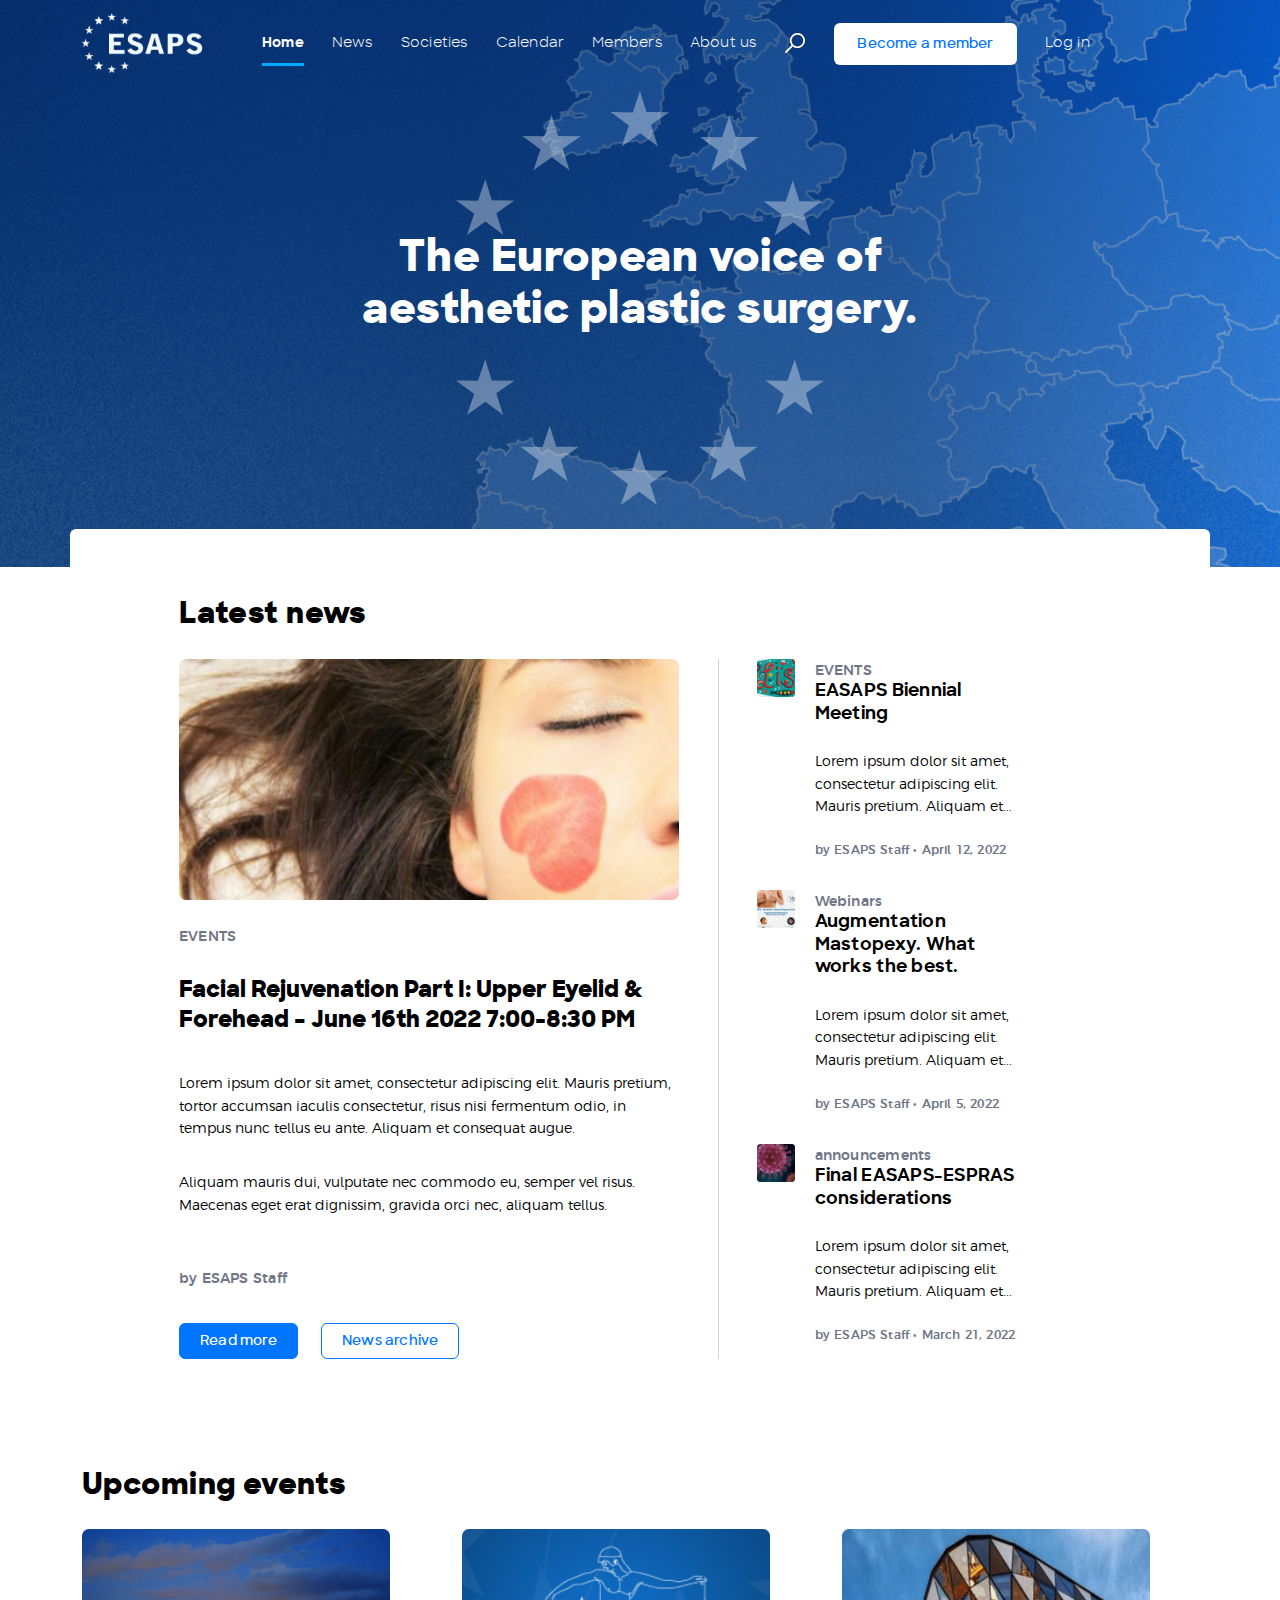
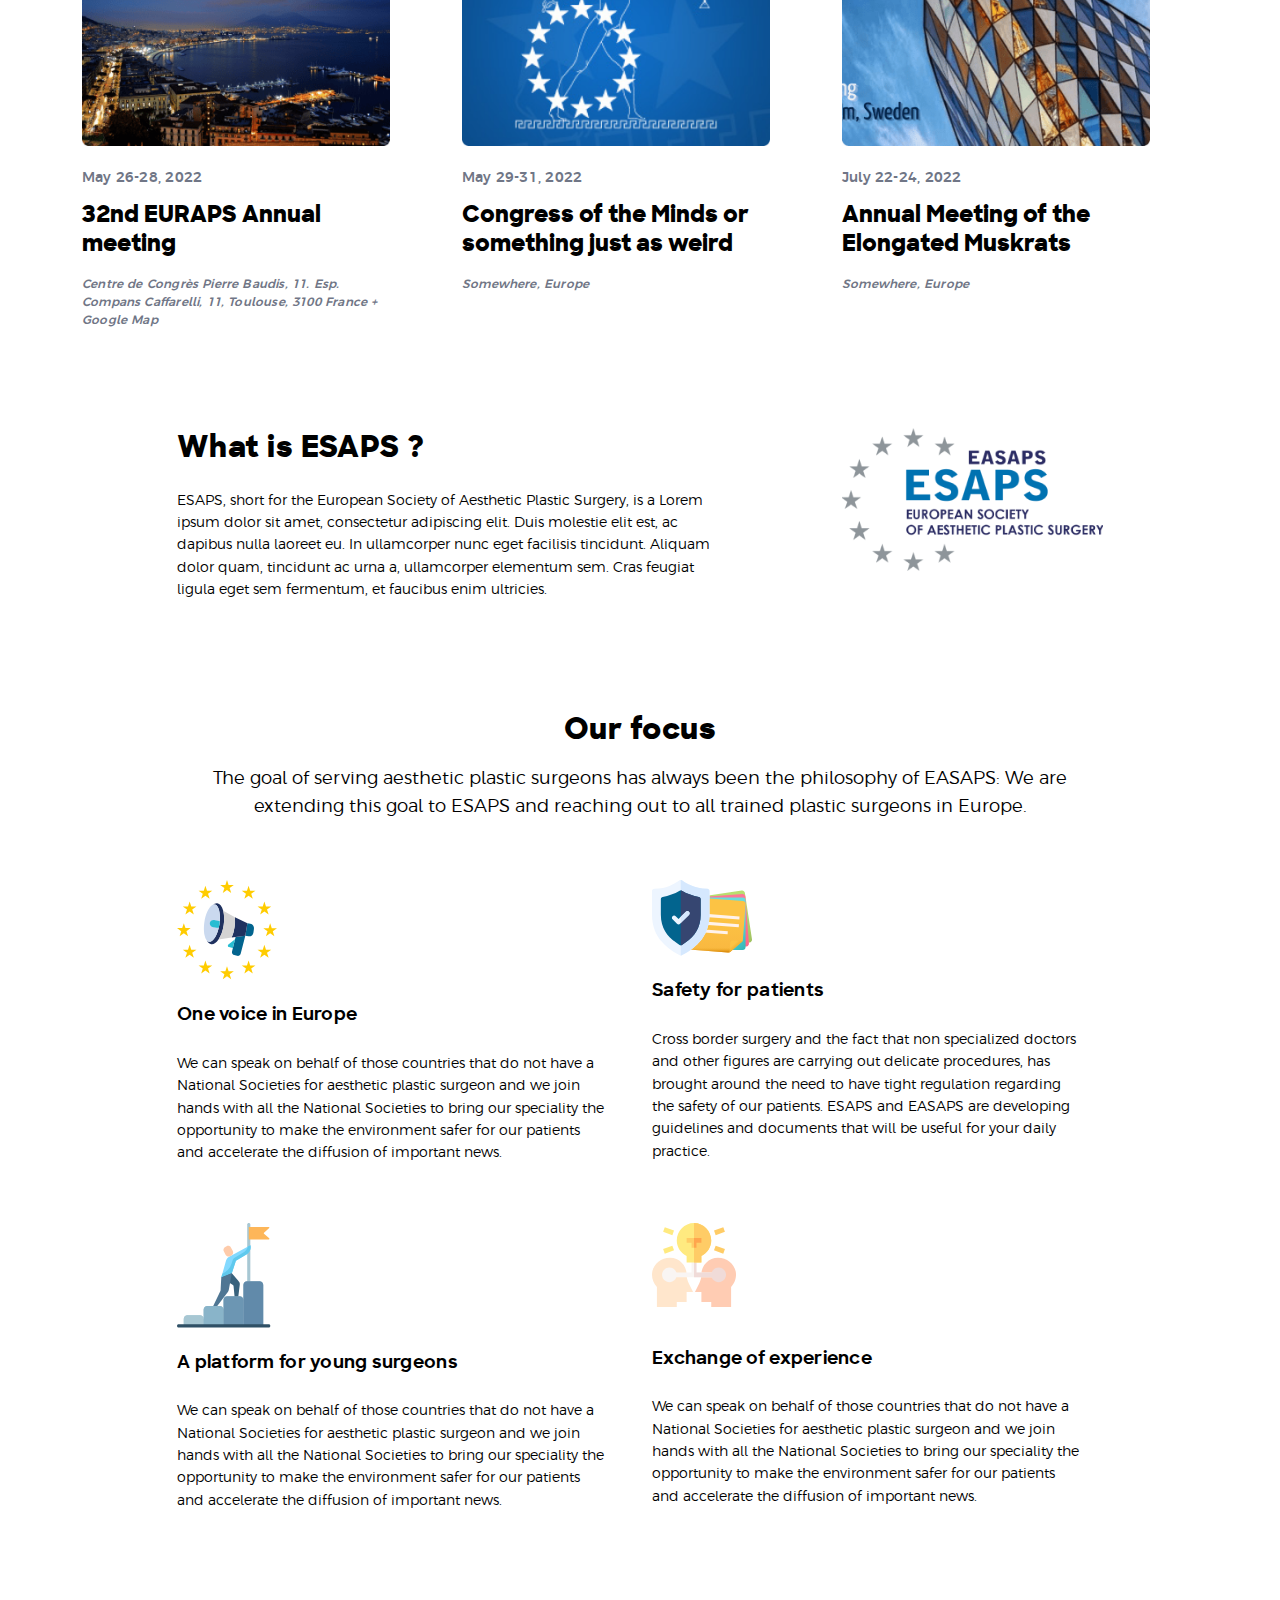
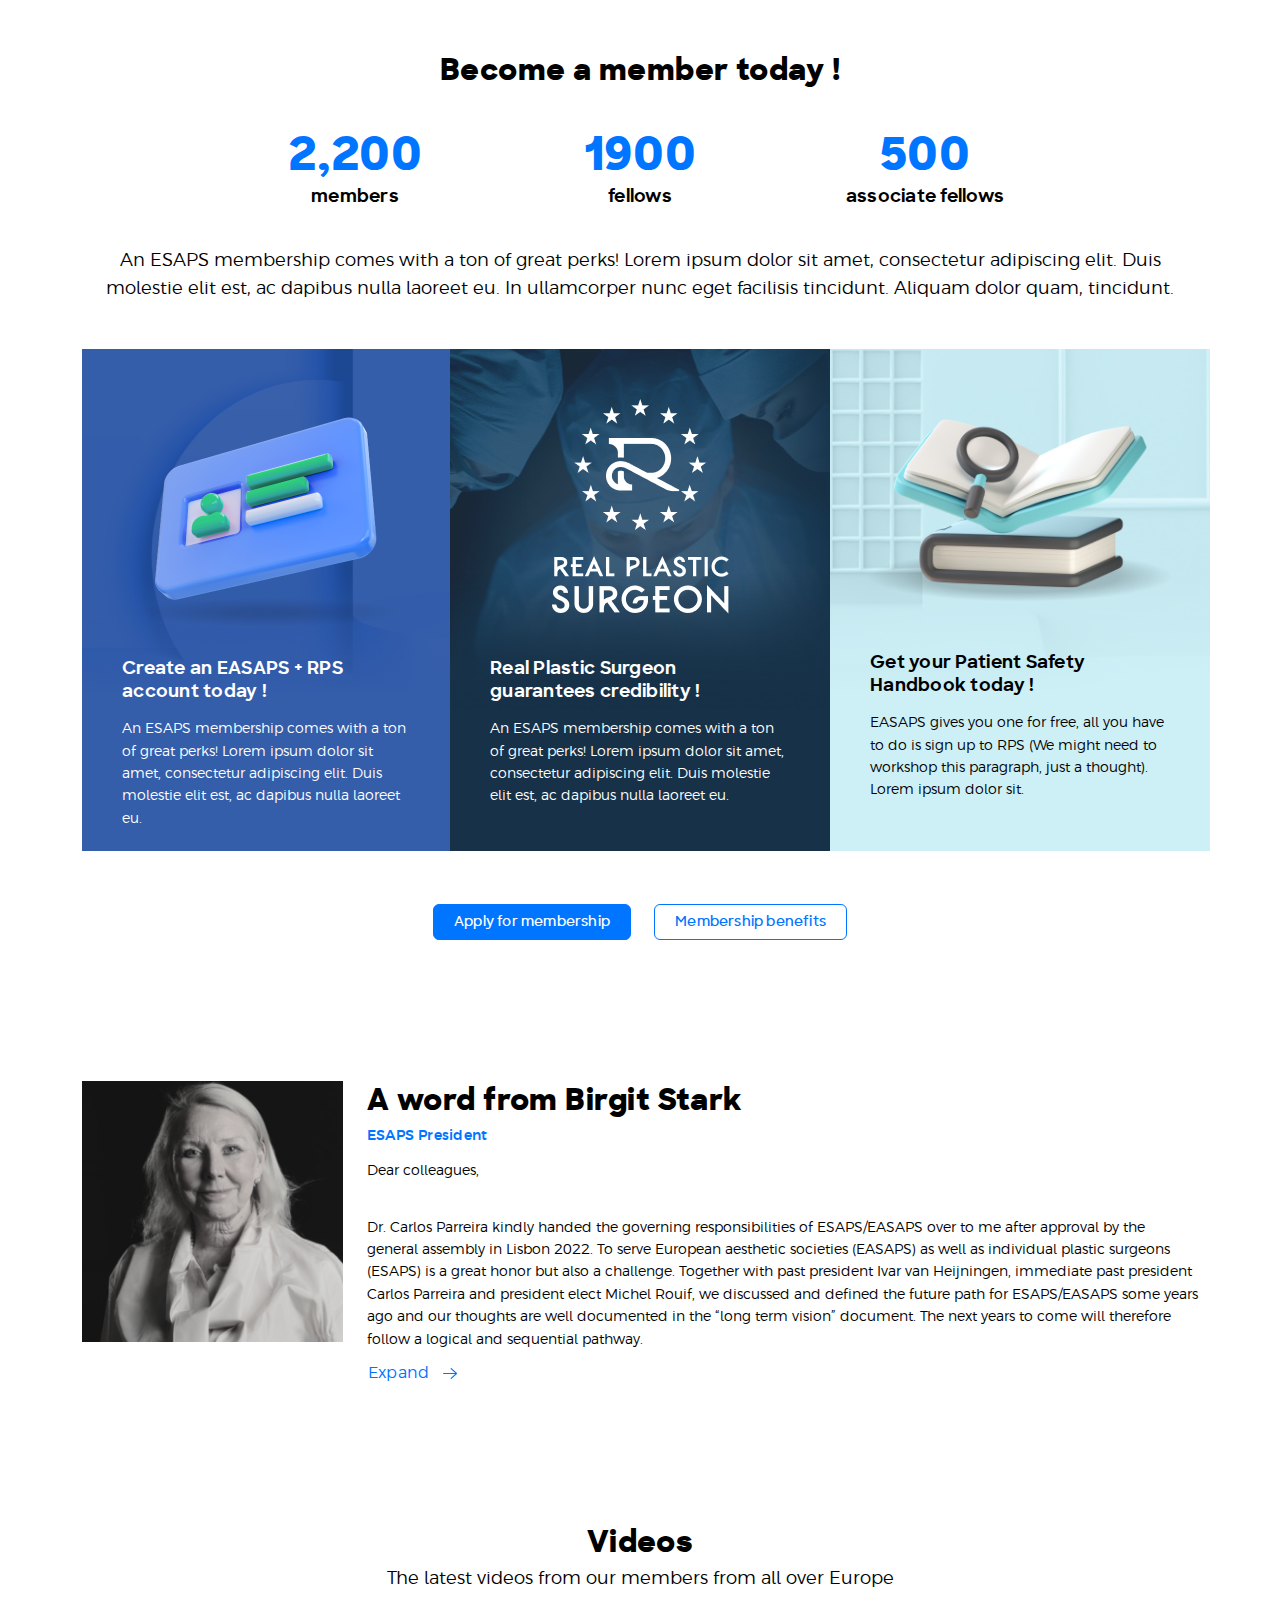
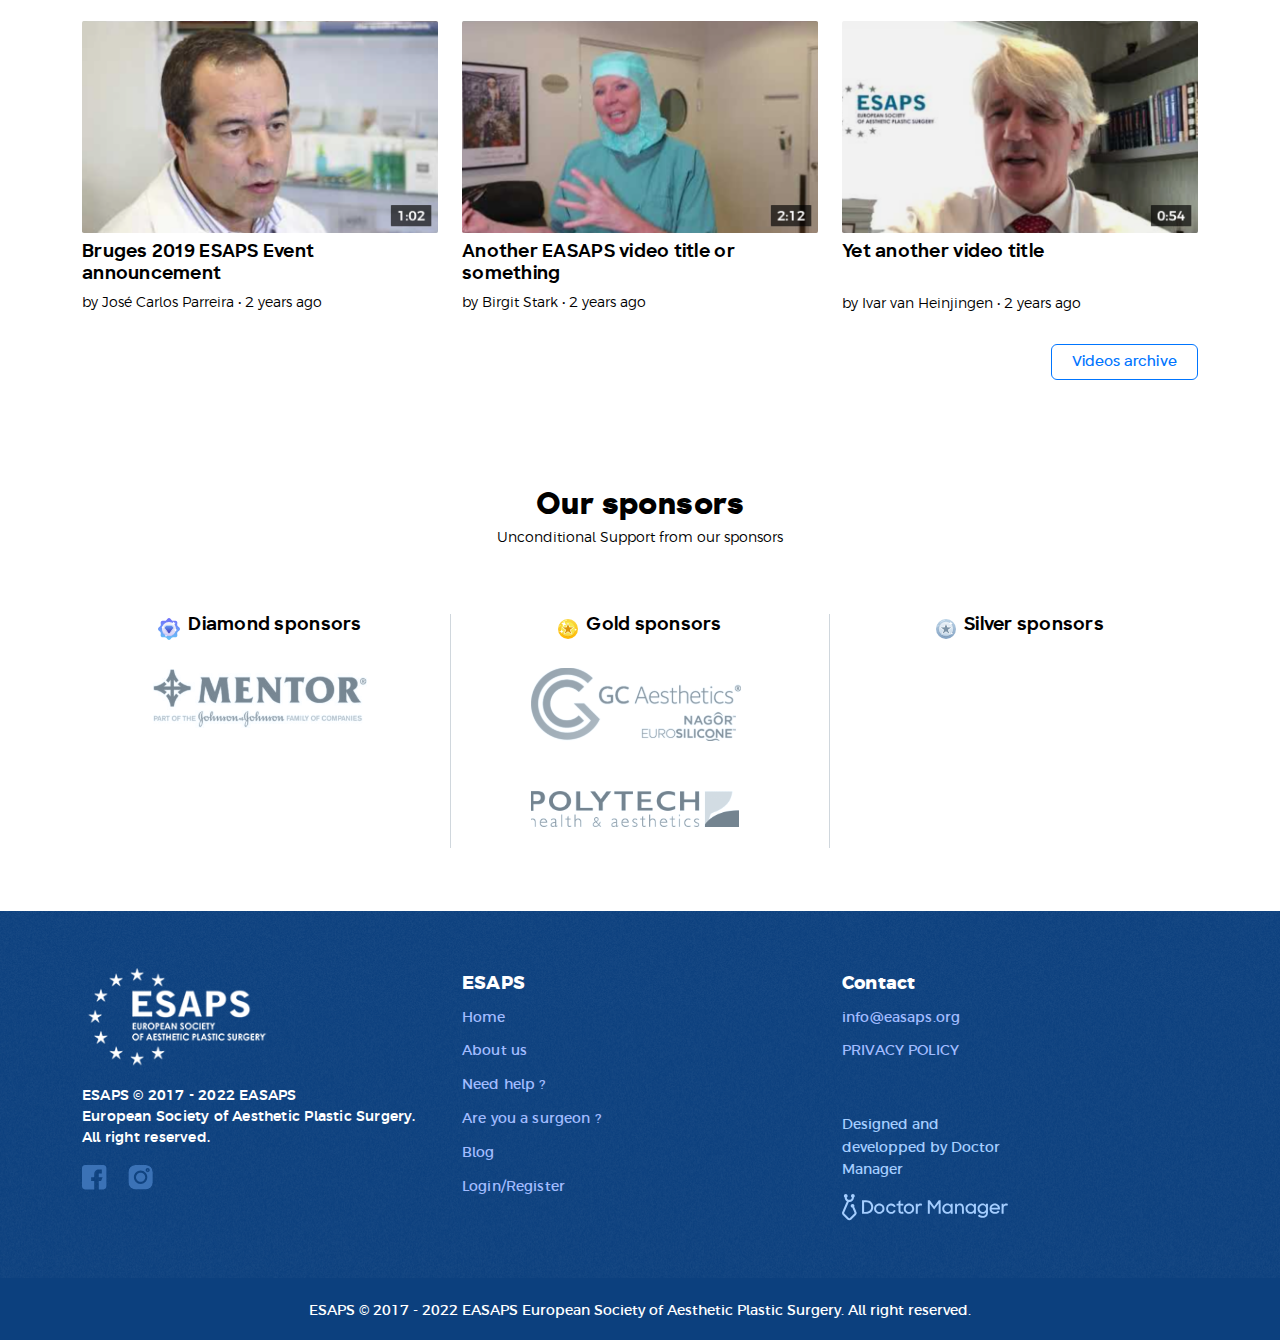
<file: index.html>
<!doctype html>
<html lang="en">

<head>
    <!-- Required meta tags -->
    <meta charset="utf-8">
    <meta name="viewport" content="width=device-width, initial-scale=1">

    <!-- Bootstrap CSS -->
    <link href="css/bootstrap.min.css" rel="stylesheet">
    <link href="css/style.css" rel="stylesheet">
    <link href="css/responsive.css" rel="stylesheet">
    <title>ESAPS</title>
</head>

<body>
    <header class="header-bg">
        <nav class="navbar navbar-expand-lg navbar-light" id="navbar_top">
            <div class="container">
                <a class="navbar-brand n-img" href="index.html">
                    <img src="images/logo.svg" class="img-fluid ">
                </a>
                <a class="navbar-brand  d-none" href="index.html">
                    <img src="images/societ-logo.svg" class="img-fluid">
                </a>
                <button class="navbar-toggler" type="button" data-bs-toggle="collapse" data-bs-target="#navbarNav"
                    aria-controls="navbarNav" aria-expanded="false" aria-label="Toggle navigation">
                    <span class="navbar-toggler-icon"></span>
                </button>
                <div class="collapse navbar-collapse" id="navbarNav">
                    <ul class="navbar-nav">
                        <li class="nav-item">
                            <a class="nav-link active" aria-current="page" href="index.html">Home</a>
                        </li>
                        <li class="nav-item">
                            <a class="nav-link " href="#">News</a>
                        </li>
                        <li class="nav-item">
                            <a class="nav-link " href="societies.html">Societies</a>
                        </li>
                        <li class="nav-item">
                            <a class="nav-link " href="events.html">Calendar</a>
                        </li>
                        <li class="nav-item">
                            <a class="nav-link " href="member.html">Members</a>
                        </li>
                        <li class="nav-item">
                            <a class="nav-link " href="about-us.html">About us</a>
                        </li>
                        <li class="nav-item">
                            <a class="nav-link  n-img" href="#"><img src="images/search.png" class="img-fluid">
                            </a>
                        </li>
                        <li class="nav-item">
                            <a class="nav-link  d-none" href="#"> <img src="images/search-2.png" class="img-fluid">
                            </a>
                        </li>
                        <li class="nav-item">
                            <a class="nav-link btn-member" href="#">Become a member</a>
                        </li>
                        <li class="nav-item">
                            <a class="nav-link" href="login.html">Log in</a>
                        </li>
                    </ul>
                </div>
            </div>
        </nav>
        <div class="container">
            <div class="row justify-content-center">
                <div class="col-md-7">
                    <div class="text-box text-center">
                        <h1>The European voice of
                            aesthetic plastic surgery.</h1>
                    </div>
                </div>
            </div>
        </div>
    </header>
    <!-- ============== latest-news =============== -->
    <section class="news-sec">
        <div class="container">
            <div class="row news-row">
                <h2>Latest news</h2>
                <div class="col-lg-7 news-col">
                    <div class="image-holder">
                        <img src="images/news-img.png" class="img-fluid w-100">
                    </div>
                    <div class="text-box">
                        <h5>EVENTS</h5>
                        <h3>Facial Rejuvenation Part I: Upper Eyelid & Forehead – June 16th 2022 7:00-8:30 PM</h3>
                        <p>Lorem ipsum dolor sit amet, consectetur adipiscing elit. Mauris pretium, tortor accumsan
                            iaculis consectetur, risus nisi fermentum odio, in tempus nunc tellus eu ante. Aliquam et
                            consequat augue.
                        </p>
                        <p class="paragrapgh-space">
                            Aliquam mauris dui, vulputate nec commodo eu, semper vel risus. Maecenas eget erat
                            dignissim, gravida orci nec, aliquam tellus. </p>
                        <h5>by ESAPS Staff</h5>
                        <ul class="d-flex btn-list">
                            <li><a href="#" class="btn btn-primary">Read more</a></li>
                            <li><a href="#" class="btn btn-default">News archive</a></li>
                        </ul>
                    </div>

                </div>
                <div class="col-lg-4 news-col-2 mt-lg-0 mt-5">
                    <a href="#">
                        <ul class="d-flex">
                            <li><img src="images/events.png" class="img-fluid w-100"></li>
                            <li>
                                <div class="text-box">
                                    <h5>EVENTS</h5>
                                    <h4>EASAPS Biennial <br> Meeting</h4>
                                    <p class="pt-2 pt-md-4">Lorem ipsum dolor sit amet, consectetur adipiscing elit.
                                        Mauris
                                        pretium.
                                        Aliquam
                                        et...</p>
                                    <h6 class="pt-4">by ESAPS Staff • <span> April 12, 2022</span></h6>
                                </div>
                            </li>
                        </ul>
                    </a>
                    <a href="#">
                        <ul class="d-flex webinar-sec">
                            <li><img src="images/webinar.png" class="img-fluid w-100"></li>
                            <li>
                                <div class="text-box">
                                    <h5>Webinars</h5>
                                    <h4>Augmentation Mastopexy. What works the best.</h4>
                                    <p class="pt-2 pt-md-4">Lorem ipsum dolor sit amet, consectetur adipiscing elit.
                                        Mauris
                                        pretium.
                                        Aliquam
                                        et...</p>
                                    <h6 class="pt-4">by ESAPS Staff • <span> April 5, 2022</span></h6>
                                </div>
                            </li>
                        </ul>
                    </a>
                    <a href="#">
                        <ul class="d-flex webinar-sec">
                            <li><img src="images/annoucement.png" class="img-fluid w-100"></li>
                            <li>
                                <div class="text-box">
                                    <h5>announcements</h5>
                                    <h4>Final EASAPS-ESPRAS considerations</h4>
                                    <p class="pt-2 pt-md-4">Lorem ipsum dolor sit amet, consectetur adipiscing elit.
                                        Mauris
                                        pretium.
                                        Aliquam
                                        et...</p>
                                    <h6 class="pt-4">by ESAPS Staff • <span> March 21, 2022</span></h6>
                                </div>
                            </li>
                        </ul>
                    </a>
                </div>
            </div>
        </div>
    </section>
    <!-- ============== events-sec =============== -->
    <section class="event-sec">
        <div class="container">
            <h2>Upcoming events</h2>
            <div class="row mt-md-4 mt-0">
                <div class="col-lg-4 col-md-6 mt-md-0 mt-4">
                    <a href="#" class="text-decoration-none">
                        <div class="pe-0 pe-md-5">
                            <img src="images/event-img1.png" class="img-fluid w-100">
                            <div class="text-box">
                                <h5>May 26-28, 2022</h5>
                                <h3>32nd EURAPS Annual meeting</h3>
                                <h6><i>Centre de Congrès Pierre Baudis, 11. Esp. Compans Caffarelli, 11, Toulouse, 3100
                                        France + Google Map</i></h6>
                            </div>
                        </div>
                    </a>
                </div>
                <div class="col-lg-4 col-md-6 mt-md-0 mt-4">
                    <a href="#" class="text-decoration-none">
                        <div class="pe-0 pe-md-5">
                            <img src="images/event-img2.png" class="img-fluid w-100">
                            <div class="text-box">
                                <h5>May 29-31, 2022</h5>
                                <h3>Congress of the Minds or something just as weird</h3>
                                <h6><i>Somewhere, Europe</i></h6>
                            </div>
                        </div>
                    </a>
                </div>
                <div class="col-lg-4 col-md-6 mt-lg-0 mt-4">
                    <a href="#" class="text-decoration-none">
                        <div class="pe-0 pe-md-5">
                            <img src="images/event-img3.png" class="img-fluid w-100">
                            <div class="text-box">
                                <h5>July 22-24, 2022</h5>
                                <h3>Annual Meeting of the Elongated Muskrats</h3>
                                <h6><i>Somewhere, Europe</i></h6>
                            </div>
                        </div>
                    </a>
                </div>
            </div>
        </div>
    </section>
    <!-- ============== esaps-sec =============== -->
    <section class="esaps-sec">
        <div class="container">
            <div class="row justify-content-center">
                <div class="col-lg-6 col-md-7">
                    <div class="text-box">
                        <h2>
                            What is ESAPS ?
                        </h2>
                        <p>ESAPS, short for the European Society of Aesthetic Plastic Surgery, is a Lorem ipsum dolor
                            sit amet, consectetur adipiscing elit. Duis molestie elit est, ac dapibus nulla laoreet eu.
                            In ullamcorper nunc eget facilisis tincidunt. Aliquam dolor quam, tincidunt ac urna a,
                            ullamcorper elementum sem. Cras feugiat ligula eget sem fermentum, et faucibus enim
                            ultricies. </p>
                    </div>
                </div>
                <div class="col-lg-3 col-md-4 offset-md-1 mt-4 mt-md-0">
                    <div class="image-holder text-md-end text-center">
                        <img src="images/esaps.png" class="img-fluid">
                    </div>
                </div>
            </div>
        </div>
    </section>
    <!-- ============== force-sec =============== -->
    <section class="force-sec">
        <div class="container">
            <div class="row justify-content-center">
                <div class="col-md-10">
                    <div class="text-center text-box paragrapgh-size">
                        <h2>Our focus</h2>
                        <p>The goal of serving aesthetic plastic surgeons has always been the philosophy of EASAPS: We
                            are extending this goal to ESAPS and reaching out to all trained plastic surgeons in Europe.
                        </p>
                    </div>
                </div>
            </div>
            <div class="row justify-content-center" id="force-para">
                <div class="col-md-5 text-md-start text-center">
                    <img src="images/force-img.svg" class="img-fluid">
                    <div class="text-box">
                        <h4>One voice in Europe</h4>
                        <p>We can speak on behalf of those countries that do not have a National Societies for aesthetic
                            plastic surgeon and we join hands with all the National Societies to bring our speciality
                            the opportunity to make the environment safer for our patients and accelerate the diffusion
                            of important news.</p>
                    </div>
                </div>
                <div class="col-md-5  text-md-start text-center mt-4 mt-md-0">
                    <img src="images/force-img2.svg" class="img-fluid">
                    <div class="text-box">
                        <h4>Safety for patients</h4>
                        <p>Cross border surgery and the fact that non specialized doctors and other figures are carrying
                            out delicate procedures, has brought around the need to have tight regulation regarding the
                            safety of our patients. ESAPS and EASAPS are developing guidelines and documents that will
                            be useful for your daily practice.</p>
                    </div>
                </div>
            </div>
            <div class="row justify-content-center" id="force-para">
                <div class="col-md-5  text-md-start text-center">
                    <img src="images/force-img3.svg" class="img-fluid">
                    <div class="text-box">
                        <h4>A platform for young surgeons</h4>
                        <p>We can speak on behalf of those countries that do not have a National Societies for aesthetic
                            plastic surgeon and we join hands with all the National Societies to bring our speciality
                            the opportunity to make the environment safer for our patients and accelerate the diffusion
                            of important news.</p>
                    </div>
                </div>
                <div class="col-md-5  text-md-start text-center mt-4 mt-md-0">
                    <img src="images/force-img4.svg" class="img-fluid">
                    <div class="text-box pt-3">
                        <h4>Exchange of experience</h4>
                        <p>We can speak on behalf of those countries that do not have a National Societies for aesthetic
                            plastic surgeon and we join hands with all the National Societies to bring our speciality
                            the opportunity to make the environment safer for our patients and accelerate the diffusion
                            of important news.</p>
                    </div>
                </div>
            </div>
        </div>
    </section>
    <!-- ============== member-sec =============== -->
    <section class="member-sec">
        <div class="container">
            <div class="text-center">
                <h2>Become a member today !</h2>
            </div>
            <div class="row justify-content-center">
                <div class="col-md-3">
                    <div class="text-box text-center">
                        <h1>2,200
                        </h1>
                        <h4>members</h4>
                    </div>
                </div>
                <div class="col-md-3">
                    <div class="text-box text-center">
                        <h1>1900
                        </h1>
                        <h4>fellows</h4>
                    </div>
                </div>
                <div class="col-md-3">
                    <div class="text-box text-center">
                        <h1>500 </h1>
                        <h4>associate fellows</h4>
                    </div>
                </div>
            </div>
            <div class="text-box paragrapgh-size text-center">
                <p>An ESAPS membership comes with a ton of great perks! Lorem ipsum dolor sit amet, consectetur
                    adipiscing elit. Duis molestie elit est, ac dapibus nulla laoreet eu. In ullamcorper nunc eget
                    facilisis tincidunt. Aliquam dolor quam, tincidunt.</p>
            </div>
            <div class="row">
                <div class="col-lg-4 col-md-6 pe-md-0">
                    <div class="card border-0 member-card">
                        <div class="card-body p-0">
                            <div class="image-holder  text-center">
                                <img src="images/member-img1.png" class="img-fluid">
                            </div>
                            <div class="text-box">
                                <h4 class="text-white pt-2">Create an EASAPS + RPS <br> account today !</h4>
                                <p class="text-white">An ESAPS membership comes with a ton of great perks! Lorem ipsum
                                    dolor sit amet, consectetur adipiscing elit. Duis molestie elit est, ac dapibus
                                    nulla laoreet eu.</p>
                            </div>
                        </div>
                    </div>
                </div>
                <div class="col-lg-4 col-md-6 p-md-0">
                    <div class="card border-0 member-card-2">
                        <div class="card-body p-0">
                            <div class="image-holder  text-center">
                                <img src="images/Za logo.png" class="img-fluid">
                            </div>
                            <div class="text-box">
                                <h4 class="text-white pt-2">Real Plastic Surgeon <br> guarantees credibility !</h4>
                                <p class="text-white">An ESAPS membership comes with a ton of great perks! Lorem ipsum
                                    dolor sit amet, consectetur adipiscing elit. Duis molestie elit est, ac dapibus
                                    nulla laoreet eu.</p>
                            </div>
                        </div>
                    </div>
                </div>
                <div class="col-lg-4 col-md-6 ps-lg-0 pe-md-0">
                    <div class="card border-0 member-card-3">
                        <div class="card-body p-0">
                            <div class="image-holder  text-center">
                                <img src="images/member-img3.png" class="img-fluid">
                            </div>
                            <div class="text-box">
                                <h4 class="pt-2">Get your Patient Safety Handbook today !</h4>
                                <p>EASAPS gives you one for free, all you have to do is sign up to RPS (We might need to
                                    workshop this paragraph, just a thought). Lorem ipsum dolor sit.</p>
                            </div>
                        </div>
                    </div>
                </div>
            </div>
            <ul class="d-flex justify-content-center">
                <li><a href="#" class="btn btn-primary">Apply for membership</a></li>
                <li><a href="#" class="btn btn-default">Membership benefits</a></li>
            </ul>
        </div>
    </section>
    <!-- ============== president-sec =============== -->
    <section class="president-sec">
        <div class="container">
            <div class="row">
                <div class="col-md-3 text-md-start text-center order-md-1 order-2 mt-4 mt-md-0">
                    <div class="image-holder">
                        <img src="images/president-img.png" class="img-fluid">
                    </div>
                </div>
                <div class="col-md-9 text-md-start text-center order-md-2 order-1">
                    <div class="text-box">
                        <h2>A word from Birgit Stark</h2>
                        <span class="esaps-para">ESAPS President</span>
                        <p class="dear-paragraph">Dear colleagues,</p>

                        <p>Dr. Carlos Parreira kindly handed the governing responsibilities of ESAPS/EASAPS over to me
                            after approval by the general assembly in Lisbon 2022. To serve European aesthetic societies
                            (EASAPS) as well as individual plastic surgeons (ESAPS) is a great honor but also a
                            challenge. Together with past president Ivar van Heijningen, immediate past president Carlos
                            Parreira and president elect Michel Rouif, we discussed and defined the future path for
                            ESAPS/EASAPS some years ago and our thoughts are well documented in the “long term vision”
                            document. The next years to come will therefore follow a logical and sequential pathway.
                        </p>
                    </div>
                    <div class="collapse" id="collapseExample">
                        <p>
                            Dr. Carlos Parreira kindly handed the governing responsibilities of ESAPS/EASAPS over to me
                            after approval by the general assembly in Lisbon 2022. To serve European aesthetic societies
                            (EASAPS) as well as individual plastic surgeons (ESAPS) is a great honor but also a
                            challenge. Together with past president Ivar van Heijningen, immediate past president Carlos
                            Parreira and president elect Michel Rouif, we discussed and defined the future path for
                            ESAPS/EASAPS some years ago and our thoughts are well documented in the “long term vision”
                            document. The next years to come will therefore follow a logical and sequential pathway.
                            During my term 2022 -2024, I will humbly serve to promote our core values so well defined by
                            dedicated and hardworking earlier leaders and individuals of our society. Together with my
                            team, we will focus on creating value for individual members and societies by promoting
                            Aesthetic Plastic and Reconstructive Surgery as one united speciality. In my view, we should
                            bridge the gap between academic reconstructive plastic surgery and aesthetic surgery for the
                            benefit of patients. Understanding and mutual respect for both medical fields can help to
                            improve patients’ outcomes by improved systematic and comprehensive education of young
                            colleagues. It is therefore a pleasure to work on standards for Aesthetic Plastic Surgery
                            training and present regular educational events in Aesthetic Plastic Surgery. Preparation of
                            the scientific programme of the next biennial meeting in Gothenburg, April 24 has already
                            been undertaken.</p>
                        <p class="pt-4">
                            In addition, we offer the excellent “Patient Safety Handbook” edited by Dr. Jesús Benito
                            Ruiz and his team and are preparing a database for relevant scientific publications. Updates
                            on Public Hearings, CEN communications, Medical Device Regulations and interactions with
                            media will be communicated in our newsletters and presidential retreats. Internally, we have
                            much work to do to improve the ESAPS administrative structure and define an internal code of
                            conduct with a background of clear governance definitions and structure. We are expecting
                            interesting discussions and regular interactions with our industry partners with a common
                            endpoint of promoting and improving patient safety.</p>
                        <p class="pt-4">
                            My primary function will be to orchestrate all committees within a democratic environment
                            and spirit to end up with a well performing symphony without dissonances. I value the input
                            and contributions of all aesthetic plastic surgeons in Europe. ESAPS and EASAPS have no
                            future without your valuable confidence in my intentions and aspirations and those of our
                            fantastic colleagues in different committees serving our specialty of Aesthetic Plastic
                            Surgery.</p>
                    </div>
                    <a class="btn btn-expand" data-bs-toggle="collapse" href="#collapseExample" role="button"
                        aria-expanded="false" aria-controls="collapseExample">
                        <span id="btn">Expand </span><img src="images/arrow.svg" class="img-fluid ms-2">
                    </a>
                </div>
            </div>
        </div>
    </section>
    <!-- ============ vedios-sec ================ -->
    <section class="vedios-sec">
        <div class="container">
            <div class="text-box text-center paragrapgh-size">
                <h2>Videos</h2>
                <p>The latest videos from our members from all over Europe</p>
            </div>
            <div class="row">
                <div class="col-md-4">
                    <a href="#">
                        <div class="card border-0">
                            <div class="image-holder">
                                <img src="images/vedio-1.png" class="img-fluid w-100">
                            </div>
                            <div class="text-box pt-2">
                                <h4>Bruges 2019 ESAPS Event announcement</h4>
                                <p class="pt-1">by José Carlos Parreira • 2 years ago</p>
                            </div>
                        </div>
                    </a>
                </div>
                <div class="col-md-4">
                    <a href="#">
                        <div class="card border-0">
                            <div class="image-holder">
                                <img src="images/vedio2.png" class="img-fluid w-100">
                            </div>
                            <div class="text-box pt-2">
                                <h4>Another EASAPS video title or something</h4>
                                <p class="pt-1">by Birgit Stark • 2 years ago</p>
                            </div>
                        </div>
                    </a>
                </div>
                <div class="col-md-4">
                    <a href="#">
                        <div class="card border-0">
                            <div class="image-holder">
                                <img src="images/vedio3.png" class="img-fluid w-100">
                            </div>
                            <div class="text-box pt-2">
                                <h4>Yet another video title</h4><br>
                                <p class="pt-1">by Ivar van Heinjingen • 2 years ago</p>
                            </div>
                        </div>
                    </a>
                </div>
            </div>
            <div class="text-end">
                <a href="#" class="btn btn-default">Videos archive</a>
            </div>
        </div>
    </section>
    <!-- ============ sponser-sec ================ -->
    <section class="sponser-sec">
        <div class="container">
            <div class="text-box text-center" id="sponser">
                <h2>Our sponsors</h2>
                <p>Unconditional Support from our sponsors</p>
            </div>
            <div class="row">
                <div class="col-md-4 pb-md-0 pb-4">
                    <div class="text-box">
                        <ul class="d-flex justify-content-center">
                            <li><img src="images/diamond-sponser.svg" class="img-fluid me-2"></li>
                            <li>
                            <li>
                                <h4>Diamond sponsors</h4>
                            </li>
                            </li>
                        </ul>
                    </div>
                    <div class="image-holder text-center">
                        <img src="images/mentor.svg" class="img-fluid" id="mentor-logo">
                    </div>
                </div>
                <div class="col-md-4 pt-md-0 pt-4" id="seperate">
                    <div class="text-box">
                        <ul class="d-flex justify-content-center">
                            <li><img src="images/gold-sponser.svg" class="img-fluid me-2"></li>
                            <li>
                            <li>
                                <h4>Gold sponsors</h4>
                            </li>
                            </li>
                        </ul>
                    </div>
                    <div class="image-holder text-center">
                        <img src="images/polytech.svg" class="img-fluid mt-3">
                    </div>
                </div>

                <div class="col-md-4 pt-md-0 pt-4">
                    <div class="text-box">
                        <ul class="d-flex justify-content-center">
                            <li><img src="images/silver-sponser.svg" class="img-fluid me-2"></li>
                            <li>
                                <h4>Silver sponsors</h4>
                            </li>
                        </ul>
                    </div>
                </div>
            </div>
        </div>
    </section>
    <!-- ================= footer ================== -->
    <footer class="footer">
        <div class="container">
            <div class="row">
                <div class="col-md-4">
                    <div class="image-holder">
                        <img src="images/footer-logo.svg" class="img-fluid">
                    </div>
                    <div class="text-box  py-3">
                        <h5 class="text-white">ESAPS © 2017 - 2022 EASAPS</h5>
                        <h5 class="text-white"> European Society of Aesthetic Plastic Surgery. All right reserved.</h5>
                    </div>
                    <a href="#"><img src="images/fb.svg" class="img-fluid fb"></a>
                    <a href="#"><img src="images/IG.svg" class="img-fluid fb ms-3"></a>
                </div>
                <div class="col-md-2 mt-md-0 mt-4">
                    <div class="footer-list">
                        <h5 class="pb-2">ESAPS</h5>
                        <ul class="list-unstyled">
                            <li class="pb-2"> <a href="#">Home</a>
                            </li>
                            <li class="pb-2"> <a href="#">About us
                                </a>
                            </li>
                            <li class="pb-2"> <a href="#">Need help ?
                                </a>
                            </li>
                            <li class="pb-2"> <a href="#">Are you a surgeon ?
                                </a>
                            </li>
                            <li class="pb-2"> <a href="#">Blog
                                </a>
                            </li>
                            <li class="pb-2"> <a href="#">Login/Register
                                </a>
                            </li>
                        </ul>
                    </div>
                </div>
                <div class="col-md-2 offset-md-2  mt-md-0 mt-4">
                    <div class="footer-list">
                        <h5 class="mb-2">Contact</h5>
                        <ul class="list-unstyled">
                            <li class="pb-2"> <a href="mailto:someone@example.com">info@easaps.org</a>
                            </li>
                            <li class="pb-2"> <a href="#">PRIVACY POLICY
                                </a>
                            </li>
                        </ul>
                        <h6>Designed and developped by
                            Doctor Manager</h6>
                        <img src="images/doctor-manager.svg" class="img-fluid">
                    </div>
                </div>
            </div>
        </div>
    </footer>
    <div class="copy-right">
        <div class="container">
            <div class="text-center">
                <p>
                    ESAPS © 2017 - 2022 EASAPS European Society of Aesthetic Plastic Surgery. All right reserved.
                </p>
            </div>
        </div>
    </div>
    <!-- Optional JavaScript; choose one of the two! -->

    <!-- Option 1: Bootstrap Bundle with Popper -->
    <script src="js/bootstrap.bundle.min.js"></script>
    <script src="js/main.js"></script>
    <script src="js/jquery.min.js"></script>
    <script>
        document.addEventListener("DOMContentLoaded", function () {
            window.addEventListener('scroll', function () {
                if (window.scrollY > 50) {
                    document.getElementById('navbar_top').classList.add('fixed-top', 'society');
                    // add padding top to show content behind navbar
                    navbar_height = document.querySelector('.navbar').offsetHeight;
                    document.body.style.paddingTop = navbar_height + 'px';
                } else {
                    document.getElementById('navbar_top').classList.remove('fixed-top', 'society');
                    // remove padding top from body
                    document.body.style.paddingTop = '0';
                }
            });
        });
    </script>
</body>

</html>
</file>
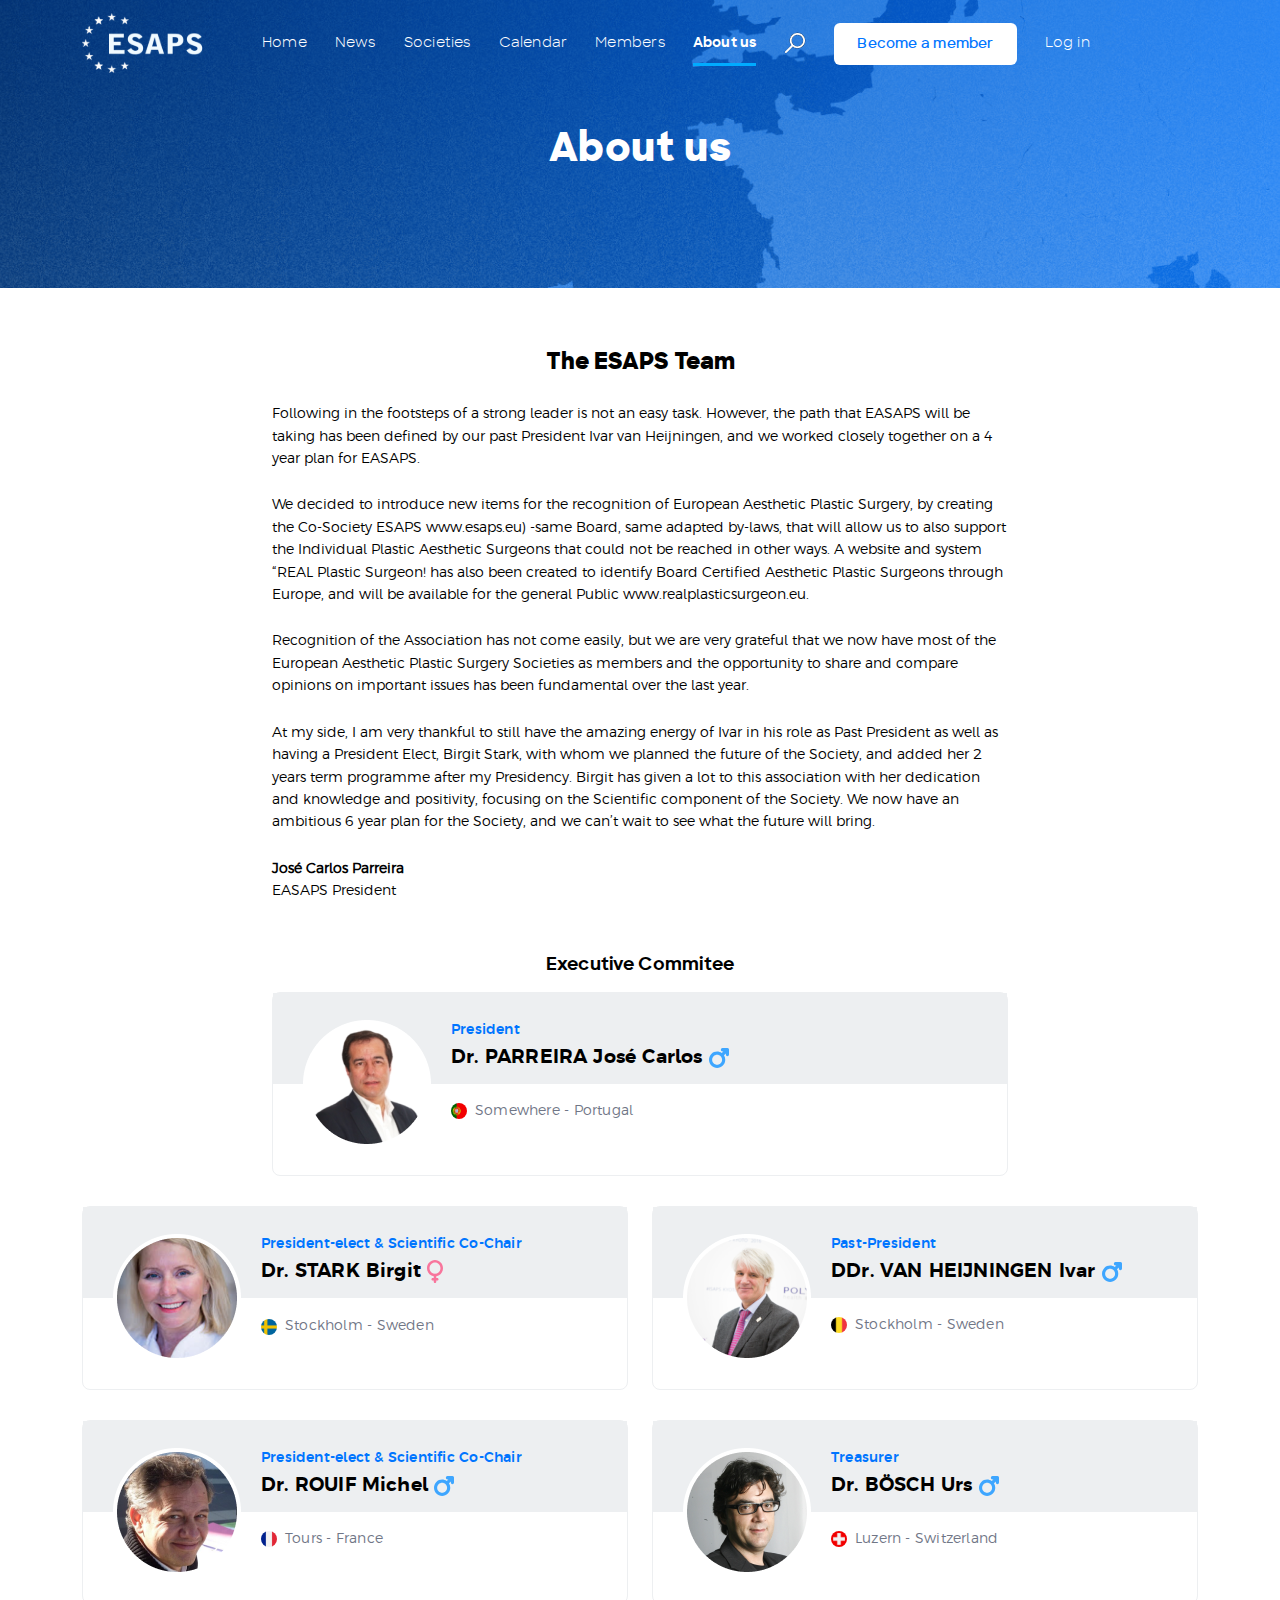
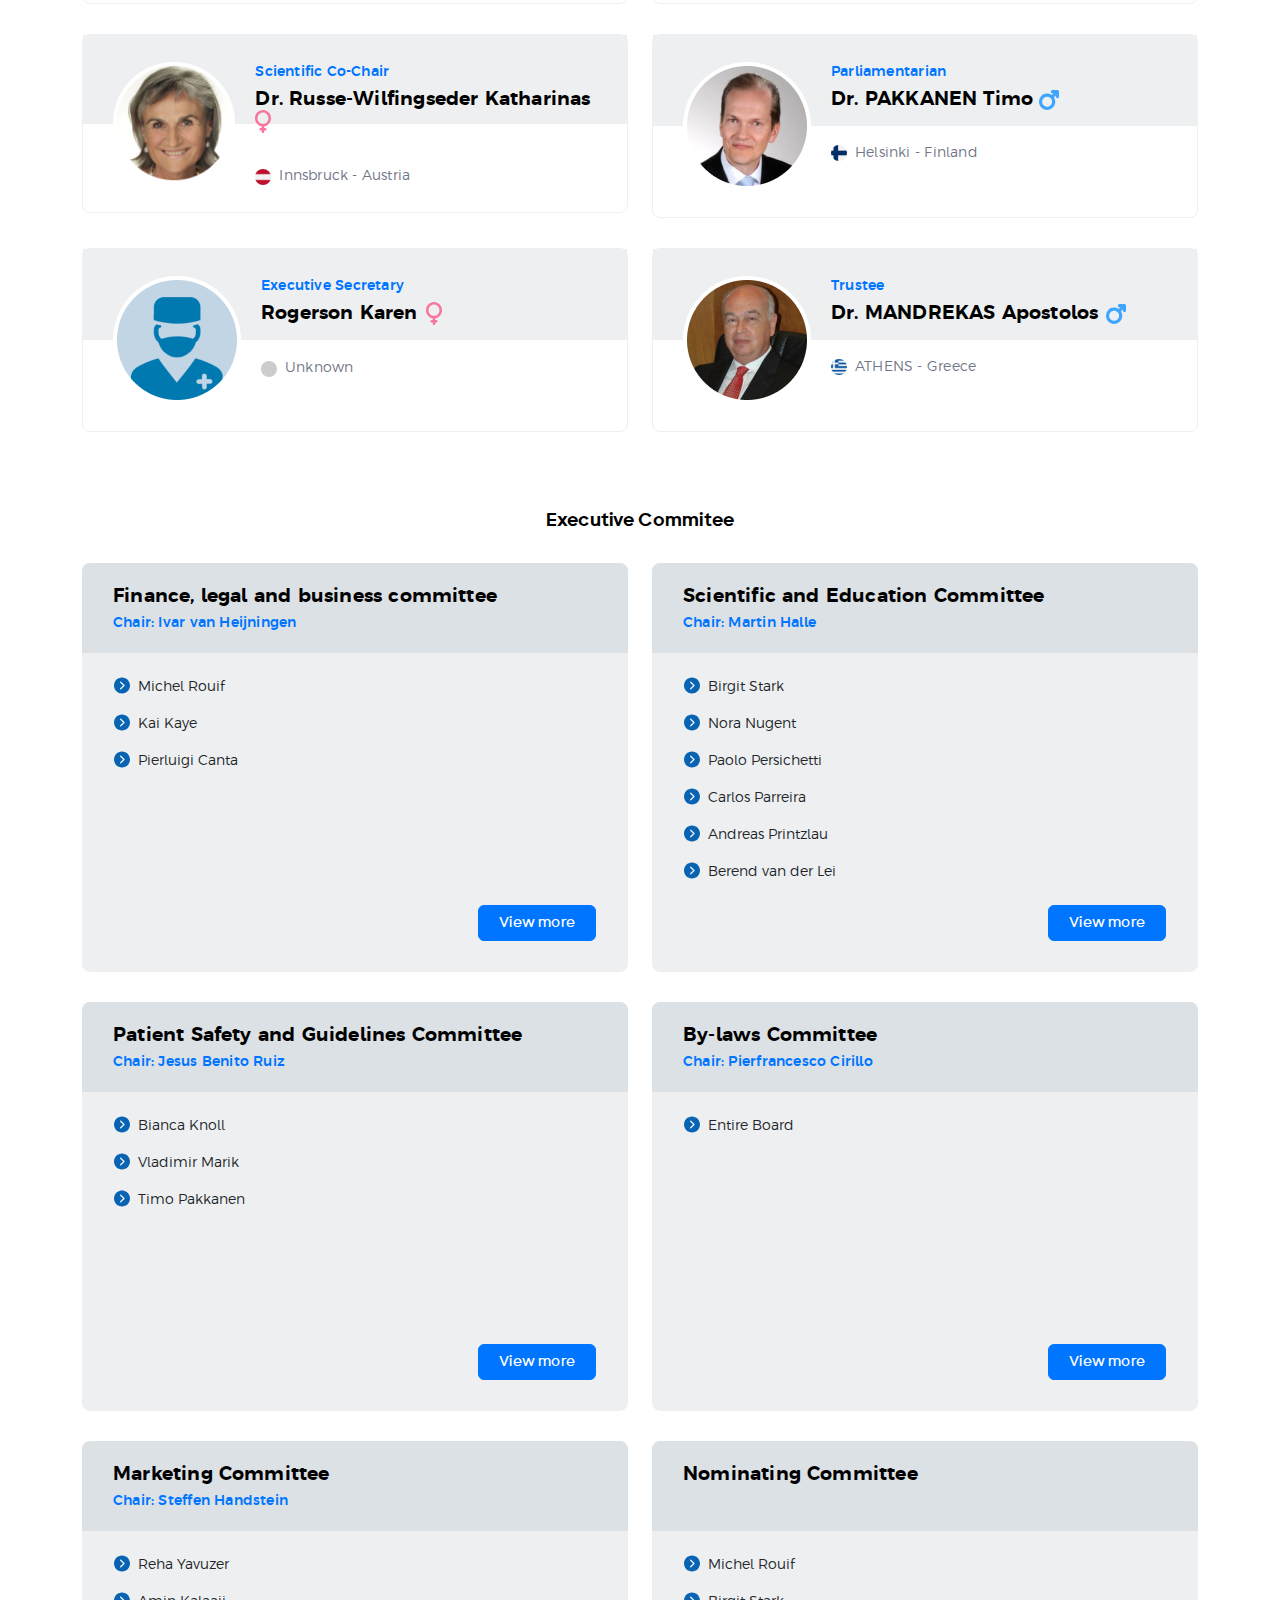
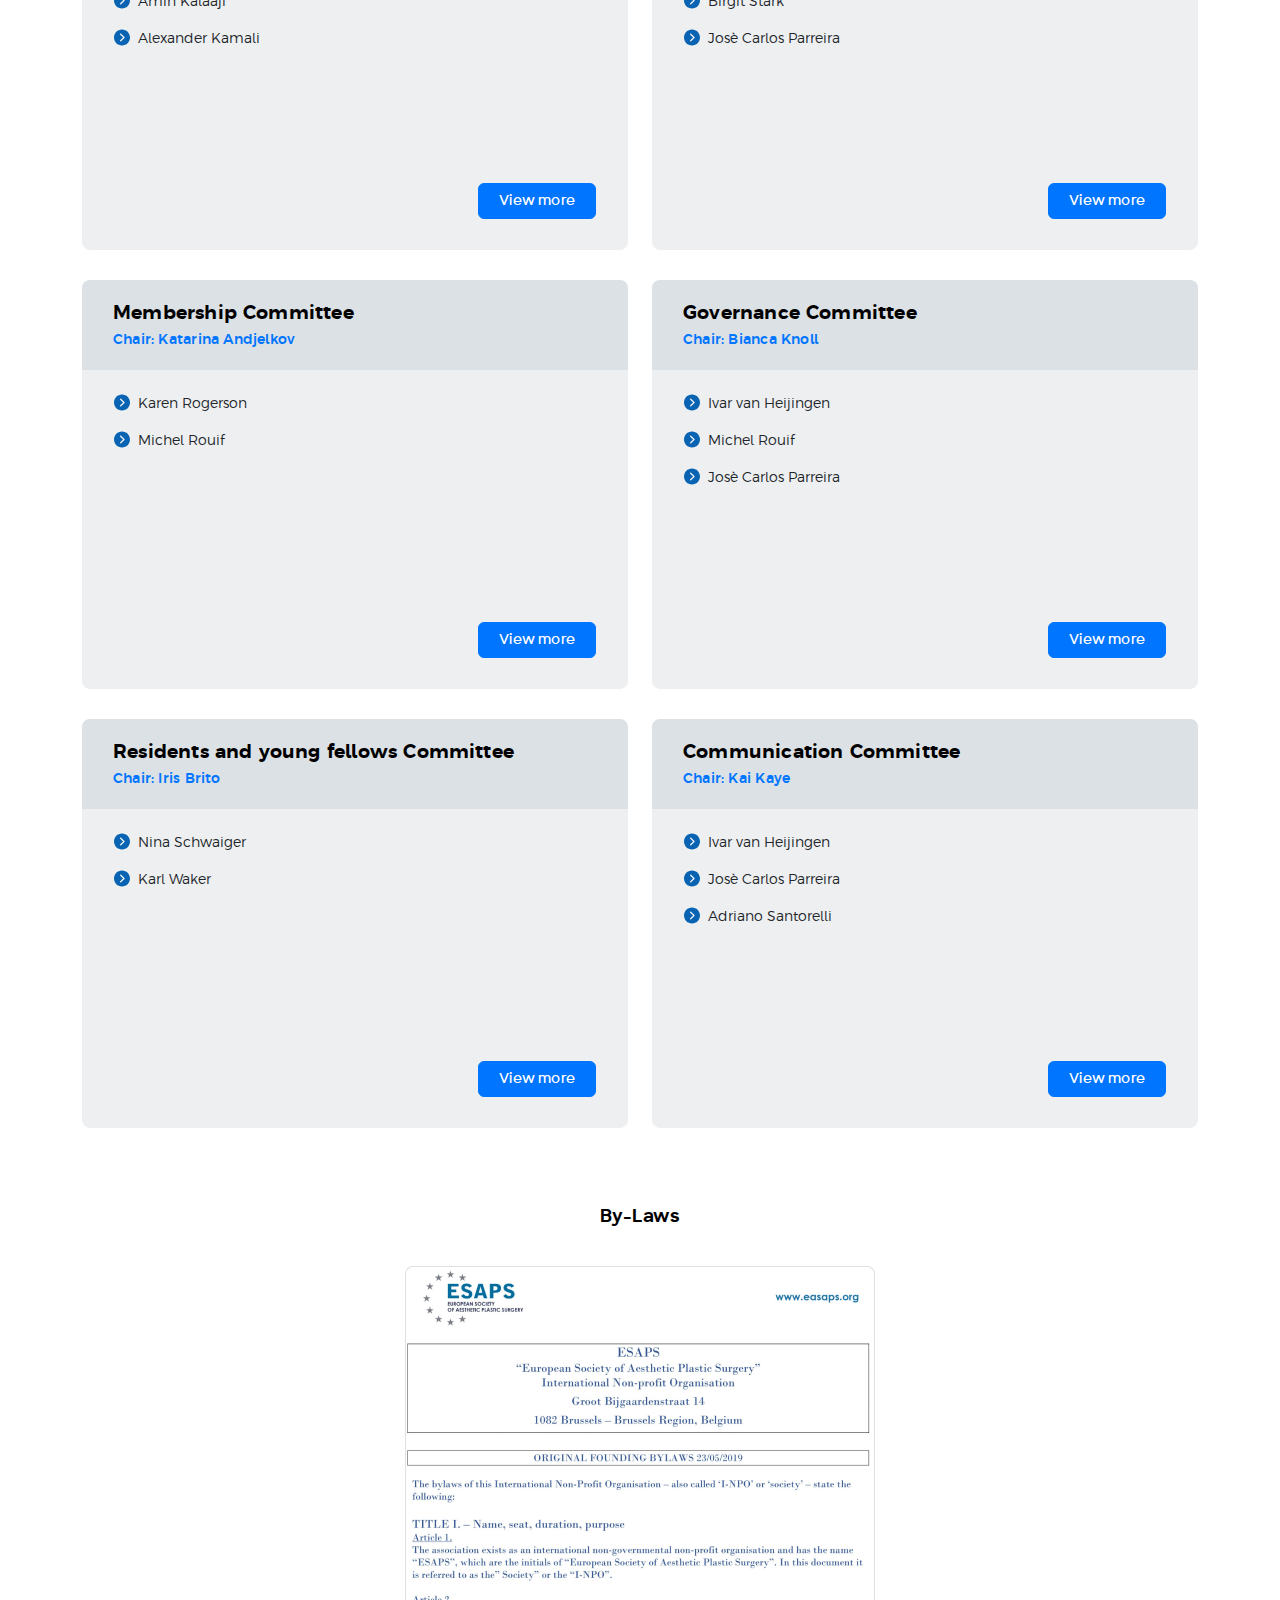
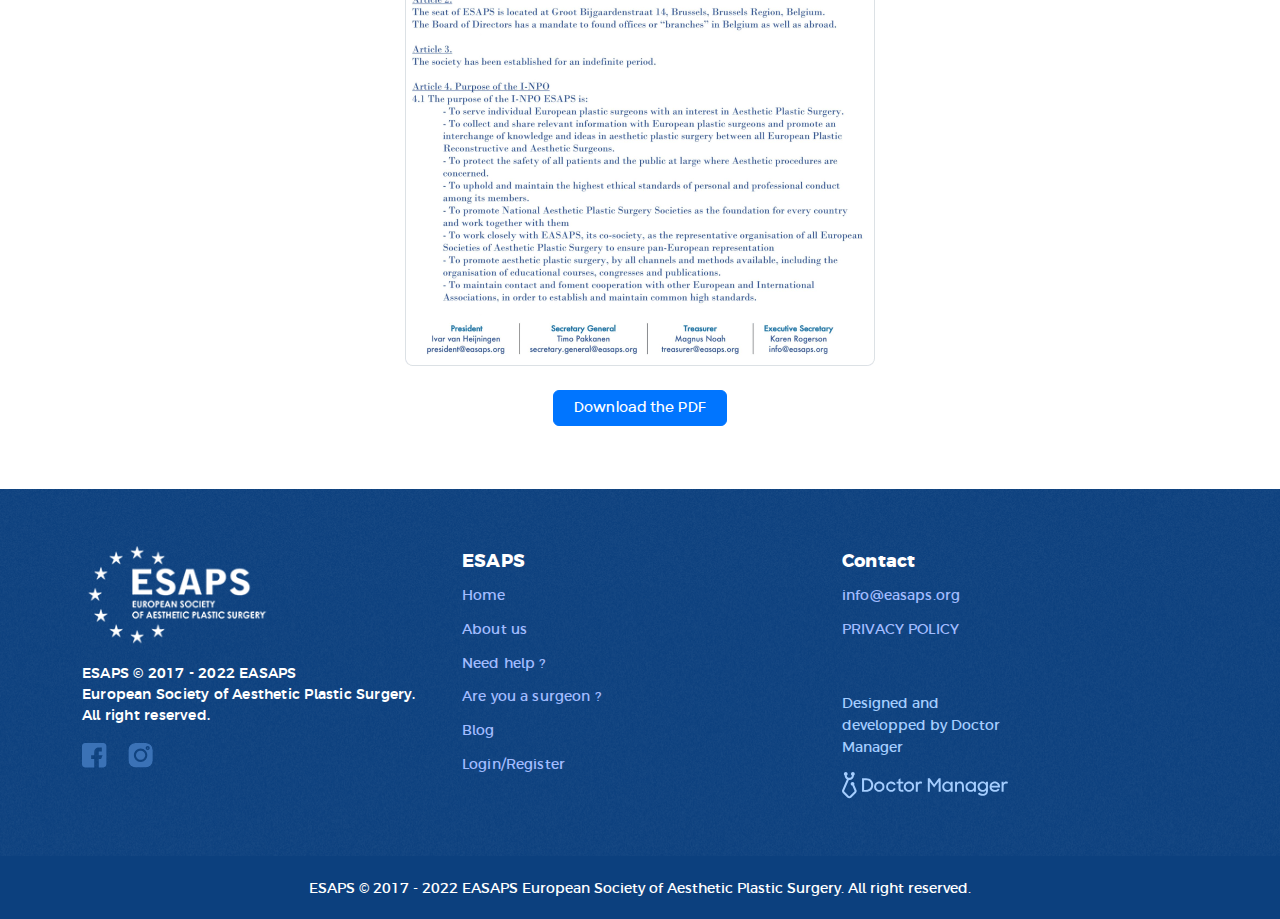
<file: about-us.html>
<!doctype html>
<html lang="en">

<head>
    <!-- Required meta tags -->
    <meta charset="utf-8">
    <meta name="viewport" content="width=device-width, initial-scale=1">

    <!-- Bootstrap CSS -->
    <link href="css/bootstrap.min.css" rel="stylesheet">
    <link href="css/style.css" rel="stylesheet">
    <link rel="stylesheet" href="css/responsive.css">
    <title>ESAPS</title>
</head>

<body>
    <header class="societ">
        <nav class="navbar navbar-expand-lg navbar-light" id="navbar_top">
            <div class="container">
                <a class="navbar-brand n-img" href="index.html">
                    <img src="images/logo.svg" class="img-fluid ">
               </a>
               <a class="navbar-brand  d-none" href="index.html">
               <img src="images/societ-logo.svg" class="img-fluid" >
            </a>
                <button class="navbar-toggler" type="button" data-bs-toggle="collapse" data-bs-target="#navbarNav"
                    aria-controls="navbarNav" aria-expanded="false" aria-label="Toggle navigation">
                    <span class="navbar-toggler-icon"></span>
                </button>
                <div class="collapse navbar-collapse" id="navbarNav">
                    <ul class="navbar-nav">
                        <li class="nav-item">
                            <a class="nav-link "  aria-current="page" href="index.html">Home</a>
                        </li>
                        <li class="nav-item">
                            <a class="nav-link " href="#">News</a>
                        </li>
                        <li class="nav-item">
                            <a class="nav-link" href="societies.html">Societies</a>
                        </li>
                        <li class="nav-item">
                            <a class="nav-link  " href="events.html">Calendar</a>
                        </li>
                        <li class="nav-item">
                            <a class="nav-link  " href="member.html">Members</a>
                        </li>
                        <li class="nav-item">
                            <a class="nav-link active" href="about-us.html">About us</a>
                        </li>
                        <li class="nav-item">
                            <a class="nav-link  n-img"  href="#"><img src="images/search.png" class="img-fluid">
                              </a>
                        </li>
                        <li class="nav-item">
                            <a class="nav-link  d-none" href="#"> <img src="images/search-2.png" class="img-fluid">
                              </a>
                        </li>
                        <li class="nav-item">
                            <a class="nav-link btn-member"  href="#">Become a member</a>
                        </li>
                        <li class="nav-item">
                            <a class="nav-link" href="login.html" >Log in</a>
                        </li>
                    </ul>
                </div>
            </div>
        </nav>
        <div class="container">
            <div class="row justify-content-center">
                <div class="col-md-7">
                    <div class="text-box text-center">
                        <h1>About us</h1>
                    </div>
                </div>
            </div>
        </div>
    </header>
    <!-- ============ team-sec ============= -->
    <section class="team-sec">
        <div class="container">
            <div class="row justify-content-center">
                <div class="col-md-8">
                    <div class=" text-box">
                        <h3 class="text-center">The ESAPS Team</h3>
                        <p class="pt-4"> Following in the footsteps of a strong leader is not an easy task. However, the
                            path that EASAPS will be taking has been defined by our past President Ivar van Heijningen,
                            and we worked closely together on a 4 year plan for EASAPS.
                        </p>

                        <p class="pt-4"> We decided to introduce new items for the recognition of European Aesthetic
                            Plastic Surgery, by creating the Co-Society ESAPS www.esaps.eu) -same Board, same adapted
                            by-laws, that will allow us to also support the Individual Plastic Aesthetic Surgeons that
                            could not be reached in other ways. A website and system “REAL Plastic Surgeon! has also
                            been created to identify Board Certified Aesthetic Plastic Surgeons through Europe, and will
                            be available for the general Public www.realplasticsurgeon.eu.

                        </p>
                        <p class="pt-4">Recognition of the Association has not come easily, but we are very grateful
                            that we now have most of the European Aesthetic Plastic Surgery Societies as members and the
                            opportunity to share and compare opinions on important issues has been fundamental over the
                            last year.
                        </p>

                        <p class="pt-4">At my side, I am very thankful to still have the amazing energy of Ivar in his
                            role as Past President as well as having a President Elect, Birgit Stark, with whom we
                            planned the future of the Society, and added her 2 years term programme after my Presidency.
                            Birgit has given a lot to this association with her dedication and knowledge and positivity,
                            focusing on the Scientific component of the Society. We now have an ambitious 6 year plan
                            for the Society, and we can’t wait to see what the future will bring.
                        </p>
                        <p class="fw-bold pt-4">
                            José Carlos Parreira

                        </p>
                        <p> EASAPS President</p>
                    </div>
                </div>
            </div>
        </div>
    </section>
    <!-- ============== Executive Commitee ============= -->
    <section class="executive-sec">
        <div class="container">
            <div class="row justify-content-center">
                <div class="col-lg-8 col-md-10">
                    <div class="text-box">
                        <h4 class="text-center">Executive Commitee</h4>
                    </div>
                    <div class="card  team-card mt-3">
                        <div class="card-body">
                            <div class="d-md-flex d-block text-md-start text-center">
                                <div class="image-holder">
                                    <img src="images/dr-joes.png" class="img-fluid">
                                </div>
                                <div class="team-box ms-3 ps-1">
                                    <h4 class="esaps-para">President</h4>
                                    <h2 class="pt-2">Dr. PARREIRA José Carlos <img src="images/dr-icon.svg"
                                            class="img-fluid"></h2>
                                    <div class="text-box">
                                        <h5><img src="images/flag-28.svg" class="img-fluid me-2" width="16">Somewhere -
                                            Portugal</h5>
                                    </div>
                                </div>

                            </div>
                        </div>
                    </div>
                </div>
            </div>
            <div class="row justify-content-center">
                <div class="col-lg-6 col-md-10 space">
                    <div class="card  team-card">
                        <div class="card-body">
                            <div class="d-md-flex d-block text-md-start text-center">
                                <div class="image-holder">
                                    <img src="images/co-chair.png" class="img-fluid">
                                </div>
                                <div class="team-box ms-3 ps-1">
                                    <h4 class="esaps-para">President-elect & Scientific Co-Chair</h4>
                                    <h2 class="pt-2">Dr. STARK Birgit <img src="images/family-icon.svg"
                                            class="img-fluid"></h2>
                                    <div class="text-box">
                                        <h5><img src="images/flag-35.svg" class="img-fluid me-2" width="16">Stockholm -
                                            Sweden</h5>
                                    </div>
                                </div>

                            </div>
                        </div>
                    </div>
                </div>
                <div class="col-lg-6 col-md-10 space">
                    <div class="card  team-card">
                        <div class="card-body">
                            <div class="d-md-flex d-block text-md-start text-center">
                                <div class="image-holder">
                                    <img src="images/president.png" class="img-fluid">
                                </div>
                                <div class="team-box ms-3 ps-1">
                                    <h4 class="esaps-para">Past-President</h4>
                                    <h2 class="pt-2">DDr. VAN HEIJNINGEN Ivar <img src="images/dr-icon.svg"
                                            class="img-fluid"></h2>
                                    <div class="text-box">
                                        <h5><img src="images/flag-4.svg" class="img-fluid me-2" width="16">Stockholm -
                                            Sweden</h5>
                                    </div>
                                </div>

                            </div>
                        </div>
                    </div>
                </div>
                <div class="col-lg-6 col-md-10 space">
                    <div class="card  team-card">
                        <div class="card-body">
                            <div class="d-md-flex d-block text-md-start text-center">
                                <div class="image-holder">
                                    <img src="images/secretary.png" class="img-fluid">
                                </div>
                                <div class="team-box ms-3 ps-1">
                                    <h4 class="esaps-para">President-elect & Scientific Co-Chair</h4>
                                    <h2 class="pt-2">Dr. ROUIF Michel <img src="images/dr-icon.svg" class="img-fluid">
                                    </h2>
                                    <div class="text-box">
                                        <h5><img src="images/flag-13.svg" class="img-fluid me-2" width="16">Tours -
                                            France</h5>
                                    </div>
                                </div>

                            </div>
                        </div>
                    </div>
                </div>
                <div class="col-lg-6 col-md-10 space">
                    <div class="card  team-card">
                        <div class="card-body">
                            <div class="d-md-flex d-block text-md-start text-center">
                                <div class="image-holder">
                                    <img src="images/treasure.png" class="img-fluid">
                                </div>
                                <div class="team-box ms-3 ps-1">
                                    <h4 class="esaps-para">Treasurer</h4>
                                    <h2 class="pt-2">Dr. BÖSCH Urs <img src="images/dr-icon.svg" class="img-fluid"></h2>
                                    <div class="text-box">
                                        <h5><img src="images/flag-36.svg" class="img-fluid me-2" width="16">Luzern -
                                            Switzerland</h5>
                                    </div>
                                </div>

                            </div>
                        </div>
                    </div>
                </div>
                <div class="col-lg-6 col-md-10 space">
                    <div class="card  team-card">
                        <div class="card-body">
                            <div class="d-md-flex d-block text-md-start text-center">
                                <div class="image-holder">
                                    <img src="images/scientific.png" class="img-fluid">
                                </div>
                                <div class="team-box ms-3 ps-1">
                                    <h4 class="esaps-para">Scientific Co-Chair</h4>
                                    <h2 class="pt-2">Dr. Russe-Wilfingseder Katharinas <img src="images/family-icon.svg"
                                            class="img-fluid "></h2>
                                    <div class="text-box">
                                        <h5><img src="images/flag-1.svg" class="img-fluid me-2" width="16">Innsbruck -
                                            Austria </h5>
                                    </div>
                                </div>

                            </div>
                        </div>
                    </div>
                </div>
                <div class="col-lg-6 col-md-10 space">
                    <div class="card  team-card">
                        <div class="card-body">
                            <div class="d-md-flex d-block text-md-start text-center">
                                <div class="image-holder">
                                    <img src="images/parliment.png" class="img-fluid">
                                </div>
                                <div class="team-box ms-3 ps-1">
                                    <h4 class="esaps-para">Parliamentarian</h4>
                                    <h2 class="pt-2">Dr. PAKKANEN Timo <img src="images/dr-icon.svg" class="img-fluid">
                                    </h2>
                                    <div class="text-box">
                                        <h5><img src="images/FLAG-FINLAND.svg" class="img-fluid me-2"
                                                width="16">Helsinki - Finland </h5>
                                    </div>
                                </div>

                            </div>
                        </div>
                    </div>
                </div>
                <div class="col-lg-6 col-md-10 space">
                    <div class="card  team-card">
                        <div class="card-body">
                            <div class="d-md-flex d-block text-md-start text-center">
                                <div class="image-holder">
                                    <img src="images/executive.png" class="img-fluid">
                                </div>
                                <div class="team-box ms-3 ps-1">
                                    <h4 class="esaps-para">Executive Secretary</h4>
                                    <h2 class="pt-2">Rogerson Karen<img src="images/family-icon.svg"
                                            class="img-fluid ms-2"></h2>
                                    <div class="text-box">
                                        <h5><img src="images/unknow.svg" class="img-fluid me-2" width="16">Unknown</h5>
                                    </div>
                                </div>

                            </div>
                        </div>
                    </div>
                </div>
                <div class="col-lg-6 col-md-10 space">
                    <div class="card  team-card">
                        <div class="card-body">
                            <div class="d-md-flex d-block text-md-start text-center">
                                <div class="image-holder">
                                    <img src="images/truster.png" class="img-fluid">
                                </div>
                                <div class="team-box ms-3 ps-1">
                                    <h4 class="esaps-para">Trustee</h4>
                                    <h2 class="pt-2">Dr. MANDREKAS Apostolos<img src="images/dr-icon.svg"
                                            class="img-fluid ms-2"></h2>
                                    <div class="text-box">
                                        <h5><img src="images/flag-15.svg" class="img-fluid me-2" width="16">ATHENS -
                                            Greece </h5>
                                    </div>
                                </div>

                            </div>
                        </div>
                    </div>
                </div>
            </div>
        </div>
    </section>
    <!-- =================== commitee ============== -->
    <section class="commite-sec">
        <div class="container">
            <div class="text-box">
                <h4 class="text-center">Executive Commitee</h4>
            </div>
            <div class="row space">
                <div class="col-md-6">
                    <div class="card border-0">
                        <div class="card-heading">
                            <div class="team-card">
                                <h2>Finance, legal and business committee</h2>
                                <h6 class="esaps-para pt-2">Chair: Ivar van Heijningen</h6>
                            </div>
                        </div>
                        <div class="card-body">
                            <ul class="commitee-list">
                                <li class="d-flex"><img src="images/card-arrow.svg" class="img-fluid me-2">
                                    <p>Michel Rouif</p>
                                </li>
                                <li class="d-flex mt-3"><img src="images/card-arrow.svg" class="img-fluid me-2">
                                    <p>Kai Kaye</p>
                                </li>
                                <li class="d-flex mt-3"><img src="images/card-arrow.svg" class="img-fluid me-2">
                                    <p>Pierluigi Canta
                                    </p>
                                </li>
                            </ul>
                            <div class="text-end">
                                <a href="#" class="btn btn-primary">View more</a>
                            </div>
                        </div>
                    </div>
                </div>
                <div class="col-md-6 mt-md-0 mt-4">
                    <div class="card border-0">
                        <div class="card-heading">
                            <div class="team-card">
                                <h2>Scientific and Education Committee</h2>
                                <h6 class="esaps-para pt-2">Chair: Martin Halle</h6>
                            </div>
                        </div>
                        <div class="card-body">
                            <ul class="commitee-list">
                                <li class="d-flex"><img src="images/card-arrow.svg" class="img-fluid me-2">
                                    <p>Birgit Stark</p>
                                </li>
                                <li class="d-flex mt-3"><img src="images/card-arrow.svg" class="img-fluid me-2">
                                    <p>Nora Nugent</p>
                                </li>
                                <li class="d-flex mt-3"><img src="images/card-arrow.svg" class="img-fluid me-2">
                                    <p>Paolo Persichetti
                                    </p>
                                </li>
                                <li class="d-flex mt-3"><img src="images/card-arrow.svg" class="img-fluid me-2">
                                    <p>Carlos Parreira</p>
                                </li>
                                <li class="d-flex mt-3"><img src="images/card-arrow.svg" class="img-fluid me-2">
                                    <p>Andreas Printzlau</p>
                                </li>
                                <li class="d-flex mt-3"><img src="images/card-arrow.svg" class="img-fluid me-2">
                                    <p>Berend van der Lei</p>
                                </li>
                            </ul>
                            <div class="text-end">
                                <a href="#" class="btn btn-primary">View more</a>
                            </div>
                        </div>
                    </div>
                </div>
                <div class="col-md-6 space">
                    <div class="card border-0">
                        <div class="card-heading">
                            <div class="team-card">
                                <h2>Patient Safety and Guidelines Committee
                                </h2>
                                <h6 class="esaps-para pt-2">Chair: Jesus Benito Ruiz</h6>
                            </div>
                        </div>
                        <div class="card-body">
                            <ul class="commitee-list">
                                <li class="d-flex"><img src="images/card-arrow.svg" class="img-fluid me-2">
                                    <p>Bianca Knoll</p>
                                </li>
                                <li class="d-flex mt-3"><img src="images/card-arrow.svg" class="img-fluid me-2">
                                    <p>Vladimir Marik
                                    </p>
                                </li>
                                <li class="d-flex mt-3"><img src="images/card-arrow.svg" class="img-fluid me-2">
                                    <p>Timo Pakkanen
                                    </p>
                                </li>
                            </ul>
                            <div class="text-end">
                                <a href="#" class="btn btn-primary">View more</a>
                            </div>
                        </div>
                    </div>
                </div>
                <div class="col-md-6 space">
                    <div class="card border-0">
                        <div class="card-heading">
                            <div class="team-card">
                                <h2>By-laws Committee
                                </h2>
                                <h6 class="esaps-para pt-2">Chair: Pierfrancesco Cirillo</h6>
                            </div>
                        </div>
                        <div class="card-body">
                            <ul class="commitee-list">
                                <li class="d-flex"><img src="images/card-arrow.svg" class="img-fluid me-2">
                                    <p>Entire Board</p>
                                </li>
                            </ul>
                            <div class="text-end">
                                <a href="#" class="btn btn-primary">View more</a>
                            </div>
                        </div>
                    </div>
                </div>
                <div class="col-md-6 space">
                    <div class="card border-0">
                        <div class="card-heading">
                            <div class="team-card">
                                <h2>Marketing Committee
                                </h2>
                                <h6 class="esaps-para pt-2">Chair: Steffen Handstein
                                </h6>
                            </div>
                        </div>
                        <div class="card-body">
                            <ul class="commitee-list">
                                <li class="d-flex"><img src="images/card-arrow.svg" class="img-fluid me-2">
                                    <p>Reha Yavuzer</p>
                                </li>
                                <li class="d-flex mt-3"><img src="images/card-arrow.svg" class="img-fluid me-2">
                                    <p>Amin Kalaaji</p>
                                </li>
                                <li class="d-flex mt-3"><img src="images/card-arrow.svg" class="img-fluid me-2">
                                    <p>Alexander Kamali</p>
                                </li>
                            </ul>
                            <div class="text-end">
                                <a href="#" class="btn btn-primary">View more</a>
                            </div>
                        </div>
                    </div>
                </div>
                <div class="col-md-6 space">
                    <div class="card border-0">
                        <div class="card-heading">
                            <div class="team-card">
                                <h2>Nominating Committee
                                </h2>
                                <br>
                            </div>
                        </div>
                        <div class="card-body">
                            <ul class="commitee-list">
                                <li class="d-flex"><img src="images/card-arrow.svg" class="img-fluid me-2">
                                    <p>Michel Rouif</p>
                                </li>
                                <li class="d-flex mt-3"><img src="images/card-arrow.svg" class="img-fluid me-2">
                                    <p>Birgit Stark</p>
                                </li>
                                <li class="d-flex mt-3"><img src="images/card-arrow.svg" class="img-fluid me-2">
                                    <p>Josè Carlos Parreira</p>
                                </li>
                            </ul>
                            <div class="text-end">
                                <a href="#" class="btn btn-primary">View more</a>
                            </div>
                        </div>
                    </div>
                </div>
                <div class="col-md-6 space">
                    <div class="card border-0">
                        <div class="card-heading">
                            <div class="team-card">
                                <h2>Membership Committee
                                </h2>
                                <h6 class="esaps-para pt-2">Chair: Katarina Andjelkov
                                </h6>
                            </div>
                        </div>
                        <div class="card-body">
                            <ul class="commitee-list">
                                <li class="d-flex"><img src="images/card-arrow.svg" class="img-fluid me-2">
                                    <p>Karen Rogerson</p>
                                </li>
                                <li class="d-flex mt-3"><img src="images/card-arrow.svg" class="img-fluid me-2">
                                    <p>Michel Rouif</p>
                                </li>
                            </ul>
                            <div class="text-end">
                                <a href="#" class="btn btn-primary">View more</a>
                            </div>
                        </div>
                    </div>
                </div>
                <div class="col-md-6 space">
                    <div class="card border-0">
                        <div class="card-heading">
                            <div class="team-card">
                                <h2>Governance Committee
                                </h2>
                                <h6 class="esaps-para pt-2">Chair: Bianca Knoll
                                </h6>
                            </div>
                        </div>
                        <div class="card-body">
                            <ul class="commitee-list">
                                <li class="d-flex"><img src="images/card-arrow.svg" class="img-fluid me-2">
                                    <p>Ivar van Heijingen</p>
                                </li>
                                <li class="d-flex mt-3"><img src="images/card-arrow.svg" class="img-fluid me-2">
                                    <p>Michel Rouif</p>
                                </li>
                                <li class="d-flex mt-3"><img src="images/card-arrow.svg" class="img-fluid me-2">
                                    <p>Josè Carlos Parreira</p>
                                </li>
                            </ul>
                            <div class="text-end">
                                <a href="#" class="btn btn-primary">View more</a>
                            </div>
                        </div>
                    </div>
                </div>
                <div class="col-md-6 space">
                    <div class="card border-0">
                        <div class="card-heading">
                            <div class="team-card">
                                <h2>Residents and young fellows Committee
                                </h2>
                                <h6 class="esaps-para pt-2">Chair: Iris Brito
                                </h6>
                            </div>
                        </div>
                        <div class="card-body">
                            <ul class="commitee-list">
                                <li class="d-flex"><img src="images/card-arrow.svg" class="img-fluid me-2">
                                    <p>Nina Schwaiger</p>
                                </li>
                                <li class="d-flex mt-3"><img src="images/card-arrow.svg" class="img-fluid me-2">
                                    <p>Karl Waker</p>
                                </li>
                            </ul>
                            <div class="text-end">
                                <a href="#" class="btn btn-primary">View more</a>
                            </div>
                        </div>
                    </div>
                </div>
                <div class="col-md-6 space">
                    <div class="card border-0">
                        <div class="card-heading">
                            <div class="team-card">
                                <h2>Communication Committee
                                </h2>
                                <h6 class="esaps-para pt-2">Chair: Kai Kaye
                                </h6>
                            </div>
                        </div>
                        <div class="card-body">
                            <ul class="commitee-list">
                                <li class="d-flex"><img src="images/card-arrow.svg" class="img-fluid me-2">
                                    <p>Ivar van Heijingen</p>
                                </li>
                                <li class="d-flex mt-3"><img src="images/card-arrow.svg" class="img-fluid me-2">
                                    <p>Josè Carlos Parreira</p>
                                </li>
                                <li class="d-flex mt-3"><img src="images/card-arrow.svg" class="img-fluid me-2">
                                    <p>Adriano Santorelli</p>
                                </li>
                            </ul>
                            <div class="text-end">
                                <a href="#" class="btn btn-primary">View more</a>
                            </div>
                        </div>
                    </div>
                </div>
            </div>
        </div>
    </section>
    <!-- =================== law ============== -->
    <section class="space pt-5">
        <div class="container">
            <div class="text-box">
                <h4 class="text-center">By-Laws</h4>
            </div>
            <div class="row space pt-2 pb-4">
                <div class="col-md-12">
                    <div class="image-holder text-center">
                        <img src="images/law.png" class="img-fluid">
                    </div>
                </div>
            </div>
            <div class="text-center">
                <a href="#" class="btn btn-primary">Download the PDF</a>
            </div>
        </div>
    </section>
    <!-- ================= footer ================== -->
    <footer class="footer">
        <div class="container">
            <div class="row">
                <div class="col-md-4">
                    <div class="image-holder">
                        <img src="images/footer-logo.svg" class="img-fluid">
                    </div>
                    <div class="text-box  py-3">
                        <h5 class="text-white">ESAPS © 2017 - 2022 EASAPS</h5>
                        <h5 class="text-white"> European Society of Aesthetic Plastic Surgery. All right reserved.</h5>
                    </div>
                    <a href="#"><img src="images/fb.svg" class="img-fluid fb"></a>
                    <a href="#"><img src="images/IG.svg" class="img-fluid fb ms-3"></a>
                </div>
                <div class="col-md-2 mt-md-0 mt-4">
                    <div class="footer-list">
                        <h5 class="pb-2">ESAPS</h5>
                        <ul class="list-unstyled">
                            <li class="pb-2"> <a href="#">Home</a>
                            </li>
                            <li class="pb-2"> <a href="#">About us
                                </a>
                            </li>
                            <li class="pb-2"> <a href="#">Need help ?
                                </a>
                            </li>
                            <li class="pb-2"> <a href="#">Are you a surgeon ?
                                </a>
                            </li>
                            <li class="pb-2"> <a href="#">Blog
                                </a>
                            </li>
                            <li class="pb-2"> <a href="#">Login/Register
                                </a>
                            </li>
                        </ul>
                    </div>
                </div>
                <div class="col-md-2 offset-md-2  mt-md-0 mt-4">
                    <div class="footer-list">
                        <h5 class="mb-2">Contact</h5>
                        <ul class="list-unstyled">
                            <li class="pb-2"> <a href="mailto:someone@example.com">info@easaps.org</a>
                            </li>
                            <li class="pb-2"> <a href="#">PRIVACY POLICY
                                </a>
                            </li>
                        </ul>
                        <h6>Designed and developped by
                            Doctor Manager</h6>
                        <img src="images/doctor-manager.svg" class="img-fluid">
                    </div>
                </div>
            </div>
        </div>
    </footer>
    <div class="copy-right">
        <div class="container">
            <div class="text-center">
                <p>
                    ESAPS © 2017 - 2022 EASAPS European Society of Aesthetic Plastic Surgery. All right reserved.
                </p>
            </div>
        </div>
    </div>
    <!-- Optional JavaScript; choose one of the two! -->

    <!-- Option 1: Bootstrap Bundle with Popper -->
    <script src="js/bootstrap.bundle.min.js"></script>
    <script src="js/jquery.min.js"></script>
    <script src="js/main.js"></script>
    <script>
        document.addEventListener("DOMContentLoaded", function () {
            window.addEventListener('scroll', function () {
                if (window.scrollY > 50) {
                    document.getElementById('navbar_top').classList.add('fixed-top', 'society');
                    // add padding top to show content behind navbar
                    navbar_height = document.querySelector('.navbar').offsetHeight;
                    document.body.style.paddingTop = navbar_height + 'px';
                } else {
                    document.getElementById('navbar_top').classList.remove('fixed-top', 'society');
                    // remove padding top from body
                    document.body.style.paddingTop = '0';
                }
            });
        });
    </script>
</body>

</html>
</file>
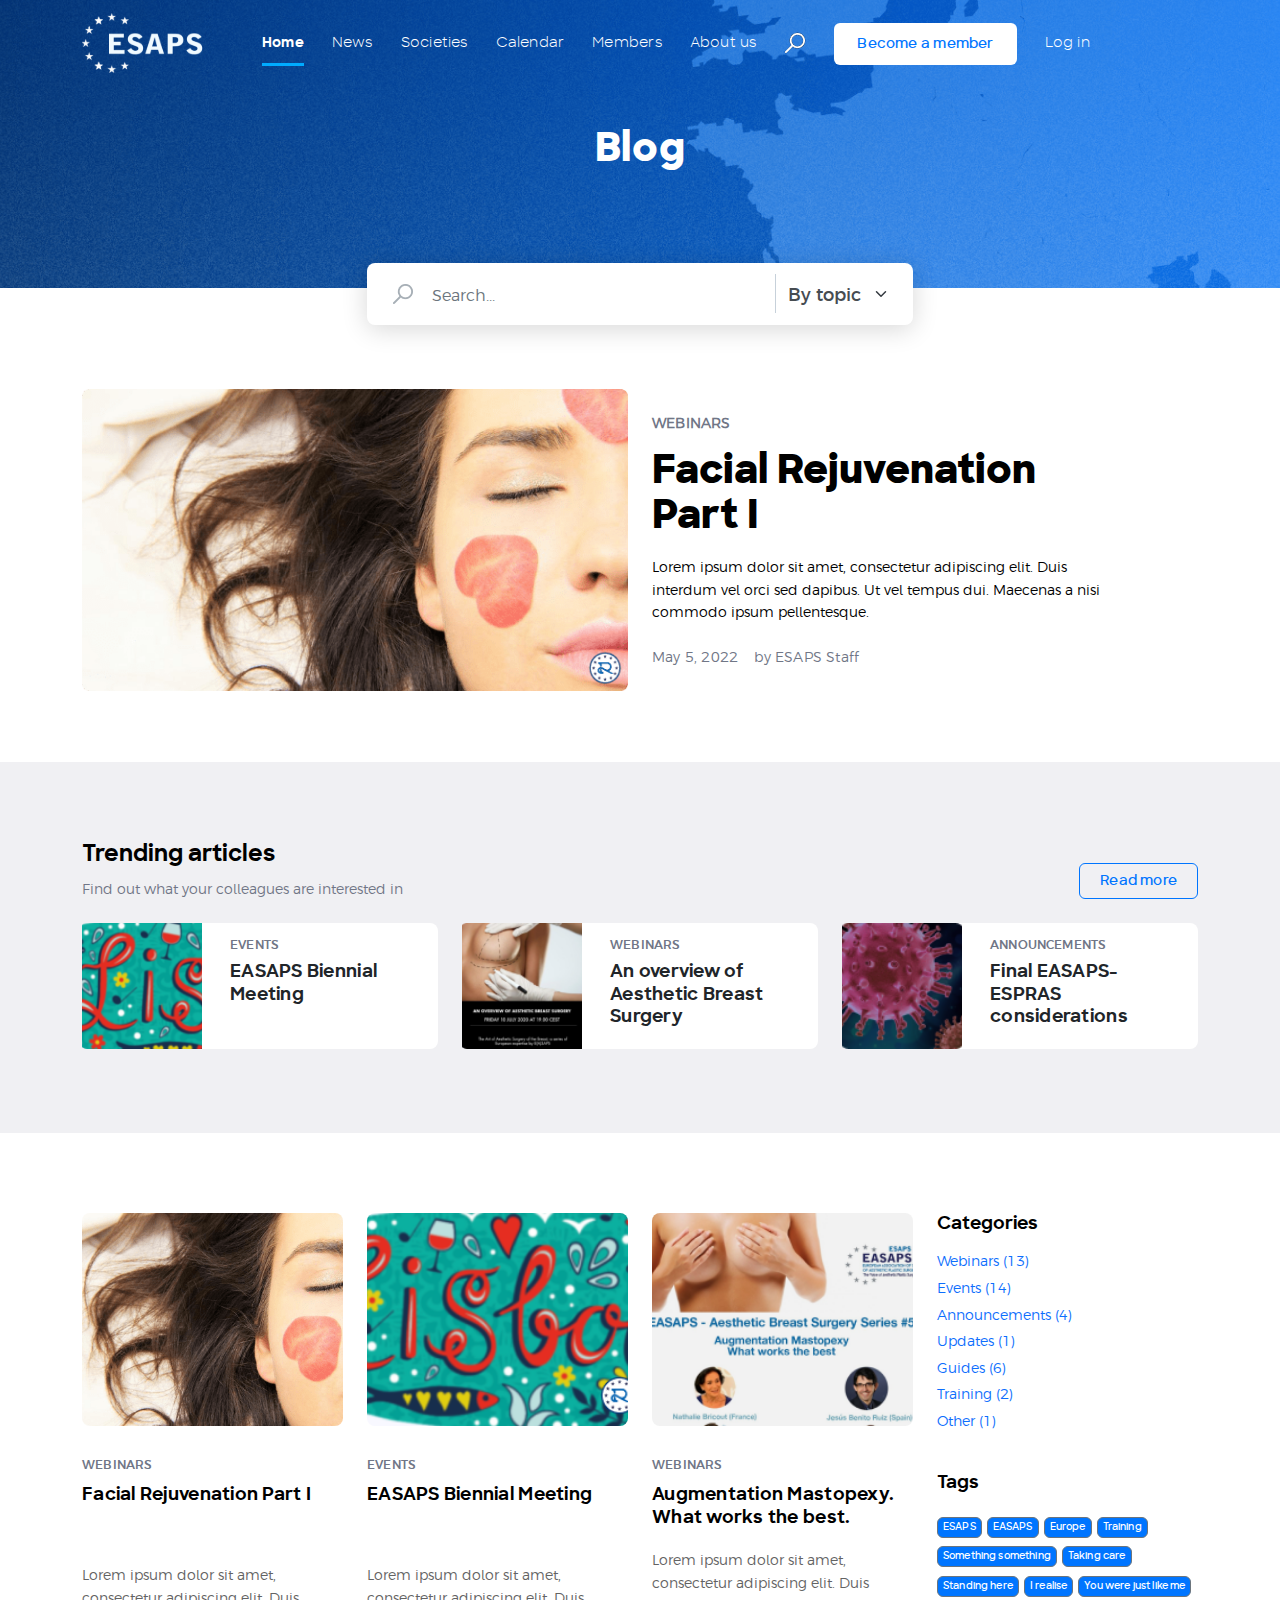
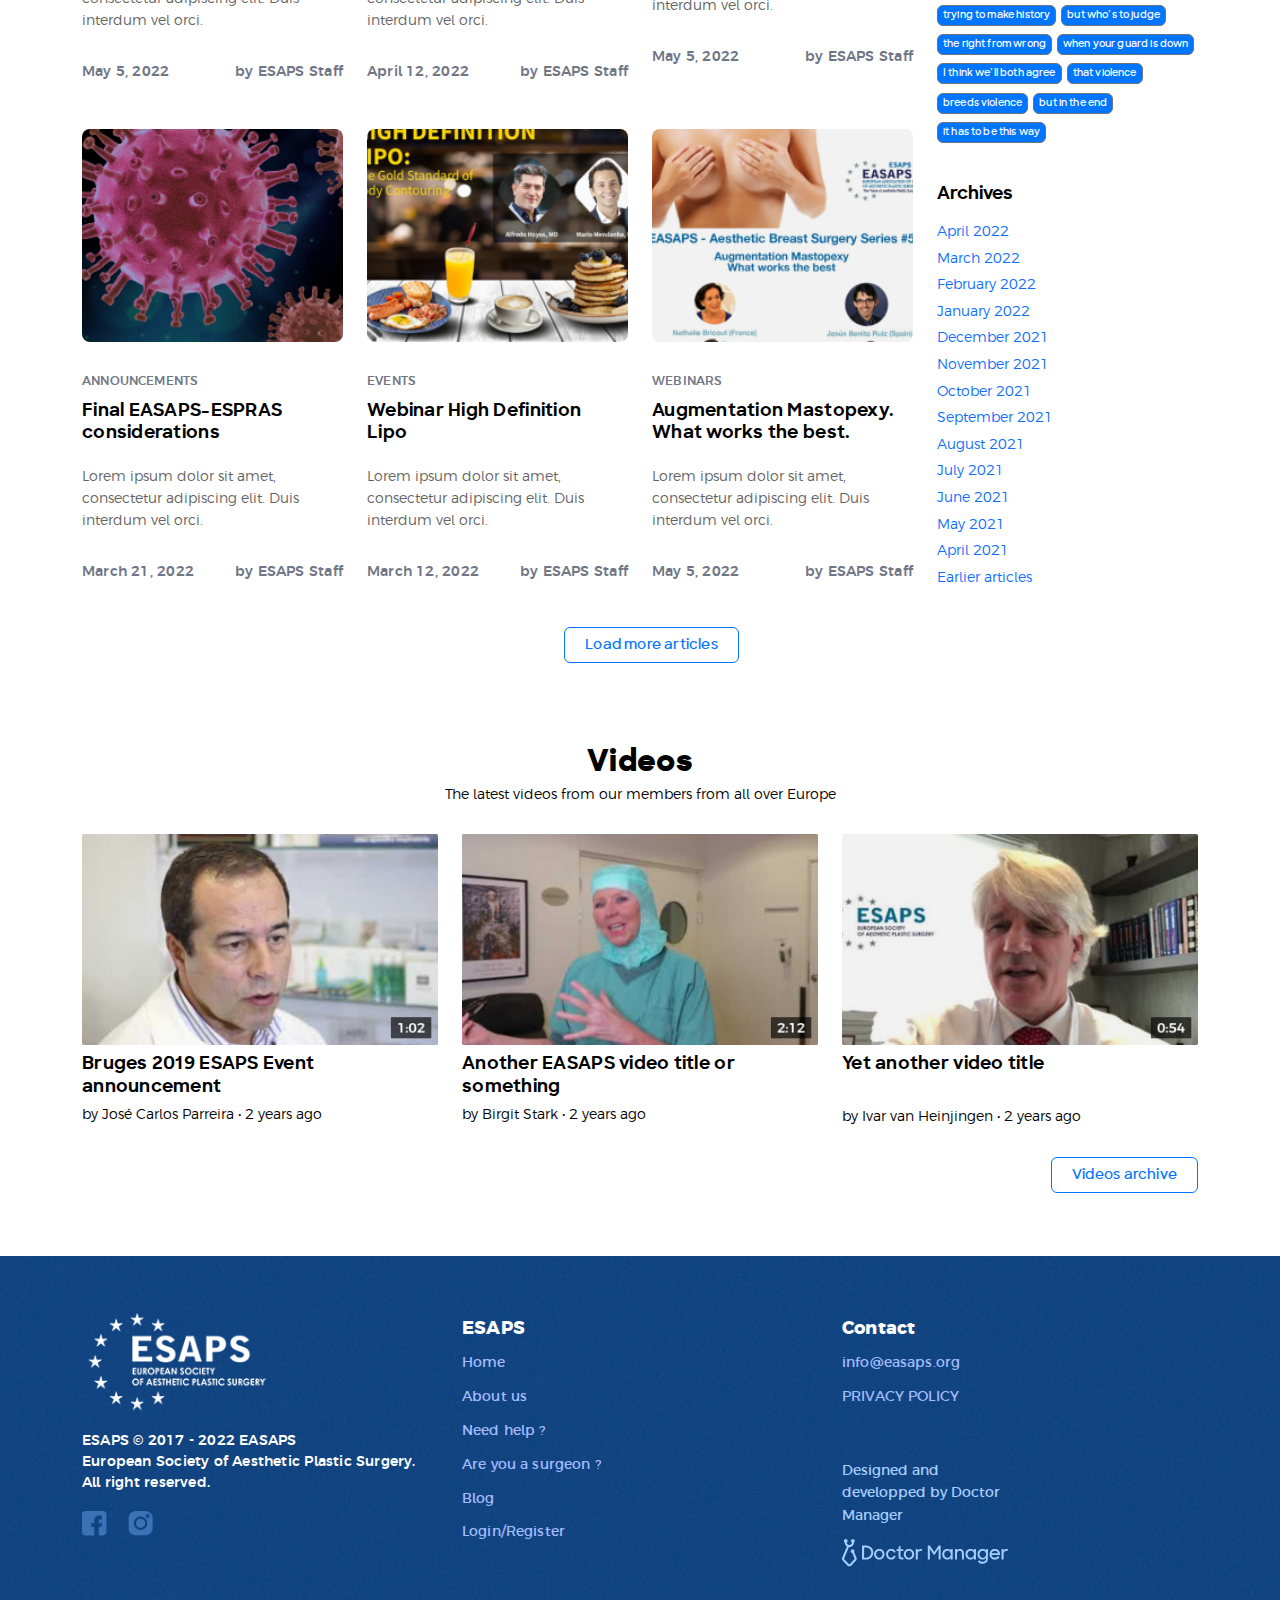
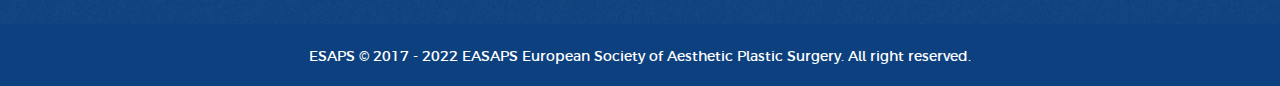
<file: blog.html>
<!doctype html>
<html lang="en">

<head>
    <!-- Required meta tags -->
    <meta charset="utf-8">
    <meta name="viewport" content="width=device-width, initial-scale=1">

    <!-- Bootstrap CSS -->
    <link href="css/bootstrap.min.css" rel="stylesheet">
    <link href="css/style.css" rel="stylesheet">
    <link rel="stylesheet" href="css/responsive.css">
    <title>ESAPS</title>
</head>

<body>
    <header class="societ">
        <nav class="navbar navbar-expand-lg navbar-light" id="navbar_top">
            <div class="container">
                <a class="navbar-brand n-img" href="index.html">
                    <img src="images/logo.svg" class="img-fluid ">
               </a>
               <a class="navbar-brand  d-none" href="index.html">
               <img src="images/societ-logo.svg" class="img-fluid" >
            </a>
                <button class="navbar-toggler" type="button" data-bs-toggle="collapse" data-bs-target="#navbarNav"
                    aria-controls="navbarNav" aria-expanded="false" aria-label="Toggle navigation">
                    <span class="navbar-toggler-icon"></span>
                </button>
                <div class="collapse navbar-collapse" id="navbarNav">
                    <ul class="navbar-nav">
                        <li class="nav-item">
                            <a class="nav-link active"  aria-current="page" href="index.html">Home</a>
                        </li>
                        <li class="nav-item">
                            <a class="nav-link " href="#">News</a>
                        </li>
                        <li class="nav-item">
                            <a class="nav-link" href="societies.html">Societies</a>
                        </li>
                        <li class="nav-item">
                            <a class="nav-link  " href="events.html">Calendar</a>
                        </li>
                        <li class="nav-item">
                            <a class="nav-link  " href="member.html">Members</a>
                        </li>
                        <li class="nav-item">
                            <a class="nav-link " href="about-us.html">About us</a>
                        </li>
                        <li class="nav-item">
                            <a class="nav-link  n-img"  href="#"><img src="images/search.png" class="img-fluid">
                              </a>
                        </li>
                        <li class="nav-item">
                            <a class="nav-link  d-none" href="#"> <img src="images/search-2.png" class="img-fluid">
                              </a>
                        </li>
                        <li class="nav-item">
                            <a class="nav-link btn-member"  href="#">Become a member</a>
                        </li>
                        <li class="nav-item">
                            <a class="nav-link" href="login.html" >Log in</a>
                        </li>
                    </ul>
                </div>
            </div>
        </nav>
        <div class="container">
            <div class="row justify-content-center">
                <div class="col-md-7">
                    <div class="text-box text-center">
                        <h1>Blog</h1>
                    </div>
                </div>
            </div>
        </div>
    </header>

    <!-- ============== form ============= -->
    <section class="search-bar">
        <div class="container">
            <div class="row justify-content-center">
                <div class="col-lg-6 col-md-9">
                    <form>
                        <div class="input-group">
                            <span class="input-group-text" id="basic-addon1"><img src="images/societ-search.png"
                                    class="img-fluid"></span>
                            <input type="text" class="form-control" placeholder="Search..."
                                aria-label="Recipient's username" aria-describedby="basic-addon2">
                            <span class="input-group-text" id="basic-addon2">
                                <div class="divider">
                                    <select id="disabledSelect" class="form-select">
                                        <option>By topic</option>
                                        <option>France</option>
                                        <option>England</option>
                                    </select>
                                </div>
                            </span>
                        </div>
                    </form>
                </div>
            </div>
        </div>
    </section>
    <!-- ============== webinars ============= -->
    <section class="webinars-sec">
        <div class="container">
            <div class="row align-items-center">
                <div class="col-lg-6 col-md-6">
                    <div class="image-holder">
                        <img src="images/webinars.png" class="img-fluid w-100">
                    </div>
                </div>
                <div class="col-lg-5 col-md-6 mt-4 mt-md-0">
                    <div class="text-box" id="webinar-box">
                        <h5 class="text-uppercase fw-bold">Webinars</h5>
                        <h3 class="py-3">Facial Rejuvenation Part I</h3>
                        <p>Lorem ipsum dolor sit amet, consectetur adipiscing elit. Duis interdum vel orci sed dapibus.
                            Ut vel tempus dui. Maecenas a nisi commodo ipsum pellentesque.
                        </p>
                        <ul class="d-flex mt-4">
                            <li>
                                <h5>May 5, 2022</h5>
                            </li>
                            <li class="ms-3">
                                <h5>by ESAPS Staff</h5>
                            </li>
                        </ul>
                    </div>
                </div>
            </div>
        </div>
    </section>
    <!-- ============== tranding============= -->
    <section class="tranding-sec">
        <div class="container">
            <div class="row align-items-end">
                <div class="col-md-9">
                    <div class="text-box">
                        <h3>Trending articles</h3>
                        <p class="pt-2">Find out what your colleagues are interested in</p>
                    </div>
                </div>
                <div class="col-md-3">
                    <div class="text-end">
                        <a href="#" class="btn btn-default">Read more</a>
                    </div>
                </div>
            </div>
            <div class="row mt-4">
                <div class="col-lg-4 col-md-6 ">
                    <div class="text-box d-flex  bg-white">

                        <div class="image-holder">
                            <img src="images/meeting.png" class="img-fluid w-100">
                        </div>
                        <div class="box">
                            <h6 class="text-uppercase">events</h6>
                            <h4 class="text-dark pt-2">EASAPS Biennial Meeting</h4>
                        </div>

                    </div>
                </div>
                <div class="col-lg-4 col-md-6 mt-md-0 mt-4">
                    <div class="text-box d-flex  bg-white">

                        <div class="image-holder">
                            <img src="images/surgery.png" class="img-fluid w-100">
                        </div>
                        <div class="box">
                            <h6 class="text-uppercase">Webinars</h6>
                            <h4 class="text-dark pt-2">An overview of Aesthetic Breast Surgery</h4>
                        </div>

                    </div>
                </div>
                <div class="col-lg-4 col-md-6 mt-lg-0 mt-4">
                    <div class="text-box d-flex  bg-white">

                        <div class="image-holder">
                            <img src="images/annoucement.png" class="img-fluid w-100">
                        </div>
                        <div class="box">
                            <h6 class="text-uppercase">announcements</h6>
                            <h4 class="text-dark pt-2">Final EASAPS-ESPRAS considerations</h4>
                        </div>

                    </div>
                </div>
            </div>
        </div>
    </section>
    <!-- =============== categories =============== -->
    <section class="categories">
        <div class="container">
            <div class="row">
                <div class="col-lg-9 order-2 order-lg-1 mt-lg-0 mt-4">
                    <div class="row blog-sec">
                        <div class="col-md-4">
                            <div class="image-holder">
                                <img src="images/webinars.png" class="img-fluid w-100">
                            </div>
                            <div class="text-box">
                                <h6 class="text-uppercase">Webinars</h6>
                                <h4>Facial Rejuvenation Part I</h4><br>
                                <p class="pt-3 mt-1">Lorem ipsum dolor sit amet, consectetur adipiscing elit. Duis
                                    interdum vel orci.</p>
                            </div>
                            <div class="row">
                                <div class="col-6">
                                    <div class="text-box">
                                        <h5>May 5, 2022</h5>
                                    </div>
                                </div>
                                <div class="col-6">
                                    <div class="text-box text-end">
                                        <h5>by ESAPS Staff</h5>
                                    </div>
                                </div>
                            </div>
                        </div>
                        <div class="col-md-4 mt-md-0 mt-4">
                            <div class="image-holder">
                                <img src="images/event-blog.png" class="img-fluid w-100">
                            </div>
                            <div class="text-box">
                                <h6 class="text-uppercase">events</h6>
                                <h4>EASAPS Biennial Meeting</h4><br>
                                <p class="pt-3 mt-1">Lorem ipsum dolor sit amet, consectetur adipiscing elit. Duis
                                    interdum vel orci.</p>
                            </div>
                            <div class="row">
                                <div class="col-6">
                                    <div class="text-box">
                                        <h5>April 12, 2022</h5>
                                    </div>
                                </div>
                                <div class="col-6">
                                    <div class="text-box text-end">
                                        <h5>by ESAPS Staff</h5>
                                    </div>
                                </div>
                            </div>
                        </div>
                        <div class="col-md-4 mt-md-0 mt-4">
                            <div class="image-holder">
                                <img src="images/webinar-blog.png" class="img-fluid w-100">
                            </div>
                            <div class="text-box">
                                <h6 class="text-uppercase">Webinars</h6>
                                <h4>Augmentation Mastopexy. What works the best.</h4>
                                <p>Lorem ipsum dolor sit amet, consectetur adipiscing elit. Duis interdum vel orci.</p>
                            </div>
                            <div class="row">
                                <div class="col-6">
                                    <div class="text-box">
                                        <h5>May 5, 2022</h5>
                                    </div>
                                </div>
                                <div class="col-6">
                                    <div class="text-box text-end">
                                        <h5>by ESAPS Staff</h5>
                                    </div>
                                </div>
                            </div>
                        </div>
                        <div class="col-md-4 mt-4 mt-md-5">
                            <div class="image-holder">
                                <img src="images/announcement-blog.png" class="img-fluid w-100">
                            </div>
                            <div class="text-box">
                                <h6 class="text-uppercase">announcements</h6>
                                <h4>Final EASAPS-ESPRAS considerations</h4>
                                <p>Lorem ipsum dolor sit amet, consectetur adipiscing elit. Duis interdum vel orci.</p>
                            </div>
                            <div class="row">
                                <div class="col-6">
                                    <div class="text-box">
                                        <h5>March 21, 2022</h5>
                                    </div>
                                </div>
                                <div class="col-6">
                                    <div class="text-box text-end">
                                        <h5>by ESAPS Staff</h5>
                                    </div>
                                </div>
                            </div>
                        </div>
                        <div class="col-md-4 mt-4 mt-md-5">
                            <div class="image-holder">
                                <img src="images/event-blog2.png" class="img-fluid w-100">
                            </div>
                            <div class="text-box">
                                <h6 class="text-uppercase">events</h6>
                                <h4>Webinar High Definition <br> Lipo</h4>
                                <p>Lorem ipsum dolor sit amet, consectetur adipiscing elit. Duis interdum vel orci.</p>
                            </div>
                            <div class="row">
                                <div class="col-6">
                                    <div class="text-box">
                                        <h5>March 12, 2022</h5>
                                    </div>
                                </div>
                                <div class="col-6">
                                    <div class="text-box text-end">
                                        <h5>by ESAPS Staff</h5>
                                    </div>
                                </div>
                            </div>
                        </div>
                        <div class="col-md-4 mt-4 mt-md-5">
                            <div class="image-holder">
                                <img src="images/webinar-blog.png" class="img-fluid w-100">
                            </div>
                            <div class="text-box">
                                <h6 class="text-uppercase">Webinars</h6>
                                <h4>Augmentation Mastopexy. What works the best.</h4>
                                <p>Lorem ipsum dolor sit amet, consectetur adipiscing elit. Duis interdum vel orci.</p>
                            </div>
                            <div class="row">
                                <div class="col-6">
                                    <div class="text-box">
                                        <h5>May 5, 2022</h5>
                                    </div>
                                </div>
                                <div class="col-6">
                                    <div class="text-box text-end">
                                        <h5>by ESAPS Staff</h5>
                                    </div>
                                </div>
                            </div>
                        </div>
                    </div>
                </div>
                <div class="col-lg-3 order-1 order-lg-2">
                    <a href="javascript:void(0)" onclick="toggleText()" class="funnel"><img src="images/funnel.svg"
                            class="img-fluid"></a>
                    <div class="text-box mt-lg-0 mt-2" id="filter">
                        <h3>Categories</h3>
                        <ul>
                            <li class="mt-2"><a href="#">Webinars (13)</a></li>
                            <li><a href="#">Events (14)</a></li>
                            <li><a href="#">Announcements (4)</a></li>
                            <li><a href="#">Updates (1)</a></li>
                            <li><a href="#">Guides (6)</a></li>
                            <li><a href="#">Training (2)</a></li>
                            <li><a href="#">Other (1)</a></li>
                        </ul>
                        <h3>Tags</h3>
                        <div class="buttons pb-3">
                            <a href="#" class="btn btn-secondary">ESAPS</a>
                            <a href="#" class="btn btn-secondary">EASAPS</a>
                            <a href="#" class="btn btn-secondary">Europe</a>
                            <a href="#" class="btn btn-secondary">Training</a>
                            <a href="#" class="btn btn-secondary">Something something</a>
                            <a href="#" class="btn btn-secondary">Taking care</a>
                            <a href="#" class="btn btn-secondary">Standing here</a>
                            <a href="#" class="btn btn-secondary">I realise</a>
                            <a href="#" class="btn btn-secondary">You were just like me</a>
                            <a href="#" class="btn btn-secondary">trying to make history</a>
                            <a href="#" class="btn btn-secondary">but who’s to judge</a>
                            <a href="#" class="btn btn-secondary">the right from wrong</a>
                            <a href="#" class="btn btn-secondary">when your guard is down</a>
                            <a href="#" class="btn btn-secondary">I think we’ll both agree</a>
                            <a href="#" class="btn btn-secondary">that violence</a>
                            <a href="#" class="btn btn-secondary">breeds violence</a>
                            <a href="#" class="btn btn-secondary">but in the end</a>
                            <a href="#" class="btn btn-secondary">it has to be this way</a>
                        </div>
                        <h3 class="mt-4">Archives</h3>
                        <ul>
                            <li class="mt-2"><a href="#">April 2022</a></li>
                            <li><a href="#">March 2022</a></li>
                            <li><a href="#">February 2022</a></li>
                            <li><a href="#">January 2022</a></li>
                            <li><a href="#">December 2021</a></li>
                            <li><a href="#">November 2021</a></li>
                            <li><a href="#">October 2021</a></li>
                            <li><a href="#">September 2021</a></li>
                            <li><a href="#">August 2021</a></li>
                            <li><a href="#">July 2021</a></li>
                            <li><a href="#">June 2021</a></li>
                            <li><a href="#">May 2021</a></li>
                            <li><a href="#">April 2021</a></li>
                            <li><a href="#">Earlier articles</a></li>
                        </ul>
                    </div>
                </div>
            </div>
            <div class="text-center mt-lg-0 mt-4">
                <a href="#" class="btn btn-default">Load more articles</a>
            </div>
        </div>
    </section>
    <!-- ============ vedios-sec ================ -->
    <section class="vedios-sec">
        <div class="container">
            <div class="text-box text-center">
                <h2>Videos</h2>
                <p>The latest videos from our members from all over Europe</p>
            </div>
            <div class="row">
                <div class="col-md-4">
                    <a href="#">
                        <div class="card border-0">
                            <div class="image-holder">
                                <img src="images/vedio-1.png" class="img-fluid w-100">
                            </div>
                            <div class="text-box pt-2">
                                <h4>Bruges 2019 ESAPS Event announcement</h4>
                                <p class="pt-1">by José Carlos Parreira • 2 years ago</p>
                            </div>
                        </div>
                    </a>
                </div>
                <div class="col-md-4">
                    <a href="#">
                        <div class="card border-0">
                            <div class="image-holder">
                                <img src="images/vedio2.png" class="img-fluid w-100">
                            </div>
                            <div class="text-box pt-2">
                                <h4>Another EASAPS video title or something</h4>
                                <p class="pt-1">by Birgit Stark • 2 years ago</p>
                            </div>
                        </div>
                    </a>
                </div>
                <div class="col-md-4">
                    <a href="#">
                        <div class="card border-0">
                            <div class="image-holder">
                                <img src="images/vedio3.png" class="img-fluid w-100">
                            </div>
                            <div class="text-box pt-2">
                                <h4>Yet another video title</h4><br>
                                <p class="pt-1">by Ivar van Heinjingen • 2 years ago</p>
                            </div>
                        </div>
                    </a>
                </div>
            </div>
            <div class="text-end">
                <a href="#" class="btn btn-default">Videos archive</a>
            </div>
        </div>
    </section>
    <!-- ================= footer ================== -->
    <footer class="footer">
        <div class="container">
            <div class="row">
                <div class="col-md-4">
                    <div class="image-holder">
                        <img src="images/footer-logo.svg" class="img-fluid">
                    </div>
                    <div class="text-box  py-3">
                        <h5 class="text-white">ESAPS © 2017 - 2022 EASAPS</h5>
                        <h5 class="text-white"> European Society of Aesthetic Plastic Surgery. All right reserved.</h5>
                    </div>
                    <a href="#"><img src="images/fb.svg" class="img-fluid fb"></a>
                    <a href="#"><img src="images/IG.svg" class="img-fluid fb ms-3"></a>
                </div>
                <div class="col-md-2 mt-md-0 mt-4">
                    <div class="footer-list">
                        <h5 class="pb-2">ESAPS</h5>
                        <ul class="list-unstyled">
                            <li class="pb-2"> <a href="#">Home</a>
                            </li>
                            <li class="pb-2"> <a href="#">About us
                                </a>
                            </li>
                            <li class="pb-2"> <a href="#">Need help ?
                                </a>
                            </li>
                            <li class="pb-2"> <a href="#">Are you a surgeon ?
                                </a>
                            </li>
                            <li class="pb-2"> <a href="#">Blog
                                </a>
                            </li>
                            <li class="pb-2"> <a href="#">Login/Register
                                </a>
                            </li>
                        </ul>
                    </div>
                </div>
                <div class="col-md-2 offset-md-2  mt-md-0 mt-4">
                    <div class="footer-list">
                        <h5 class="mb-2">Contact</h5>
                        <ul class="list-unstyled">
                            <li class="pb-2"> <a href="mailto:someone@example.com">info@easaps.org</a>
                            </li>
                            <li class="pb-2"> <a href="#">PRIVACY POLICY
                                </a>
                            </li>
                        </ul>
                        <h6>Designed and developped by
                            Doctor Manager</h6>
                        <img src="images/doctor-manager.svg" class="img-fluid">
                    </div>
                </div>
            </div>
        </div>
    </footer>
    <div class="copy-right">
        <div class="container">
            <div class="text-center">
                <p>
                    ESAPS © 2017 - 2022 EASAPS European Society of Aesthetic Plastic Surgery. All right reserved.
                </p>
            </div>
        </div>
    </div>
    <!-- Optional JavaScript; choose one of the two! -->

    <!-- Option 1: Bootstrap Bundle with Popper -->
    <script src="js/bootstrap.bundle.min.js"></script>
    <script src="js/jquery.min.js"></script>
    <script src="js/main.js"></script>
    <script>
        document.addEventListener("DOMContentLoaded", function () {
            window.addEventListener('scroll', function () {
                if (window.scrollY > 50) {
                    document.getElementById('navbar_top').classList.add('fixed-top', 'society');
                    // add padding top to show content behind navbar
                    navbar_height = document.querySelector('.navbar').offsetHeight;
                    document.body.style.paddingTop = navbar_height + 'px';
                } else {
                    document.getElementById('navbar_top').classList.remove('fixed-top', 'society');
                    // remove padding top from body
                    document.body.style.paddingTop = '0';
                }
            });
        });
    </script>
</body>

</html>
</file>
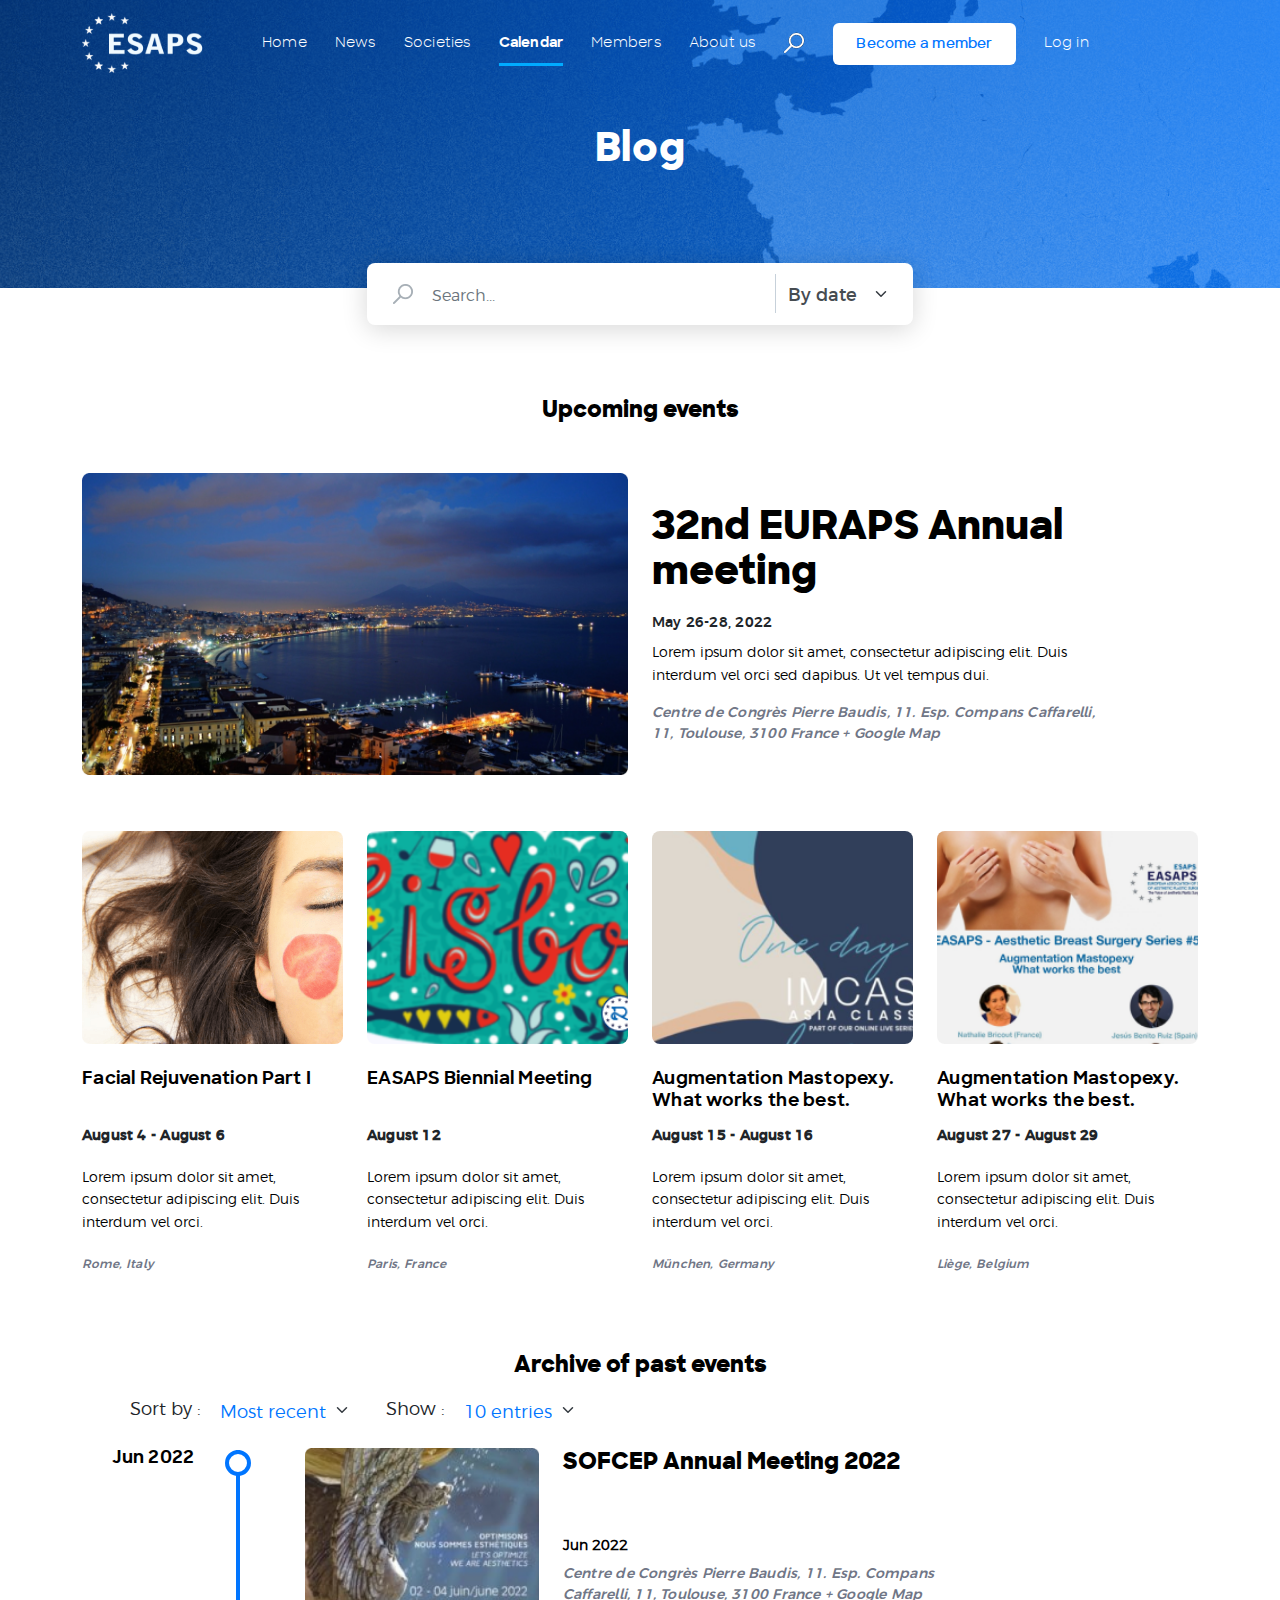
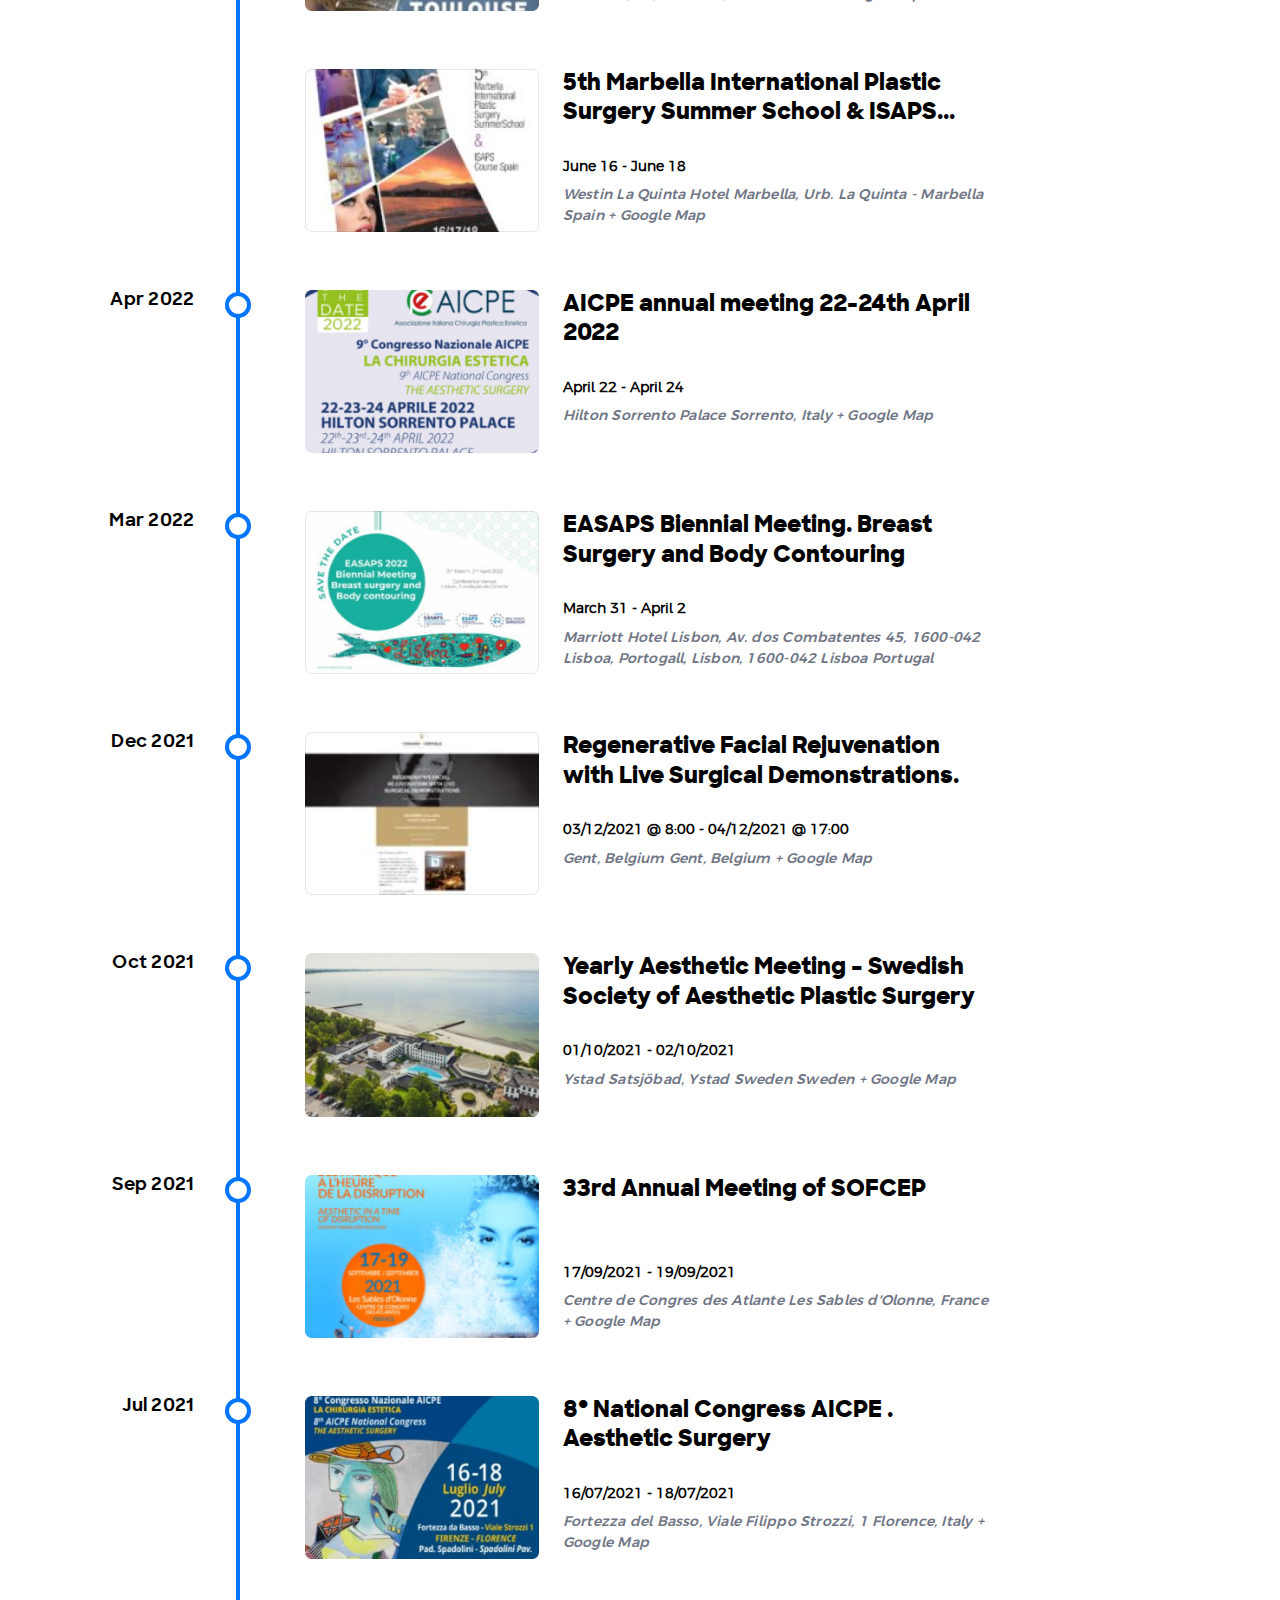
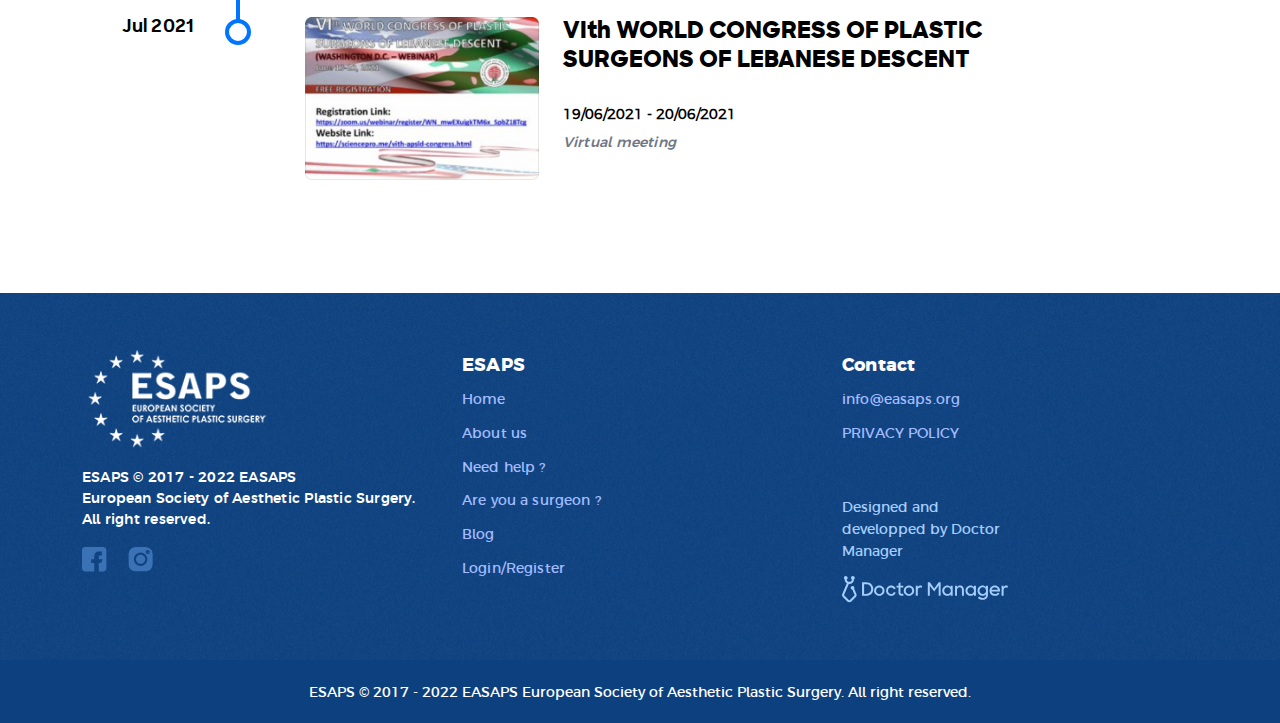
<file: events.html>
<!doctype html>
<html lang="en">

<head>
    <!-- Required meta tags -->
    <meta charset="utf-8">
    <meta name="viewport" content="width=device-width, initial-scale=1">

    <!-- Bootstrap CSS -->
    <link href="css/bootstrap.min.css" rel="stylesheet">
    <link href="css/style.css" rel="stylesheet">
    <link rel="stylesheet" href="css/responsive.css">
    <title>ESAPS</title>
</head>

<body>
    <header class="societ">
        <nav class="navbar navbar-expand-lg navbar-light" id="navbar_top">
            <div class="container">
                <a class="navbar-brand n-img" href="index.html">
                    <img src="images/logo.svg" class="img-fluid ">
                </a>
                <a class="navbar-brand  d-none" href="index.html">
                    <img src="images/societ-logo.svg" class="img-fluid">
                </a>
                <button class="navbar-toggler" type="button" data-bs-toggle="collapse" data-bs-target="#navbarNav"
                    aria-controls="navbarNav" aria-expanded="false" aria-label="Toggle navigation">
                    <span class="navbar-toggler-icon"></span>
                </button>
                <div class="collapse navbar-collapse" id="navbarNav">
                    <ul class="navbar-nav">
                        <li class="nav-item">
                            <a class="nav-link" aria-current="page" href="index.html">Home</a>
                        </li>
                        <li class="nav-item">
                            <a class="nav-link " href="#">News</a>
                        </li>
                        <li class="nav-item">
                            <a class="nav-link " href="societies.html">Societies</a>
                        </li>
                        <li class="nav-item">
                            <a class="nav-link  active" href="events.html">Calendar</a>
                        </li>
                        <li class="nav-item">
                            <a class="nav-link " href="member.html">Members</a>
                        </li>
                        <li class="nav-item">
                            <a class="nav-link " href="about-us.html">About us</a>
                        </li>
                        <li class="nav-item">
                            <a class="nav-link  n-img" href="#"><img src="images/search.png" class="img-fluid">
                            </a>
                        </li>
                        <li class="nav-item">
                            <a class="nav-link  d-none" href="#"> <img src="images/search-2.png" class="img-fluid">
                            </a>
                        </li>
                        <li class="nav-item">
                            <a class="nav-link btn-member" href="#">Become a member</a>
                        </li>
                        <li class="nav-item">
                            <a class="nav-link" href="login.html">Log in</a>
                        </li>
                    </ul>
                </div>
            </div>
        </nav>
        <div class="container">
            <div class="row justify-content-center">
                <div class="col-md-7">
                    <div class="text-box text-center">
                        <h1>Blog</h1>
                    </div>
                </div>
            </div>
        </div>
    </header>

    <!-- ============== form ============= -->
    <section class="search-bar">
        <div class="container">
            <div class="row justify-content-center">
                <div class="col-lg-6 col-md-9">
                    <form>
                        <div class="input-group">
                            <span class="input-group-text" id="basic-addon1"><img src="images/societ-search.png"
                                    class="img-fluid"></span>
                            <input type="text" class="form-control" placeholder="Search..."
                                aria-label="Recipient's username" aria-describedby="basic-addon2">
                            <span class="input-group-text" id="basic-addon2">
                                <div class="divider">
                                    <select id="disabledSelect" class="form-select">
                                        <option>By date</option>
                                        <option>France</option>
                                        <option>England</option>
                                    </select>
                                </div>
                            </span>
                        </div>
                    </form>
                </div>
            </div>
        </div>
    </section>
    <!-- =============== event-sec ============= -->
    <section>
        <div class="container">
            <div class="text-box text-center mt-lg-4 mt-0">
                <h3>Upcoming events</h3>
            </div>
            <div class="row align-items-center mt-lg-5 mt-4">
                <div class="col-lg-6">
                    <div class="image-holder">
                        <img src="images/event-img.png" class="img-fluid w-100">
                    </div>
                </div>
                <div class="col-lg-5 mt-lg-0 mt-4 ">
                    <div class="text-box " id="webinar-box">
                        <h3>32nd EURAPS Annual meeting</h3>
                        <h5 class="text-dark pt-3">May 26-28, 2022</h5>
                        <p class="pt-2 pb-3">Lorem ipsum dolor sit amet, consectetur adipiscing elit. Duis interdum vel
                            orci sed dapibus. Ut vel tempus dui.</p>
                        <h5><i>Centre de Congrès Pierre Baudis, 11. Esp. Compans Caffarelli, 11, Toulouse, 3100 France +
                                Google Map</i></h5>
                    </div>
                </div>
            </div>
            <div class="row mt-5 pt-2 categories">
                <div class="col-lg-3 col-md-6">
                    <div class="image-holder">
                        <img src="images/webinars.png" class="img-fluid w-100">
                    </div>
                    <div class="text-box categories-space">
                        <h4>Facial Rejuvenation Part I</h4>
                        <h5 class="text-dark fw-bold">August 4 - August 6</h5>
                        <p class="pt-3 mt-1">Lorem ipsum dolor sit amet, consectetur adipiscing elit. Duis
                            interdum vel orci.</p>
                        <h6><i>Rome, Italy</i></h6>
                    </div>
                </div>
                <div class="col-lg-3 col-md-6 mt-md-0 mt-4">
                    <div class="image-holder">
                        <img src="images/event-blog.png" class="img-fluid w-100">
                    </div>
                    <div class="text-box categories-space">
                        <h4>EASAPS Biennial Meeting</h4>
                        <h5 class="text-dark fw-bold">August 12</h5>
                        <p class="pt-3 mt-1">Lorem ipsum dolor sit amet, consectetur adipiscing elit. Duis
                            interdum vel orci.</p>
                        <h6><i>Paris, France</i></h6>
                    </div>

                </div>
                <div class="col-lg-3 col-md-6 mt-lg-0 mt-4">
                    <div class="image-holder">
                        <img src="images/image-1.png" class="img-fluid w-100">
                    </div>
                    <div class="text-box categories-space">
                        <h4>Augmentation Mastopexy. What works the best.</h4>
                        <h5 class="text-dark fw-bold">August 15 - August 16</h5>
                        <p class="pt-3 mt-1">Lorem ipsum dolor sit amet, consectetur adipiscing elit. Duis interdum vel
                            orci.</p>
                        <h6><i>München, Germany</i></h6>
                    </div>

                </div>
                <div class="col-lg-3 col-md-6 mt-lg-0 mt-4">
                    <div class="image-holder">
                        <img src="images/webinar-blog.png" class="img-fluid w-100">
                    </div>
                    <div class="text-box categories-space">
                        <h4>Augmentation Mastopexy. What works the best.</h4>
                        <h5 class="text-dark fw-bold">August 27 - August 29</h5>
                        <p class="pt-3 mt-1">Lorem ipsum dolor sit amet, consectetur adipiscing elit. Duis interdum vel
                            orci.</p>
                        <h6><i>Liège, Belgium</i></h6>
                    </div>

                </div>
            </div>
        </div>
        </div>
    </section>
    <!-- ================ past-event ============== -->
    <section class="road-sec">
        <div class="container">
            <div class="text-box text-center mt-3 mt-lg-4">
                <h3>Archive of past events</h3>
            </div>
            <div class="row member justify-content-center mt-3">
                <div class="col-lg-11 ">
                    <form class="d-flex">
                        <div class="input-group ">
                            <h3 class="me-md-2">Sort by :</h3>
                            <select id="disabledSelect" class="form-select ">
                                <option>Most recent</option>
                                <option>France</option>
                                <option>England</option>
                            </select>
                        </div>
                        <div class="input-group ms-md-4">
                            <h3 class="me-md-2">Show :</h3>
                            <select id="disabledSelect" class="form-select ">
                                <option>10 entries</option>
                                <option>France</option>
                                <option>England</option>
                            </select>
                        </div>
                    </form>

                </div>
            </div>
            <div class="row justify-content-center mt-4">
                <div class="col-lg-9 col-md-12  ">
                    <div class="road">
                        <div class="road__item">
                            <div class="road__item-content">
                                <div class="road__item-title text-box">
                                    <h4>Jun 2022</h4>
                                </div>
                                <div class="row">
                                    <div class="col-md-4">
                                        <div class="image-holder">
                                            <img src="images/sofcap.png" class="img-fluid">
                                        </div>
                                    </div>
                                    <div class="col-md-7 mt-md-0 mt-4">
                                        <div class="text-box">
                                            <h3>SOFCEP Annual Meeting 2022</h3>
                                            <p class="fw-bold">
                                                Jun 2022
                                            </p>
                                            <h5><i>Centre de Congrès Pierre Baudis, 11. Esp. Compans Caffarelli, 11,
                                                    Toulouse, 3100 France + Google Map</i></h5>
                                        </div>

                                    </div>
                                </div>
                                <div class="row road_item_space">
                                    <div class="col-md-4">
                                        <div class="image-holder">
                                            <img src="images/map-img2.png" class="img-fluid">
                                        </div>
                                    </div>
                                    <div class="col-md-7 mt-md-0 mt-4">
                                        <div class="text-box">
                                            <h3>5th Marbella International Plastic Surgery Summer School & ISAPS...</h3>
                                            <p class="fw-bold">
                                                June 16 - June 18
                                            </p>
                                            <h5><i>Westin La Quinta Hotel Marbella, Urb. La Quinta - Marbella Spain +
                                                    Google Map
                                                </i></h5>
                                        </div>

                                    </div>
                                </div>
                            </div>
                        </div>
                    </div>
                    <div class="road__item">
                        <div class="road__item-content">
                            <div class="road__item-title text-box">
                                <h4>Apr 2022</h4>
                            </div>
                            <div class="row road_item_space">
                                <div class="col-md-4">
                                    <div class="image-holder">
                                        <img src="images/road-img2.png" class="img-fluid">
                                    </div>
                                </div>
                                <div class="col-md-7 mt-md-0 mt-4">
                                    <div class="text-box">
                                        <h3>AICPE annual meeting 22-24th April 2022</h3>
                                        <p class="fw-bold">
                                            April 22 - April 24
                                        </p>
                                        <h5><i>Hilton Sorrento Palace Sorrento, Italy + Google Map
                                            </i></h5>
                                    </div>

                                </div>
                            </div>
                        </div>

                    </div>

                    <div class="road__item">
                        <div class="road__item-content">
                            <div class="road__item-title text-box">
                                <h4>Mar 2022</h4>
                            </div>
                            <div class="row road_item_space">
                                <div class="col-md-4">
                                    <div class="image-holder">
                                        <img src="images/map-3.png" class="img-fluid">
                                    </div>
                                </div>
                                <div class="col-md-7 mt-md-0 mt-4">
                                    <div class="text-box">
                                        <h3>EASAPS Biennial Meeting. Breast Surgery and Body Contouring</h3>
                                        <p class="fw-bold">
                                            March 31 - April 2
                                        </p>
                                        <h5><i>Marriott Hotel Lisbon, Av. dos Combatentes 45, 1600-042 Lisboa,
                                                Portogall, Lisbon, 1600-042 Lisboa Portugal
                                            </i></h5>
                                    </div>

                                </div>
                            </div>
                        </div>

                    </div>

                    <div class="road__item">
                        <div class="road__item-content">
                            <div class="road__item-title text-box">
                                <h4>Dec 2021</h4>
                            </div>
                            <div class="row road_item_space">
                                <div class="col-md-4">
                                    <div class="image-holder">
                                        <img src="images/map-5.png" class="img-fluid">
                                    </div>
                                </div>
                                <div class="col-md-7 mt-md-0 mt-4">
                                    <div class="text-box">
                                        <h3>Regenerative Facial Rejuvenation with Live Surgical Demonstrations.</h3>
                                        <p class="fw-bold">
                                            03/12/2021 @ 8:00 - 04/12/2021 @ 17:00
                                        </p>
                                        <h5><i>Gent, Belgium Gent, Belgium + Google Map
                                            </i></h5>
                                    </div>

                                </div>
                            </div>
                        </div>

                    </div>

                    <div class="road__item">
                        <div class="road__item-content">
                            <div class="road__item-title text-box">
                                <h4>Oct 2021</h4>
                            </div>
                            <div class="row road_item_space">
                                <div class="col-md-4">
                                    <div class="image-holder">
                                        <img src="images/map-6.png" class="img-fluid">
                                    </div>
                                </div>
                                <div class="col-md-7 mt-md-0 mt-4">
                                    <div class="text-box">
                                        <h3>Yearly Aesthetic Meeting – Swedish Society of Aesthetic Plastic Surgery</h3>
                                        <p class="fw-bold">
                                            01/10/2021 - 02/10/2021
                                        </p>
                                        <h5><i>Ystad Satsjöbad, Ystad Sweden Sweden + Google Map
                                            </i></h5>
                                    </div>

                                </div>
                            </div>
                        </div>

                    </div>

                    <div class="road__item">
                        <div class="road__item-content">
                            <div class="road__item-title text-box">
                                <h4>Sep 2021</h4>
                            </div>
                            <div class="row road_item_space">
                                <div class="col-md-4">
                                    <div class="image-holder">
                                        <img src="images/map-7.png" class="img-fluid">
                                    </div>
                                </div>
                                <div class="col-md-7 mt-md-0 mt-4">
                                    <div class="text-box">
                                        <h3>33rd Annual Meeting of SOFCEP</h3>
                                        <p class="fw-bold">
                                            17/09/2021 - 19/09/2021
                                        </p>
                                        <h5><i>Centre de Congres des Atlante Les Sables d'Olonne,
                                                France + Google Map
                                            </i></h5>
                                    </div>

                                </div>
                            </div>
                        </div>

                    </div>

                    <div class="road__item">
                        <div class="road__item-content">
                            <div class="road__item-title text-box">
                                <h4>Jul 2021</h4>
                            </div>
                            <div class="row road_item_space">
                                <div class="col-md-4">
                                    <div class="image-holder">
                                        <img src="images/map-8.png" class="img-fluid">
                                    </div>
                                </div>
                                <div class="col-md-7 mt-md-0 mt-4">
                                    <div class="text-box">
                                        <h3>8° National Congress AICPE . Aesthetic Surgery</h3>
                                        <p class="fw-bold">
                                            16/07/2021 - 18/07/2021
                                        </p>
                                        <h5><i>Fortezza del Basso, Viale Filippo Strozzi, 1
                                                Florence, Italy + Google Map
                                            </i></h5>
                                    </div>

                                </div>
                            </div>
                        </div>

                    </div>
                    <div class="road__item line">
                        <div class="road__item-content">
                            <div class="road__item-title text-box">
                                <h4>Jul 2021</h4>
                            </div>
                            <div class="row road_item_space">
                                <div class="col-md-4">
                                    <div class="image-holder">
                                        <img src="images/map-9.png" class="img-fluid">
                                    </div>
                                </div>
                                <div class="col-md-7 mt-md-0 mt-4">
                                    <div class="text-box">
                                        <h3>VIth WORLD CONGRESS OF PLASTIC SURGEONS OF LEBANESE DESCENT</h3>
                                        <p class="fw-bold">
                                            19/06/2021 - 20/06/2021
                                        </p>
                                        <h5><i>Virtual meeting
                                            </i></h5>
                                    </div>

                                </div>
                            </div>
                        </div>

                    </div>
                </div>

            </div>
        </div>
        </div>
    </section>
    <!-- ================= footer ================== -->
    <footer class="footer">
        <div class="container">
            <div class="row">
                <div class="col-md-4">
                    <div class="image-holder">
                        <img src="images/footer-logo.svg" class="img-fluid">
                    </div>
                    <div class="text-box  py-3">
                        <h5 class="text-white">ESAPS © 2017 - 2022 EASAPS</h5>
                        <h5 class="text-white"> European Society of Aesthetic Plastic Surgery. All right reserved.</h5>
                    </div>
                    <a href="#"><img src="images/fb.svg" class="img-fluid fb"></a>
                    <a href="#"><img src="images/IG.svg" class="img-fluid fb ms-3"></a>
                </div>
                <div class="col-md-2 mt-md-0 mt-4">
                    <div class="footer-list">
                        <h5 class="pb-2">ESAPS</h5>
                        <ul class="list-unstyled">
                            <li class="pb-2"> <a href="#">Home</a>
                            </li>
                            <li class="pb-2"> <a href="#">About us
                                </a>
                            </li>
                            <li class="pb-2"> <a href="#">Need help ?
                                </a>
                            </li>
                            <li class="pb-2"> <a href="#">Are you a surgeon ?
                                </a>
                            </li>
                            <li class="pb-2"> <a href="#">Blog
                                </a>
                            </li>
                            <li class="pb-2"> <a href="#">Login/Register
                                </a>
                            </li>
                        </ul>
                    </div>
                </div>
                <div class="col-md-2 offset-md-2  mt-md-0 mt-4">
                    <div class="footer-list">
                        <h5 class="mb-2">Contact</h5>
                        <ul class="list-unstyled">
                            <li class="pb-2"> <a href="mailto:someone@example.com">info@easaps.org</a>
                            </li>
                            <li class="pb-2"> <a href="#">PRIVACY POLICY
                                </a>
                            </li>
                        </ul>
                        <h6>Designed and developped by
                            Doctor Manager</h6>
                        <img src="images/doctor-manager.svg" class="img-fluid">
                    </div>
                </div>
            </div>
        </div>
    </footer>
    <div class="copy-right">
        <div class="container">
            <div class="text-center">
                <p>
                    ESAPS © 2017 - 2022 EASAPS European Society of Aesthetic Plastic Surgery. All right reserved.
                </p>
            </div>
        </div>
    </div>
    <!-- Optional JavaScript; choose one of the two! -->

    <!-- Option 1: Bootstrap Bundle with Popper -->
    <script src="js/bootstrap.bundle.min.js"></script>
    <script src="js/jquery.min.js"></script>
    <script src="js/main.js"></script>
    <script>
        document.addEventListener("DOMContentLoaded", function () {
            window.addEventListener('scroll', function () {
                if (window.scrollY > 50) {
                    document.getElementById('navbar_top').classList.add('fixed-top', 'society');
                    // add padding top to show content behind navbar
                    navbar_height = document.querySelector('.navbar').offsetHeight;
                    document.body.style.paddingTop = navbar_height + 'px';
                } else {
                    document.getElementById('navbar_top').classList.remove('fixed-top', 'society');
                    // remove padding top from body
                    document.body.style.paddingTop = '0';
                }
            });
        });
    </script>
</body>

</html>
</file>
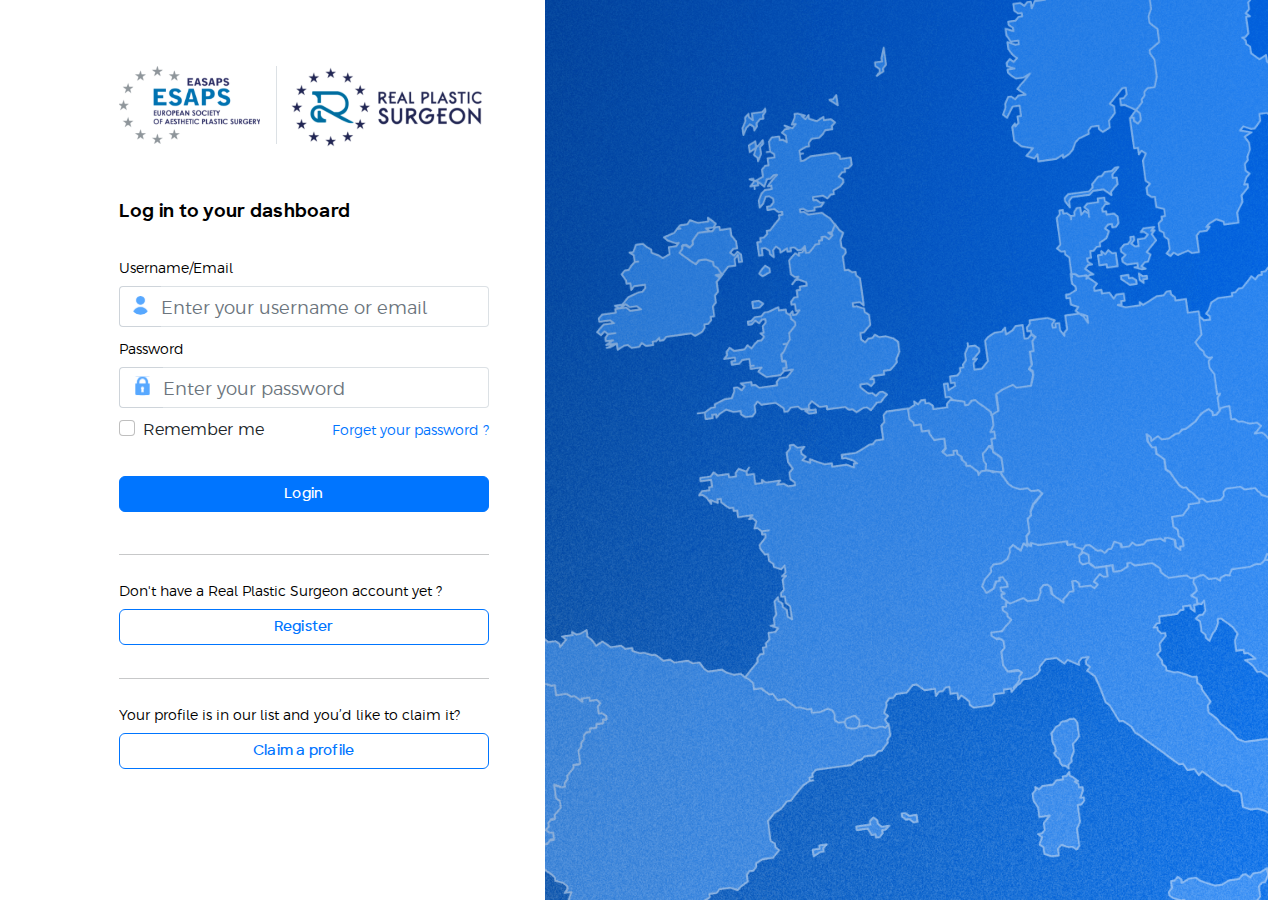
<file: login.html>
<!doctype html>
<html lang="en">

<head>
    <!-- Required meta tags -->
    <meta charset="utf-8">
    <meta name="viewport" content="width=device-width, initial-scale=1">

    <!-- Bootstrap CSS -->
    <link href="css/bootstrap.min.css" rel="stylesheet">
    <link href="css/style.css" rel="stylesheet">
    <link rel="stylesheet" href="css/responsive.css">
    <title>ESAPS</title>
</head>

<body>
    <section class="login-form">
        <div class="container-fluid">
            <div class="row">
                <div class="col-xl-4 col-lg-5 col-md-6 offset-xl-1" id="scroll-bar">
                    <div class="form ">
                        <ul class="d-flex justify-content-md-start justify-content-center">
                            <li><img src="images/esaps-logo.svg" class="img-fluid pe-3"
                                    style="border-right: 1px solid #DCE1E5;"></li>
                            <li><img src="images/rps.svg" class="img-fluid ps-2"></li>
                        </ul>
                        <div class="text-box login-heading">
                            <h4>Log in to your dashboard</h4>
                        </div>
                        <form>
                            <div class="form-group">
                                <label for="exampleInputEmail1" class="form-label lable">Username/Email</label>
                                <div class="input-group">
                                    <span class="input-group-text" id="basic-addon1"><img src="images/email-icon.svg"
                                            class="img-fluid"></span>
                                    <input type="text" class="form-control form-input"
                                        placeholder="Enter your username or email" aria-label="Username"
                                        aria-describedby="basic-addon1">
                                </div>
                            </div>
                            <div class="form-group mt-2">
                                <label for="exampleInputpassword" class="form-label lable">Password</label>
                                <div class="input-group">
                                    <span class="input-group-text" id="basic-addon1"><img src="images/lock.svg"
                                            class="img-fluid"></span>
                                    <input type="text" class="form-control form-input" placeholder="Enter your password"
                                        aria-label="Username" aria-describedby="basic-addon1">
                                </div>
                            </div>
                            <div class="row mt-2">
                                <div class="col-6">
                                    <div class="mb-3 form-check">
                                        <input type="checkbox" class="form-check-input" id="exampleCheck1">
                                        <label class="form-check-label" for="exampleCheck1">Remember me</label>
                                    </div>
                                </div>
                                <div class="col-6">
                                    <div class="text-end">
                                        <a href="#" class="text-decoration-none password">Forget your password ?</a>
                                    </div>
                                </div>
                            </div>
                            <a href="#" class="btn btn-primary w-100" id="login">Login</a>
                            <hr>
                            <div class="register">
                                <h6 class="lable">Don't have a Real Plastic Surgeon account yet ?</h6>
                                <a href="#" class="btn btn-default w-100 mt-2 ms-0">Register</a>
                            </div>
                            <hr>
                            <div class="register">
                                <h6 class="lable">Your profile is in our list and you’d like to claim it?</h6>
                                <a href="#" class="btn btn-default w-100 mt-2 ms-0">Claim a profile</a>
                            </div>
                        </form>
                    </div>
                </div>
                <div class="col-xl-7 col-lg-7 col-md-6">
                    <div class="image-holder d-md-block d-none">
                        <img src="images/login-img.png" class="img-fluid">
                    </div>
                </div>
            </div>
        </div>
    </section>


    <!-- Optional JavaScript; choose one of the two! -->

    <!-- Option 1: Bootstrap Bundle with Popper -->
    <script src="js/bootstrap.bundle.min.js"></script>
    <script src="js/main.js"></script>
    <script src="js/jquery.min.js"></script>
</body>

</html>
</file>
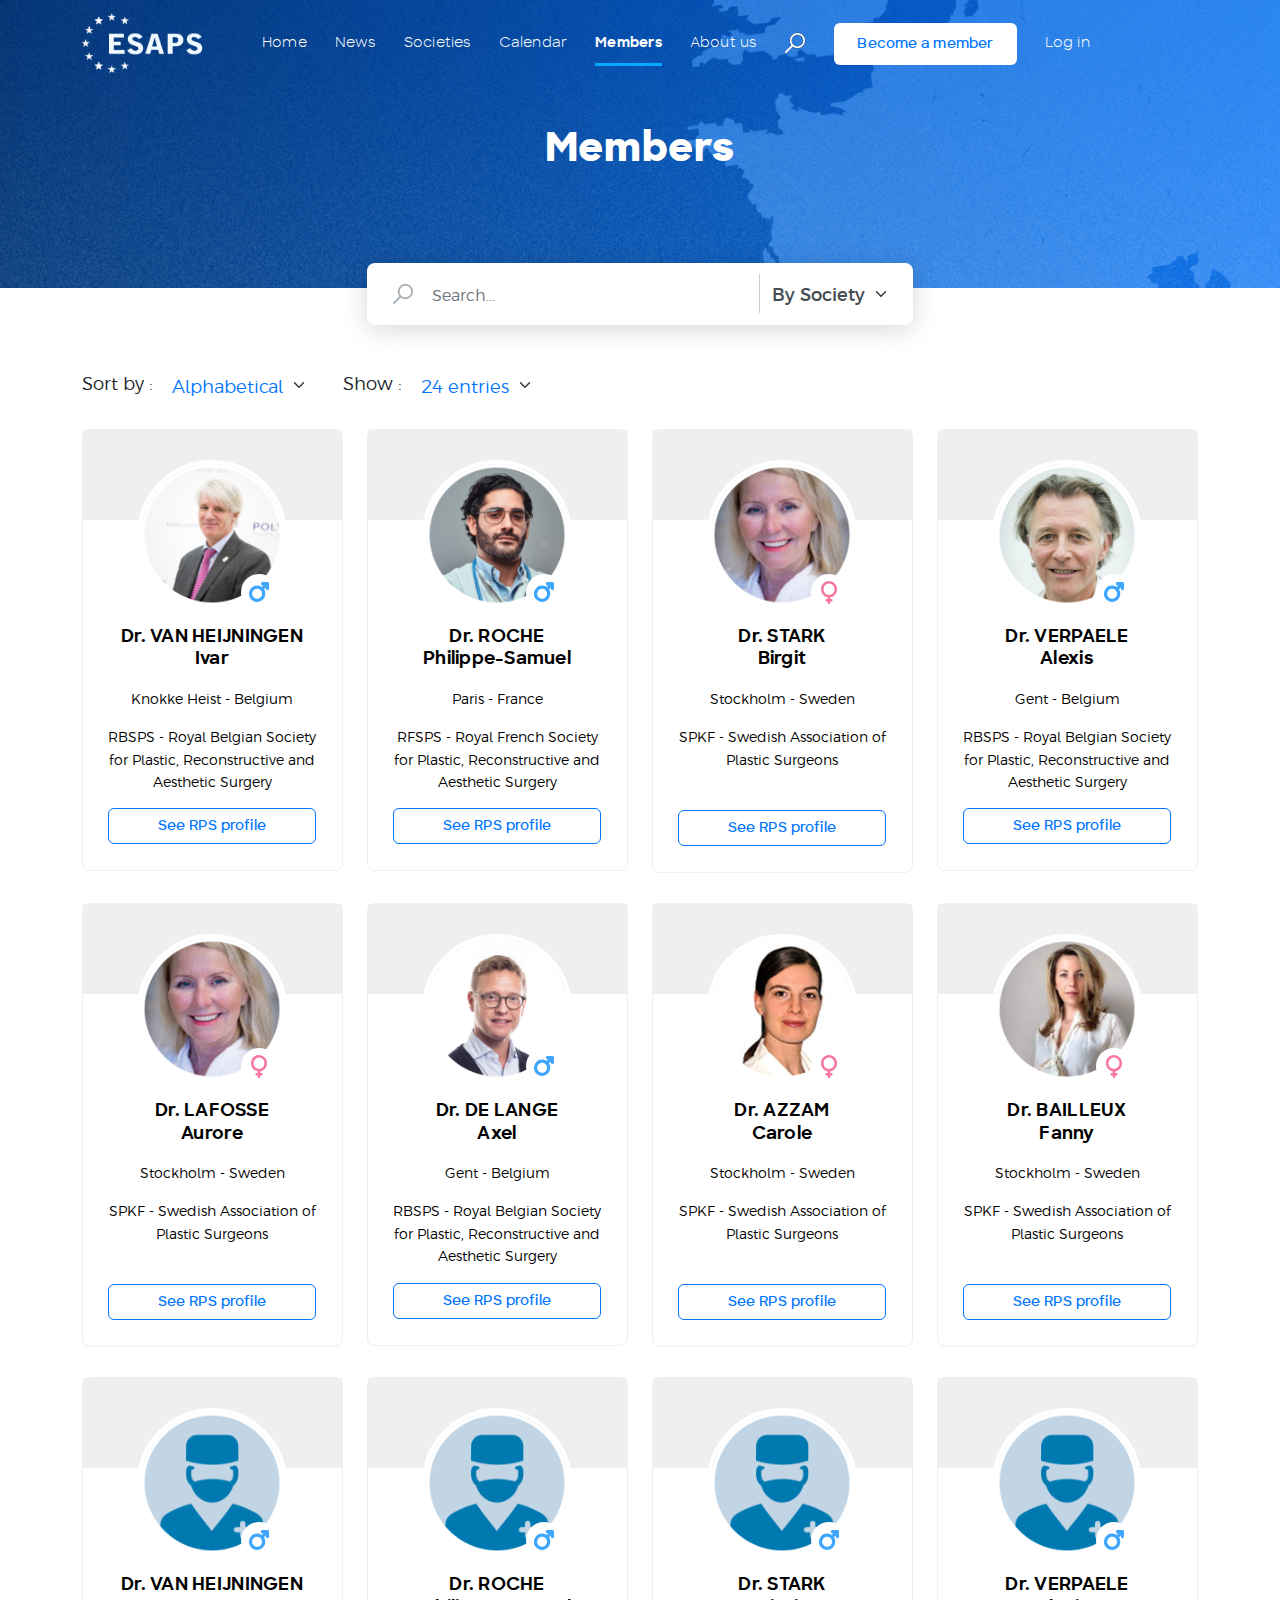
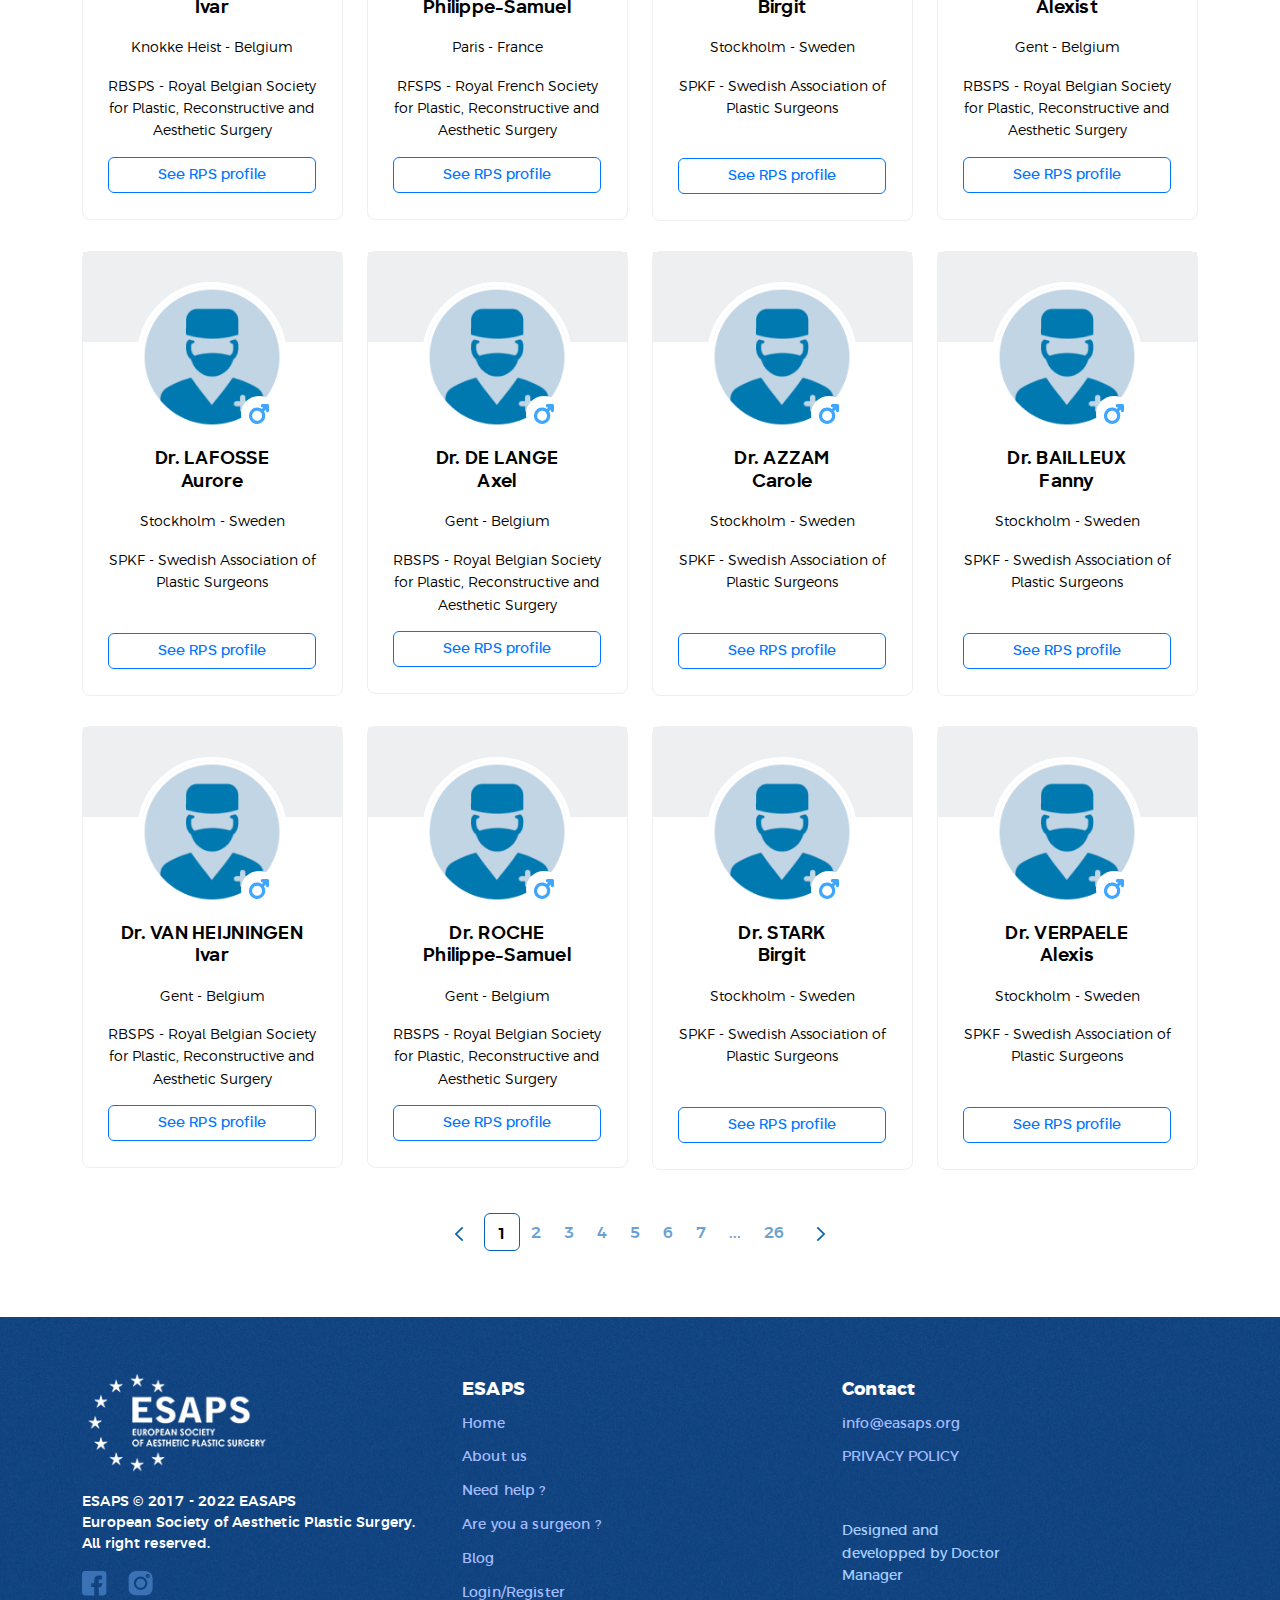
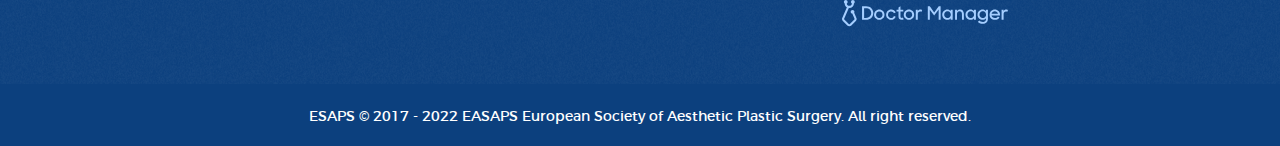
<file: member.html>
<!doctype html>
<html lang="en">

<head>
    <!-- Required meta tags -->
    <meta charset="utf-8">
    <meta name="viewport" content="width=device-width, initial-scale=1">

    <!-- Bootstrap CSS -->
    <link href="css/bootstrap.min.css" rel="stylesheet">
    <link href="css/style.css" rel="stylesheet">
    <link rel="stylesheet" href="css/responsive.css">
    <title>ESAPS</title>
</head>

<body>
    <header class="societ">
        <nav class="navbar navbar-expand-lg navbar-light" id="navbar_top">
            <div class="container">
                <a class="navbar-brand n-img" href="index.html">
                    <img src="images/logo.svg" class="img-fluid ">
                </a>
                <a class="navbar-brand  d-none" href="index.html">
                    <img src="images/societ-logo.svg" class="img-fluid">
                </a>
                <button class="navbar-toggler" type="button" data-bs-toggle="collapse" data-bs-target="#navbarNav"
                    aria-controls="navbarNav" aria-expanded="false" aria-label="Toggle navigation">
                    <span class="navbar-toggler-icon"></span>
                </button>
                <div class="collapse navbar-collapse" id="navbarNav">
                    <ul class="navbar-nav">
                        <li class="nav-item">
                            <a class="nav-link" aria-current="page" href="index.html">Home</a>
                        </li>
                        <li class="nav-item">
                            <a class="nav-link " href="#">News</a>
                        </li>
                        <li class="nav-item">
                            <a class="nav-link" href="societies.html">Societies</a>
                        </li>
                        <li class="nav-item">
                            <a class="nav-link  " href="events.html">Calendar</a>
                        </li>
                        <li class="nav-item">
                            <a class="nav-link  active" href="member.html">Members</a>
                        </li>
                        <li class="nav-item">
                            <a class="nav-link " href="about-us.html">About us</a>
                        </li>
                        <li class="nav-item">
                            <a class="nav-link  n-img" href="#"><img src="images/search.png" class="img-fluid">
                            </a>
                        </li>
                        <li class="nav-item">
                            <a class="nav-link  d-none" href="#"> <img src="images/search-2.png" class="img-fluid">
                            </a>
                        </li>
                        <li class="nav-item">
                            <a class="nav-link btn-member" href="#">Become a member</a>
                        </li>
                        <li class="nav-item">
                            <a class="nav-link" href="login.html">Log in</a>
                        </li>
                    </ul>
                </div>
            </div>
        </nav>
        <div class="container">
            <div class="row justify-content-center">
                <div class="col-md-7">
                    <div class="text-box text-center">
                        <h1>Members</h1>
                    </div>
                </div>
            </div>
        </div>
    </header>
    <!-- ============== form ============= -->
    <section class="search-bar">
        <div class="container">
            <div class="row justify-content-center">
                <div class="col-lg-6 col-md-9">
                    <form>
                        <div class="input-group">
                            <span class="input-group-text" id="basic-addon1"><img src="images/societ-search.png"
                                    class="img-fluid"></span>
                            <input type="text" class="form-control" placeholder="Search..."
                                aria-label="Recipient's username" aria-describedby="basic-addon2">
                            <span class="input-group-text" id="basic-addon2">
                                <div class="divider">
                                    <select id="disabledSelect" class="form-select">
                                        <option>By Society</option>
                                        <option>France</option>
                                        <option>England</option>
                                    </select>
                                </div>
                            </span>
                        </div>
                    </form>
                </div>
            </div>
        </div>
    </section>
    <!-- ============== member-sec ============= -->
    <section class="member">
        <div class="container">
            <div class="row">
                <div class="col-md-12">
                    <form class="d-flex">
                        <div class="input-group ">
                            <h3 class="me-md-2">Sort by :</h3>
                            <select id="disabledSelect" class="form-select ">
                                <option>Alphabetical</option>
                                <option>France</option>
                                <option>England</option>
                            </select>
                        </div>
                        <div class="input-group ms-md-4">
                            <h3 class="me-md-2">Show :</h3>
                            <select id="disabledSelect" class="form-select ">
                                <option>24 entries</option>
                                <option>France</option>
                                <option>England</option>
                            </select>
                        </div>
                    </form>

                </div>
            </div>
            <div class="row">
                <div class="col-xl-3 col-lg-4 col-md-6 space">
                    <div class="card text-center box ">
                        <div class="card-body">
                            <div class="image-holder">
                                <img src="images/dr.van.png" class="img-fluid image-border">
                                <div class="male">
                                    <img src="images/male.svg" class="img-fluid">
                                </div>
                            </div>

                            <div class="text-box">
                                <h4 class="py-3">Dr. VAN HEIJNINGEN <br> Ivar</h4>
                                <p>Knokke Heist - Belgium </p>
                                <p class="py-3 size">RBSPS - Royal Belgian Society for Plastic, Reconstructive and
                                    Aesthetic
                                    Surgery
                                </p>
                                <a href="#" class="btn btn-default w-100 m-0">See RPS profile</a>
                            </div>
                        </div>
                    </div>
                </div>
                <div class="col-xl-3 col-lg-4 col-md-6 space">
                    <div class="card text-center box ">
                        <div class="card-body">
                            <div class="image-holder">
                                <img src="images/dr-roche.png" class="img-fluid image-border">
                                <div class="male">
                                    <img src="images/male.svg" class="img-fluid">
                                </div>
                            </div>
                            <div class="text-box">
                                <h4 class="py-3">Dr. ROCHE <br>
                                    Philippe-Samuel</h4>
                                <p>Paris - France </p>
                                <p class="py-3 size">RFSPS - Royal French Society for Plastic, Reconstructive and
                                    Aesthetic
                                    Surgery


                                </p>
                                <a href="#" class="btn btn-default w-100 m-0">See RPS profile</a>
                            </div>
                        </div>
                    </div>
                </div>
                <div class="col-xl-3 col-lg-4 col-md-6  space">
                    <div class="card text-center box ">
                        <div class="card-body">
                            <div class="image-holder">
                                <img src="images/dr-stark.png" class="img-fluid image-border">
                                <div class="male">
                                    <img src="images/female.svg" class="img-fluid">
                                </div>
                            </div>
                            <div class="text-box">
                                <h4 class="py-3">Dr. STARK <br>
                                    Birgit</h4>
                                <p>Stockholm - Sweden </p>
                                <p class="py-3 size">SPKF - Swedish Association of Plastic Surgeons
                                </p><br>
                                <a href="#" class="btn btn-default w-100 m-0">See RPS profile</a>
                            </div>
                        </div>
                    </div>
                </div>
                <div class="col-xl-3 col-lg-4 col-md-6  space">
                    <div class="card text-center box">
                        <div class="card-body">
                            <div class="image-holder">
                                <img src="images/dr-alexies.png" class="img-fluid image-border">
                                <div class="male">
                                    <img src="images/male.svg" class="img-fluid">
                                </div>
                            </div>
                            <div class="text-box">
                                <h4 class="py-3">Dr. VERPAELE <br>
                                    Alexis</h4>
                                <p>Gent - Belgium </p>
                                <p class="py-3 size">RBSPS - Royal Belgian Society for Plastic, Reconstructive and
                                    Aesthetic
                                    Surgery

                                </p>
                                <a href="#" class="btn btn-default w-100 m-0">See RPS profile</a>
                            </div>
                        </div>
                    </div>
                </div>
                <div class="col-xl-3 col-lg-4 col-md-6 space">
                    <div class="card text-center box">
                        <div class="card-body">
                            <div class="image-holder">
                                <img src="images/dr-stark.png" class="img-fluid image-border">
                                <div class="male">
                                    <img src="images/female.svg" class="img-fluid">
                                </div>
                            </div>
                            <div class="text-box">
                                <h4 class="py-3">Dr. LAFOSSE <br> Aurore</h4>
                                <p>Stockholm - Sweden</p>
                                <p class="py-3 size">SPKF - Swedish Association of Plastic Surgeons
                                </p><br>
                                <a href="#" class="btn btn-default w-100 m-0">See RPS profile</a>
                            </div>
                        </div>
                    </div>
                </div>
                <div class="col-xl-3 col-lg-4 col-md-6 space">
                    <div class="card text-center box">
                        <div class="card-body">
                            <div class="image-holder">
                                <img src="images/dr-axel.png" class="img-fluid image-border">
                                <div class="male">
                                    <img src="images/male.svg" class="img-fluid">
                                </div>
                            </div>
                            <div class="text-box">
                                <h4 class="py-3">Dr. DE LANGE <br>
                                    Axel</h4>
                                <p>Gent - Belgium </p>
                                <p class="py-3 size">RBSPS - Royal Belgian Society for Plastic, Reconstructive and
                                    Aesthetic
                                    Surgery

                                </p>
                                <a href="#" class="btn btn-default w-100 m-0">See RPS profile</a>
                            </div>
                        </div>
                    </div>
                </div>
                <div class="col-xl-3 col-lg-4 col-md-6 space ">
                    <div class="card text-center box">
                        <div class="card-body">
                            <div class="image-holder">
                                <img src="images/dr-azam.png" class="img-fluid image-border">
                                <div class="male">
                                    <img src="images/female.svg" class="img-fluid">
                                </div>
                            </div>
                            <div class="text-box">
                                <h4 class="py-3">Dr. AZZAM <br> Carole</h4>
                                <p>Stockholm - Sweden</p>
                                <p class="py-3 size">SPKF - Swedish Association of Plastic Surgeons
                                </p><br>
                                <a href="#" class="btn btn-default w-100 m-0">See RPS profile</a>
                            </div>
                        </div>
                    </div>
                </div>
                <div class="col-xl-3 col-lg-4 col-md-6 space">
                    <div class="card text-center box">
                        <div class="card-body">
                            <div class="image-holder">
                                <img src="images/dr-fanny.png" class="img-fluid image-border">
                                <div class="male">
                                    <img src="images/female.svg" class="img-fluid">
                                </div>
                            </div>
                            <div class="text-box">
                                <h4 class="py-3">Dr. BAILLEUX <br> Fanny</h4>
                                <p>Stockholm - Sweden</p>
                                <p class="py-3 size">SPKF - Swedish Association of Plastic Surgeons
                                </p><br>
                                <a href="#" class="btn btn-default w-100 m-0">See RPS profile</a>
                            </div>
                        </div>
                    </div>
                </div>
                <div class="col-xl-3 col-lg-4 col-md-6 space">
                    <div class="card text-center box">
                        <div class="card-body">
                            <div class="image-holder">
                                <img src="images/stark.png" class="img-fluid image-border">
                                <div class="male">
                                    <img src="images/male.svg" class="img-fluid">
                                </div>
                            </div>
                            <div class="text-box">
                                <h4 class="py-3">Dr. VAN HEIJNINGEN <br> Ivar</h4>
                                <p>Knokke Heist - Belgium </p>
                                <p class="py-3 size">RBSPS - Royal Belgian Society for Plastic, Reconstructive and
                                    Aesthetic
                                    Surgery
                                </p>
                                <a href="#" class="btn btn-default w-100 m-0">See RPS profile</a>
                            </div>
                        </div>
                    </div>
                </div>
                <div class="col-xl-3 col-lg-4 col-md-6 space">
                    <div class="card text-center box">
                        <div class="card-body">
                            <div class="image-holder">
                                <img src="images/stark.png" class="img-fluid image-border">
                                <div class="male">
                                    <img src="images/male.svg" class="img-fluid">
                                </div>
                            </div>
                            <div class="text-box">
                                <h4 class="py-3">Dr. ROCHE <br>
                                    Philippe-Samuel</h4>
                                <p>Paris - France</p>
                                <p class="py-3 size">RFSPS - Royal French Society for Plastic, Reconstructive and
                                    Aesthetic
                                    Surgery
                                </p>
                                <a href="#" class="btn btn-default w-100 m-0">See RPS profile</a>
                            </div>
                        </div>
                    </div>
                </div>
                <div class="col-xl-3 col-lg-4 col-md-6 space">
                    <div class="card text-center box">
                        <div class="card-body">
                            <div class="image-holder">
                                <img src="images/stark.png" class="img-fluid image-border">
                                <div class="male">
                                    <img src="images/male.svg" class="img-fluid">
                                </div>
                            </div>
                            <div class="text-box">
                                <h4 class="py-3">Dr. STARK <br>
                                    Birgit</h4>
                                <p>Stockholm - Sweden</p>
                                <p class="py-3 size">SPKF - Swedish Association of Plastic Surgeons
                                </p> <br>
                                <a href="#" class="btn btn-default w-100 m-0">See RPS profile</a>
                            </div>
                        </div>
                    </div>
                </div>
                <div class="col-xl-3 col-lg-4 col-md-6 space">
                    <div class="card text-center box">
                        <div class="card-body">
                            <div class="image-holder">
                                <img src="images/stark.png" class="img-fluid image-border">
                                <div class="male">
                                    <img src="images/male.svg" class="img-fluid">
                                </div>
                            </div>
                            <div class="text-box">
                                <h4 class="py-3">Dr. VERPAELE<br>
                                    Alexist</h4>
                                <p>Gent - Belgium </p>
                                <p class="py-3 size">RBSPS - Royal Belgian Society for Plastic, Reconstructive and
                                    Aesthetic
                                    Surgery

                                </p>
                                <a href="#" class="btn btn-default w-100 m-0">See RPS profile</a>
                            </div>
                        </div>
                    </div>
                </div>
                <div class="col-xl-3 col-lg-4 col-md-6 space">
                    <div class="card text-center box">
                        <div class="card-body">
                            <div class="image-holder">
                                <img src="images/stark.png" class="img-fluid image-border">
                                <div class="male">
                                    <img src="images/male.svg" class="img-fluid">
                                </div>
                            </div>
                            <div class="text-box">
                                <h4 class="py-3">Dr. LAFOSSE <br> Aurore</h4>
                                <p>Stockholm - Sweden</p>
                                <p class="py-3 size">SPKF - Swedish Association of Plastic Surgeons

                                </p> <br>
                                <a href="#" class="btn btn-default w-100 m-0">See RPS profile</a>
                            </div>
                        </div>
                    </div>
                </div>
                <div class="col-xl-3 col-lg-4 col-md-6 space">
                    <div class="card text-center box">
                        <div class="card-body">
                            <div class="image-holder">
                                <img src="images/stark.png" class="img-fluid image-border">
                                <div class="male">
                                    <img src="images/male.svg" class="img-fluid">
                                </div>
                            </div>
                            <div class="text-box">
                                <h4 class="py-3">Dr. DE LANGE <br>
                                    Axel</h4>
                                <p>Gent - Belgium </p>
                                <p class="py-3 size">RBSPS - Royal Belgian Society for Plastic, Reconstructive and
                                    Aesthetic
                                    Surgery

                                </p>
                                <a href="#" class="btn btn-default w-100 m-0">See RPS profile</a>
                            </div>
                        </div>
                    </div>
                </div>
                <div class="col-xl-3 col-lg-4 col-md-6 space">
                    <div class="card text-center box">
                        <div class="card-body">
                            <div class="image-holder">
                                <img src="images/stark.png" class="img-fluid image-border">
                                <div class="male">
                                    <img src="images/male.svg" class="img-fluid">
                                </div>
                            </div>
                            <div class="text-box">
                                <h4 class="py-3">Dr. AZZAM <br> Carole</h4>
                                <p>Stockholm - Sweden</p>
                                <p class="py-3 size">SPKF - Swedish Association of Plastic Surgeons

                                </p> <br>
                                <a href="#" class="btn btn-default w-100 m-0">See RPS profile</a>
                            </div>
                        </div>
                    </div>
                </div>
                <div class="col-xl-3 col-lg-4 col-md-6 space">
                    <div class="card text-center box">
                        <div class="card-body">
                            <div class="image-holder">
                                <img src="images/stark.png" class="img-fluid image-border">
                                <div class="male">
                                    <img src="images/male.svg" class="img-fluid">
                                </div>
                            </div>
                            <div class="text-box">
                                <h4 class="py-3">Dr. BAILLEUX <br> Fanny</h4>
                                <p>Stockholm - Sweden</p>
                                <p class="py-3 size">SPKF - Swedish Association of Plastic Surgeons

                                </p> <br>
                                <a href="#" class="btn btn-default w-100 m-0">See RPS profile</a>
                            </div>
                        </div>
                    </div>
                </div>
                <div class="col-xl-3 col-lg-4 col-md-6 space">
                    <div class="card text-center box">
                        <div class="card-body">
                            <div class="image-holder">
                                <img src="images/stark.png" class="img-fluid image-border">
                                <div class="male">
                                    <img src="images/male.svg" class="img-fluid">
                                </div>
                            </div>
                            <div class="text-box">
                                <h4 class="py-3">Dr. VAN HEIJNINGEN <br> Ivar</h4>
                                <p>Gent - Belgium </p>
                                <p class="py-3 size">RBSPS - Royal Belgian Society for Plastic, Reconstructive and
                                    Aesthetic
                                    Surgery

                                </p>
                                <a href="#" class="btn btn-default w-100 m-0">See RPS profile</a>
                            </div>
                        </div>
                    </div>
                </div>
                <div class="col-xl-3 col-lg-4 col-md-6 space">
                    <div class="card text-center box">
                        <div class="card-body">
                            <div class="image-holder">
                                <img src="images/stark.png" class="img-fluid image-border">
                                <div class="male">
                                    <img src="images/male.svg" class="img-fluid">
                                </div>
                            </div>
                            <div class="text-box">
                                <h4 class="py-3">Dr. ROCHE <Br>
                                    Philippe-Samuel</h4>
                                <p>Gent - Belgium </p>
                                <p class="py-3 size">RBSPS - Royal Belgian Society for Plastic, Reconstructive and
                                    Aesthetic
                                    Surgery

                                </p>
                                <a href="#" class="btn btn-default w-100 m-0">See RPS profile</a>
                            </div>
                        </div>
                    </div>
                </div>
                <div class="col-xl-3 col-lg-4 col-md-6 space">
                    <div class="card text-center box">
                        <div class="card-body">
                            <div class="image-holder">
                                <img src="images/stark.png" class="img-fluid image-border">
                                <div class="male">
                                    <img src="images/male.svg" class="img-fluid">
                                </div>
                            </div>
                            <div class="text-box">
                                <h4 class="py-3">Dr. STARK <br>
                                    Birgit</h4>
                                <p>Stockholm - Sweden</p>
                                <p class="py-3 size">SPKF - Swedish Association of Plastic Surgeons

                                </p> <br>
                                <a href="#" class="btn btn-default w-100 m-0">See RPS profile</a>
                            </div>
                        </div>
                    </div>
                </div>
                <div class="col-xl-3 col-lg-4 col-md-6 space">
                    <div class="card text-center box">
                        <div class="card-body">
                            <div class="image-holder">
                                <img src="images/stark.png" class="img-fluid image-border">
                                <div class="male">
                                    <img src="images/male.svg" class="img-fluid">
                                </div>
                            </div>
                            <div class="text-box">
                                <h4 class="py-3">Dr. VERPAELE <br>
                                    Alexis</h4>
                                <p>Stockholm - Sweden</p>
                                <p class="py-3 size">SPKF - Swedish Association of Plastic Surgeons

                                </p> <br>
                                <a href="#" class="btn btn-default w-100 m-0">See RPS profile</a>
                            </div>
                        </div>
                    </div>
                </div>
            </div>
            <nav aria-label="Page navigation example">
                <ul class="pagination justify-content-center">
                    <li class="page-item">
                        <a class="page-link" href="#" tabindex="-1" aria-disabled="true"><img
                                src="images/arrow-left.svg" class="img-fluid"></a>
                    </li>
                    <li class="page-item active"><a class="page-link" href="#">1</a></li>
                    <li class="page-item"><a class="page-link page-opacity" href="#">2</a></li>
                    <li class="page-item"><a class="page-link page-opacity" href="#">3</a></li>
                    <li class="page-item"><a class="page-link page-opacity" href="#">4</a></li>
                    <li class="page-item"><a class="page-link page-opacity" href="#">5</a></li>
                    <li class="page-item"><a class="page-link page-opacity" href="#">6</a></li>
                    <li class="page-item"><a class="page-link page-opacity" href="#">7</a></li>
                    <li class="page-item"><a class="page-link page-opacity" href="#">...</a></li>
                    <li class="page-item"><a class="page-link page-opacity" href="#">26</a></li>
                    <li class="page-item">
                        <a class="page-link" href="#"><img src="images/arrow-right.svg" class="img-fluid"></a>
                    </li>
                </ul>
            </nav>
        </div>
        </div>
    </section>
    <!-- ================= footer ================== -->
    <footer class="footer">
        <div class="container">
            <div class="row">
                <div class="col-md-4">
                    <div class="image-holder">
                        <img src="images/footer-logo.svg" class="img-fluid">
                    </div>
                    <div class="text-box  py-3">
                        <h5 class="text-white">ESAPS © 2017 - 2022 EASAPS</h5>
                        <h5 class="text-white"> European Society of Aesthetic Plastic Surgery. All right reserved.</h5>
                    </div>
                    <a href="#"><img src="images/fb.svg" class="img-fluid fb"></a>
                    <a href="#"><img src="images/IG.svg" class="img-fluid fb ms-3"></a>
                </div>
                <div class="col-md-2 mt-md-0 mt-4">
                    <div class="footer-list">
                        <h5 class="pb-2">ESAPS</h5>
                        <ul class="list-unstyled">
                            <li class="pb-2"> <a href="#">Home</a>
                            </li>
                            <li class="pb-2"> <a href="#">About us
                                </a>
                            </li>
                            <li class="pb-2"> <a href="#">Need help ?
                                </a>
                            </li>
                            <li class="pb-2"> <a href="#">Are you a surgeon ?
                                </a>
                            </li>
                            <li class="pb-2"> <a href="#">Blog
                                </a>
                            </li>
                            <li class="pb-2"> <a href="#">Login/Register
                                </a>
                            </li>
                        </ul>
                    </div>
                </div>
                <div class="col-md-2 offset-md-2  mt-md-0 mt-4">
                    <div class="footer-list">
                        <h5 class="mb-2">Contact</h5>
                        <ul class="list-unstyled">
                            <li class="pb-2"> <a href="mailto:someone@example.com">info@easaps.org</a>
                            </li>
                            <li class="pb-2"> <a href="#">PRIVACY POLICY
                                </a>
                            </li>
                        </ul>
                        <h6>Designed and developped by
                            Doctor Manager</h6>
                        <img src="images/doctor-manager.svg" class="img-fluid">
                    </div>
                </div>
            </div>
        </div>
    </footer>
    <div class="copy-right">
        <div class="container">
            <div class="text-center">
                <p>
                    ESAPS © 2017 - 2022 EASAPS European Society of Aesthetic Plastic Surgery. All right reserved.
                </p>
            </div>
        </div>
    </div>
    <!-- Optional JavaScript; choose one of the two! -->

    <!-- Option 1: Bootstrap Bundle with Popper -->
    <script src="js/bootstrap.bundle.min.js"></script>
    <script src="js/jquery.min.js"></script>
    <script src="js/main.js"></script>
    <script>
        document.addEventListener("DOMContentLoaded", function () {
            window.addEventListener('scroll', function () {
                if (window.scrollY > 50) {
                    document.getElementById('navbar_top').classList.add('fixed-top', 'society');
                    // add padding top to show content behind navbar
                    navbar_height = document.querySelector('.navbar').offsetHeight;
                    document.body.style.paddingTop = navbar_height + 'px';
                } else {
                    document.getElementById('navbar_top').classList.remove('fixed-top', 'society');
                    // remove padding top from body
                    document.body.style.paddingTop = '0';
                }
            });
        });
    </script>
</body>

</html>
</file>
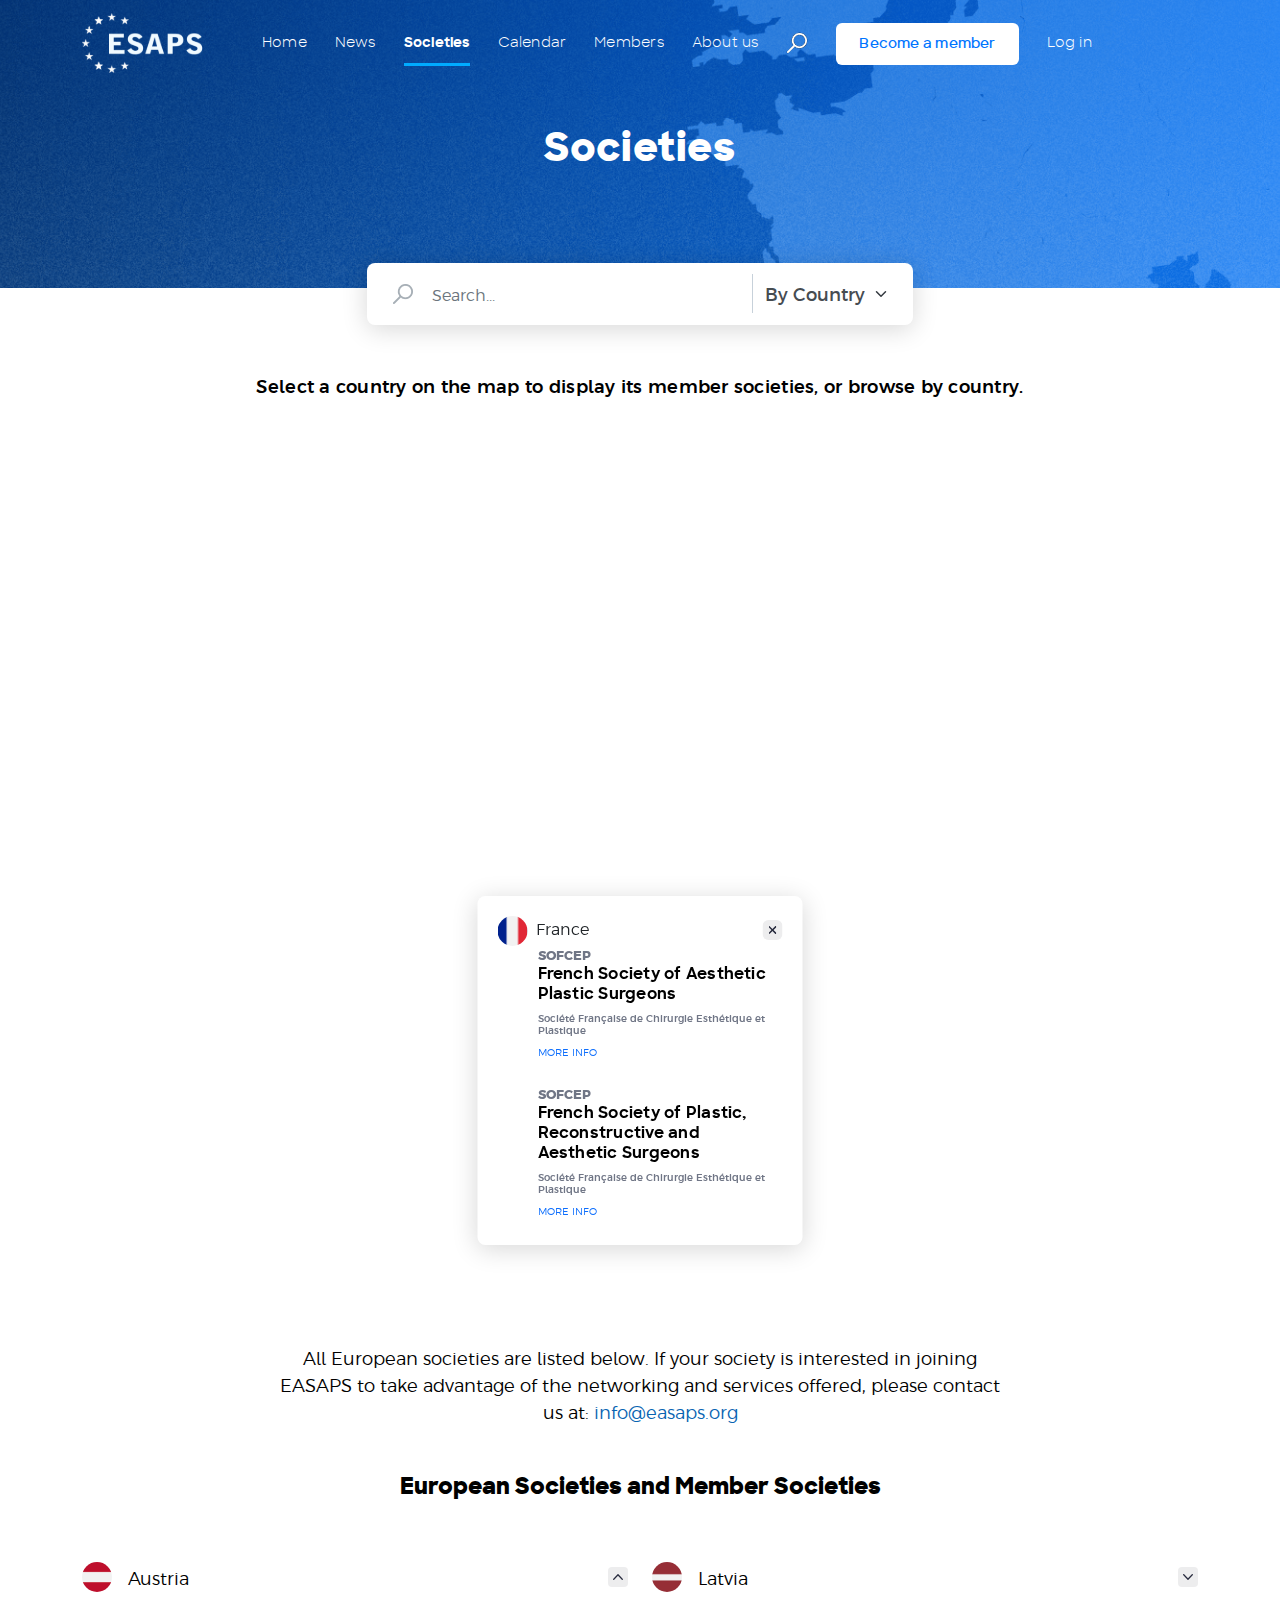
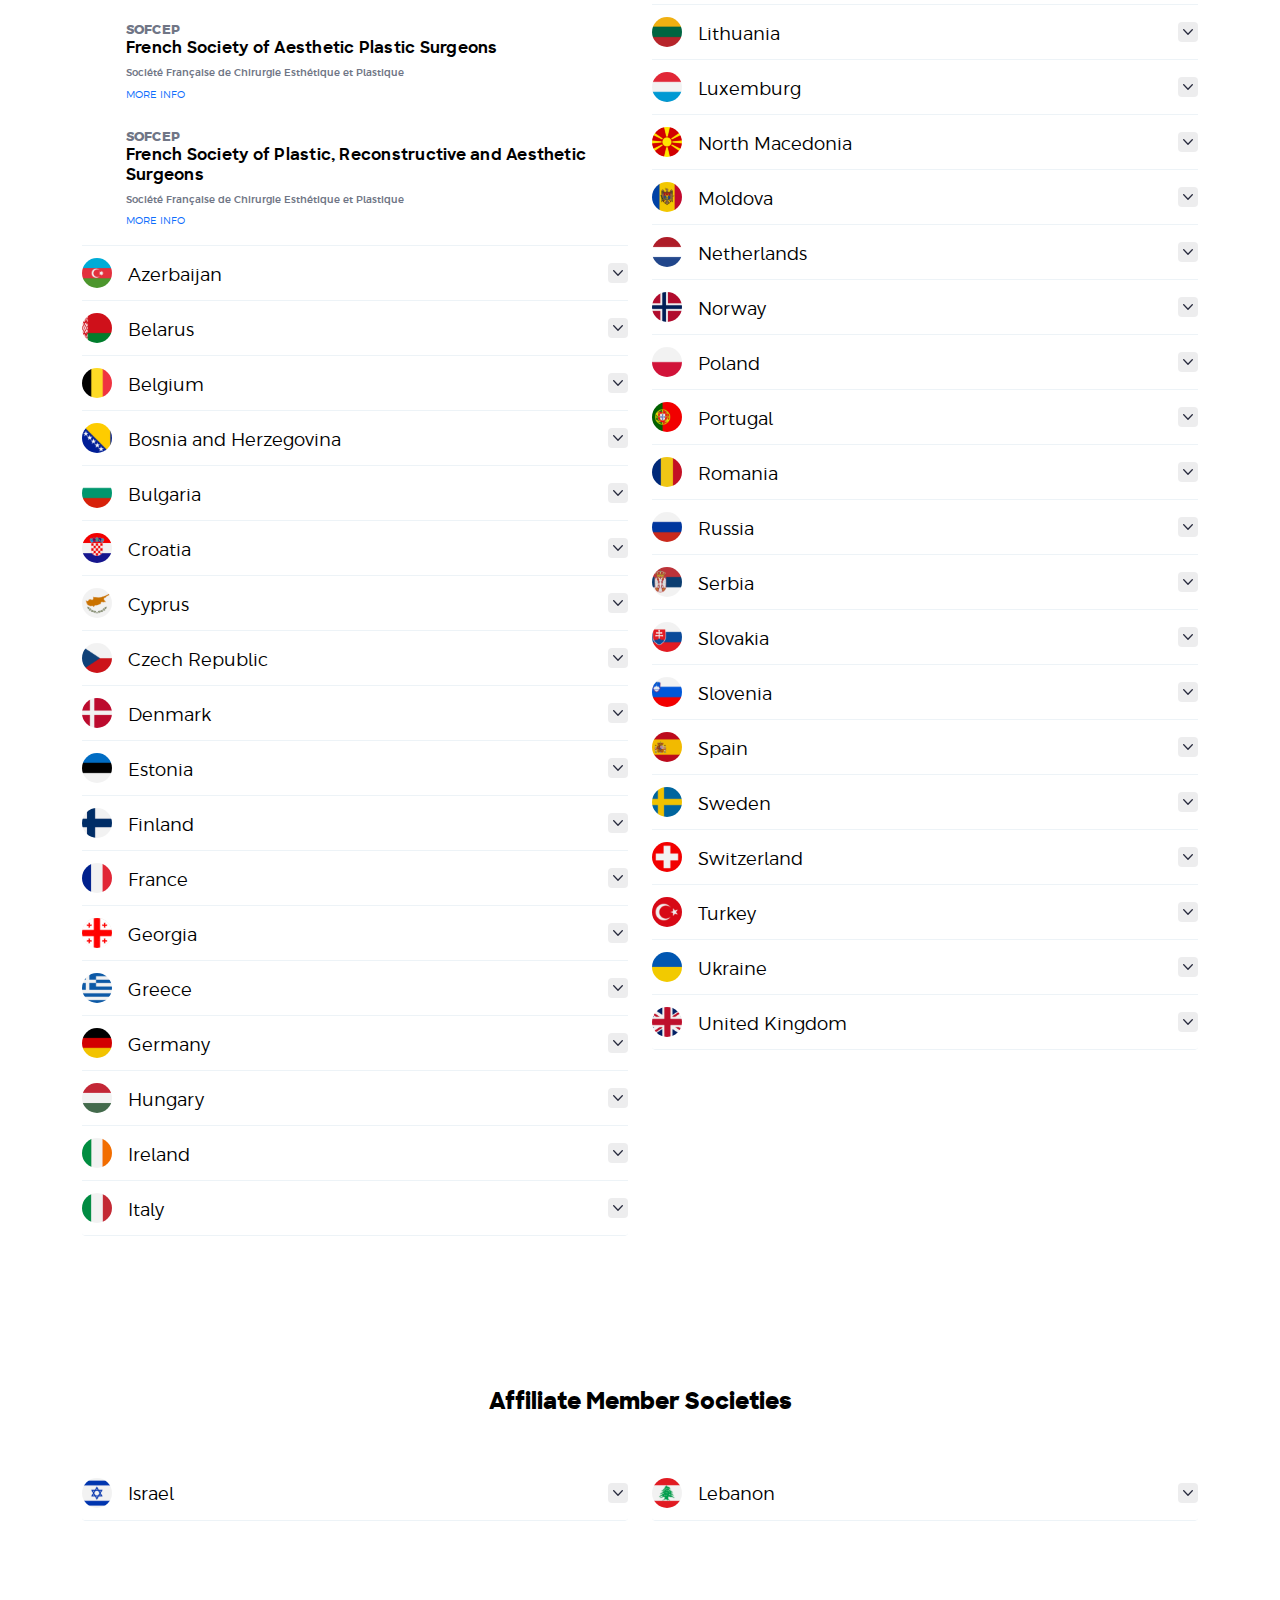
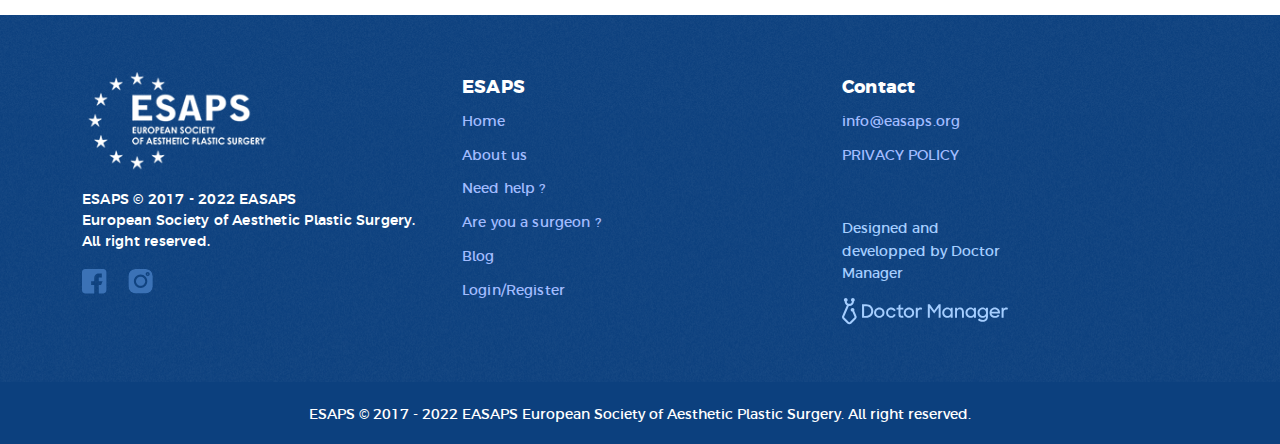
<file: societies.html>
<!doctype html>
<html lang="en">

<head>
    <!-- Required meta tags -->
    <meta charset="utf-8">
    <meta name="viewport" content="width=device-width, initial-scale=1">

    <!-- Bootstrap CSS -->
    <link href="css/bootstrap.min.css" rel="stylesheet">
    <link href="css/style.css" rel="stylesheet">
    <link rel="stylesheet" href="css/responsive.css">
    <title>ESAPS</title>
</head>

<body>
    <header class="societ">
        <nav class="navbar navbar-expand-lg navbar-light" id="navbar_top">
            <div class="container">
                <a class="navbar-brand n-img" href="index.html">
                    <img src="images/logo.svg" class="img-fluid ">
                </a>
                <a class="navbar-brand  d-none" href="index.html">
                    <img src="images/societ-logo.svg" class="img-fluid">
                </a>
                <button class="navbar-toggler" type="button" data-bs-toggle="collapse" data-bs-target="#navbarNav"
                    aria-controls="navbarNav" aria-expanded="false" aria-label="Toggle navigation">
                    <span class="navbar-toggler-icon"></span>
                </button>
                <div class="collapse navbar-collapse" id="navbarNav">
                    <ul class="navbar-nav">
                        <li class="nav-item">
                            <a class="nav-link" aria-current="page" href="index.html">Home</a>
                        </li>
                        <li class="nav-item">
                            <a class="nav-link " href="#">News</a>
                        </li>
                        <li class="nav-item">
                            <a class="nav-link active" href="societies.html">Societies</a>
                        </li>
                        <li class="nav-item">
                            <a class="nav-link  " href="events.html">Calendar</a>
                        </li>
                        <li class="nav-item">
                            <a class="nav-link " href="member.html">Members</a>
                        </li>
                        <li class="nav-item">
                            <a class="nav-link " href="about-us.html">About us</a>
                        </li>
                        <li class="nav-item">
                            <a class="nav-link  n-img" href="#"><img src="images/search.png" class="img-fluid">
                            </a>
                        </li>
                        <li class="nav-item">
                            <a class="nav-link  d-none" href="#"> <img src="images/search-2.png" class="img-fluid">
                            </a>
                        </li>
                        <li class="nav-item">
                            <a class="nav-link btn-member" href="#">Become a member</a>
                        </li>
                        <li class="nav-item">
                            <a class="nav-link" href="login.html">Log in</a>
                        </li>
                    </ul>
                </div>
            </div>
        </nav>
        <div class="container">
            <div class="row justify-content-center">
                <div class="col-md-7">
                    <div class="text-box text-center">
                        <h1>Societies</h1>
                    </div>
                </div>
            </div>
        </div>
    </header>
    <!-- ============== form ============= -->
    <section class="search-bar">
        <div class="container">
            <div class="row justify-content-center">
                <div class="col-lg-6 col-md-9">
                    <form>
                        <div class="input-group">
                            <span class="input-group-text" id="basic-addon1"><img src="images/societ-search.png"
                                    class="img-fluid"></span>
                            <input type="text" class="form-control" placeholder="Search..."
                                aria-label="Recipient's username" aria-describedby="basic-addon2">
                            <span class="input-group-text" id="basic-addon2">
                                <div class="divider">
                                    <select id="disabledSelect" class="form-select">
                                        <option>By Country</option>
                                        <option>France</option>
                                        <option>England</option>
                                    </select>
                                </div>
                            </span>
                        </div>
                    </form>
                </div>
            </div>
        </div>
    </section>
    <!-- ============= map =========== -->
    <section class="map">
        <div class="container">
            <div class="row">
                <div class="col-md-12">
                    <div class="text-box text-center">
                        <h6>Select a country on the map to display its member societies, or browse by country.</h6>
                        <div class="map mt-5">
                            <iframe
                                src="https://www.google.com/maps/embed?pb=!1m18!1m12!1m3!1d41775679.03235271!2d-23.10114815367658!3d50.2772711109119!2m3!1f0!2f0!3f0!3m2!1i1024!2i768!4f13.1!3m3!1m2!1s0x48761b4ac9f595a1%3A0xafa3ed05a54f24b9!2sBritish%20Association%20of%20Aesthetic%20Plastic%20Surgeons!5e0!3m2!1sen!2s!4v1660826740004!5m2!1sen!2s"
                                width="100%" style="border:0;" allowfullscreen="" loading="lazy"
                                referrerpolicy="no-referrer-when-downgrade"></iframe>
                        </div>
                    </div>
                    <div class="map-box" id="filter">
                        <div class="row">
                            <div class="col-md-6">
                                <h6><img src="images/flag-13.svg" class="img-fluid me-2">France</h6>
                            </div>
                            <div class="col-md-6">
                                <div class="text-end image-holder">
                                    <a href="javascript:void(0)"><img src="images/cross.svg" class="img-fluid"
                                            onclick="toggleText()"></a>
                                </div>
                            </div>
                        </div>
                        <div class="accordion-box ps-4 ms-3">
                            <h6>SOFCEP</h6>
                            <h2>French Society of Aesthetic Plastic Surgeons</h2>
                            <p class="pt-2">Société Française de Chirurgie Esthétique et Plastique</p>
                            <a href="#" class="btn-more pt-2">MORE INFO</a>
                        </div>
                        <div class="accordion-box  ps-4 ms-3 pt-4">
                            <h6>SOFCEP</h6>
                            <h2>French Society of Plastic, Reconstructive and Aesthetic Surgeons</h2>
                            <p class="pt-2">Société Française de Chirurgie Esthétique et Plastique</p>
                            <a href="#" class="btn-more pt-2">MORE INFO</a>
                        </div>
                    </div>

                </div>
            </div>
            <div class="row justify-content-center">
                <div class="col-md-8">
                    <div class="text-box text-center mt-5">
                        <p>All European societies are listed below. If your society is interested in joining EASAPS to
                            take advantage of the networking and services offered, please contact us at: <a
                                href="mailto:someone@example.com">info@easaps.org</a>
                        </p>
                    </div>
                </div>
            </div>
        </div>
    </section>
    <!-- ==============Societies sec ====== -->
    <section class="accordion-sec">
        <div class="container">
            <div class="text-box text-center mt-5">
                <h3>European Societies and Member Societies
                </h3>
            </div>
            <div class="accordion" id="accordion-country">
                <div class="row mt-5">
                    <div class="col-lg-6">
                        <div class="accordion-item">
                            <h2 class="accordion-header" id="headingOne">
                                <button class="accordion-button" type="button" data-bs-toggle="collapse"
                                    data-bs-target="#collapseOne" aria-expanded="true" aria-controls="collapseOne">
                                    <img src="images/flag-1.svg" class="img-fluid"> <span class="ms-3">Austria</span>
                                </button>
                            </h2>
                            <div id="collapseOne" class="accordion-collapse collapse show" aria-labelledby="headingOne"
                                data-bs-parent="#accordion-country">
                                <div class="accordion-body">
                                    <div class="accordion-box ps-4">
                                        <h6>SOFCEP</h6>
                                        <h2>French Society of Aesthetic Plastic Surgeons</h2>
                                        <p class="pt-2">Société Française de Chirurgie Esthétique et Plastique</p>
                                        <a href="#" class="btn-more pt-2">MORE INFO</a>
                                    </div>
                                    <div class="accordion-box  ps-4 pt-4">
                                        <h6>SOFCEP</h6>
                                        <h2>French Society of Plastic, Reconstructive and Aesthetic Surgeons</h2>
                                        <p class="pt-2">Société Française de Chirurgie Esthétique et Plastique</p>
                                        <a href="#" class="btn-more pt-2">MORE INFO</a>
                                    </div>
                                </div>
                            </div>
                        </div>
                        <div class="accordion-item" id="accordion">
                            <h2 class="accordion-header" id="headingTwo">
                                <button class="accordion-button collapsed" type="button" data-bs-toggle="collapse"
                                    data-bs-target="#collapseTwo" aria-expanded="false" aria-controls="collapseTwo">
                                    <img src="images/flag-2.svg" class="img-fluid"> <span class="ms-3">Azerbaijan</span>

                                </button>
                            </h2>
                            <div id="collapseTwo" class="accordion-collapse collapse" aria-labelledby="headingTwo"
                                data-bs-parent="#accordion-country">
                                <div class="accordion-body">
                                    <div class="accordion-box  ps-4">
                                        <h6>SOFCEP</h6>
                                        <h2>French Society of Aesthetic Plastic Surgeons</h2>
                                        <p class="pt-2">Société Française de Chirurgie Esthétique et Plastique</p>
                                        <a href="#" class="btn-more pt-2">MORE INFO</a>
                                    </div>
                                    <div class="accordion-box  ps-4 pt-4">
                                        <h6>SOFCEP</h6>
                                        <h2>French Society of Plastic, Reconstructive and Aesthetic Surgeons</h2>
                                        <p class="pt-2">Société Française de Chirurgie Esthétique et Plastique</p>
                                        <a href="#" class="btn-more pt-2">MORE INFO</a>
                                    </div>
                                </div>
                            </div>
                        </div>
                        <div class="accordion-item" id="accordion">
                            <h2 class="accordion-header" id="headingThree">
                                <button class="accordion-button collapsed" type="button" data-bs-toggle="collapse"
                                    data-bs-target="#collapseThree" aria-expanded="false" aria-controls="collapseThree">
                                    <img src="images/flag-3.svg" class="img-fluid"> <span class="ms-3">Belarus</span>

                                </button>
                            </h2>
                            <div id="collapseThree" class="accordion-collapse collapse" aria-labelledby="headingThree"
                                data-bs-parent="#accordion-country">
                                <div class="accordion-body">
                                    <div class="accordion-box  ps-4">
                                        <h6>SOFCEP</h6>
                                        <h2>French Society of Aesthetic Plastic Surgeons</h2>
                                        <p class="pt-2">Société Française de Chirurgie Esthétique et Plastique</p>
                                        <a href="#" class="btn-more pt-2">MORE INFO</a>
                                    </div>
                                    <div class="accordion-box ps-4 pt-4">
                                        <h6>SOFCEP</h6>
                                        <h2>French Society of Plastic, Reconstructive and Aesthetic Surgeons</h2>
                                        <p class="pt-2">Société Française de Chirurgie Esthétique et Plastique</p>
                                        <a href="#" class="btn-more pt-2">MORE INFO</a>
                                    </div>
                                </div>
                            </div>
                        </div>
                        <div class="accordion-item" id="accordion">
                            <h2 class="accordion-header" id="headingfour">
                                <button class="accordion-button collapsed" type="button" data-bs-toggle="collapse"
                                    data-bs-target="#collapsefour" aria-expanded="false" aria-controls="collapseThree">
                                    <img src="images/flag-4.svg" class="img-fluid"> <span class="ms-3">Belgium</span>

                                </button>
                            </h2>
                            <div id="collapsefour" class="accordion-collapse collapse" aria-labelledby="headingfour"
                                data-bs-parent="#accordion-country">
                                <div class="accordion-body">
                                    <div class="accordion-box ps-4">
                                        <h6>SOFCEP</h6>
                                        <h2>French Society of Aesthetic Plastic Surgeons</h2>
                                        <p class="pt-2">Société Française de Chirurgie Esthétique et Plastique</p>
                                        <a href="#" class="btn-more pt-2">MORE INFO</a>
                                    </div>
                                    <div class="accordion-box  ps-4 pt-4">
                                        <h6>SOFCEP</h6>
                                        <h2>French Society of Plastic, Reconstructive and Aesthetic Surgeons</h2>
                                        <p class="pt-2">Société Française de Chirurgie Esthétique et Plastique</p>
                                        <a href="#" class="btn-more pt-2">MORE INFO</a>
                                    </div>
                                </div>
                            </div>
                        </div>
                        <div class="accordion-item" id="accordion">
                            <h2 class="accordion-header" id="headingfive">
                                <button class="accordion-button collapsed" type="button" data-bs-toggle="collapse"
                                    data-bs-target="#collapsefive" aria-expanded="false" aria-controls="collapsefive">
                                    <img src="images/flag-5.svg" class="img-fluid"> <span class="ms-3">Bosnia and
                                        Herzegovina</span>

                                </button>
                            </h2>
                            <div id="collapsefive" class="accordion-collapse collapse" aria-labelledby="headingfive"
                                data-bs-parent="#accordion-country">
                                <div class="accordion-body">
                                    <div class="accordion-box ps-4">
                                        <h6>SOFCEP</h6>
                                        <h2>French Society of Aesthetic Plastic Surgeons</h2>
                                        <p class="pt-2">Société Française de Chirurgie Esthétique et Plastique</p>
                                        <a href="#" class="btn-more pt-2">MORE INFO</a>
                                    </div>
                                    <div class="accordion-box ps-4 pt-4">
                                        <h6>SOFCEP</h6>
                                        <h2>French Society of Plastic, Reconstructive and Aesthetic Surgeons</h2>
                                        <p class="pt-2">Société Française de Chirurgie Esthétique et Plastique</p>
                                        <a href="#" class="btn-more pt-2">MORE INFO</a>
                                    </div>
                                </div>
                            </div>
                        </div>
                        <div class="accordion-item" id="accordion">
                            <h2 class="accordion-header" id="headingseven">
                                <button class="accordion-button collapsed" type="button" data-bs-toggle="collapse"
                                    data-bs-target="#collapseseven" aria-expanded="false" aria-controls="collapseseven">
                                    <img src="images/flag-11.svg" class="img-fluid"> <span class="ms-3">Bulgaria</span>

                                </button>
                            </h2>
                            <div id="collapseseven" class="accordion-collapse collapse" aria-labelledby="headingseven"
                                data-bs-parent="#accordion-country">
                                <div class="accordion-body">
                                    <div class="accordion-box ps-4">
                                        <h6>SOFCEP</h6>
                                        <h2>French Society of Aesthetic Plastic Surgeons</h2>
                                        <p class="pt-2">Société Française de Chirurgie Esthétique et Plastique</p>
                                        <a href="#" class="btn-more pt-2">MORE INFO</a>
                                    </div>
                                    <div class="accordion-box ps-4 pt-4">
                                        <h6>SOFCEP</h6>
                                        <h2>French Society of Plastic, Reconstructive and Aesthetic Surgeons</h2>
                                        <p class="pt-2">Société Française de Chirurgie Esthétique et Plastique</p>
                                        <a href="#" class="btn-more pt-2">MORE INFO</a>
                                    </div>
                                </div>
                            </div>
                        </div>
                        <div class="accordion-item" id="accordion">
                            <h2 class="accordion-header" id="headingsix">
                                <button class="accordion-button collapsed" type="button" data-bs-toggle="collapse"
                                    data-bs-target="#collapsesix" aria-expanded="false" aria-controls="collapsesix">
                                    <img src="images/flag-6.svg" class="img-fluid"> <span class="ms-3">Croatia</span>

                                </button>
                            </h2>
                            <div id="collapsesix" class="accordion-collapse collapse" aria-labelledby="headingsix"
                                data-bs-parent="#accordion-country">
                                <div class="accordion-body">
                                    <div class="accordion-box ps-4">
                                        <h6>SOFCEP</h6>
                                        <h2>French Society of Aesthetic Plastic Surgeons</h2>
                                        <p class="pt-2">Société Française de Chirurgie Esthétique et Plastique</p>
                                        <a href="#" class="btn-more pt-2">MORE INFO</a>
                                    </div>
                                    <div class="accordion-box ps-4 pt-4">
                                        <h6>SOFCEP</h6>
                                        <h2>French Society of Plastic, Reconstructive and Aesthetic Surgeons</h2>
                                        <p class="pt-2">Société Française de Chirurgie Esthétique et Plastique</p>
                                        <a href="#" class="btn-more pt-2">MORE INFO</a>
                                    </div>
                                </div>
                            </div>
                        </div>
                        <div class="accordion-item" id="accordion">
                            <h2 class="accordion-header" id="heading8">
                                <button class="accordion-button collapsed" type="button" data-bs-toggle="collapse"
                                    data-bs-target="#collapse8" aria-expanded="false" aria-controls="collapse8">
                                    <img src="images/flag-7.svg" class="img-fluid"> <span class="ms-3">Cyprus</span>

                                </button>
                            </h2>
                            <div id="collapse8" class="accordion-collapse collapse" aria-labelledby="heading8"
                                data-bs-parent="#accordion-country">
                                <div class="accordion-body">
                                    <div class="accordion-box  ps-4">
                                        <h6>SOFCEP</h6>
                                        <h2>French Society of Aesthetic Plastic Surgeons</h2>
                                        <p class="pt-2">Société Française de Chirurgie Esthétique et Plastique</p>
                                        <a href="#" class="btn-more pt-2">MORE INFO</a>
                                    </div>
                                    <div class="accordion-box ps-4 pt-4">
                                        <h6>SOFCEP</h6>
                                        <h2>French Society of Aesthetic Plastic Surgeons</h2>
                                        <p class="pt-2">Société Française de Chirurgie Esthétique et Plastique</p>
                                        <a href="#" class="btn-more pt-2">MORE INFO</a>
                                    </div>
                                </div>
                            </div>
                        </div>
                        <div class="accordion-item" id="accordion">
                            <h2 class="accordion-header" id="heading9">
                                <button class="accordion-button collapsed" type="button" data-bs-toggle="collapse"
                                    data-bs-target="#collapse9" aria-expanded="false" aria-controls="collapse9">
                                    <img src="images/flag-8.svg" class="img-fluid"> <span class="ms-3">Czech
                                        Republic</span>

                                </button>
                            </h2>
                            <div id="collapse9" class="accordion-collapse collapse" aria-labelledby="heading9"
                                data-bs-parent="#accordion-country">
                                <div class="accordion-body">
                                    <div class="accordion-box  ps-4">
                                        <h6>SOFCEP</h6>
                                        <h2>French Society of Aesthetic Plastic Surgeons</h2>
                                        <p class="pt-2">Société Française de Chirurgie Esthétique et Plastique</p>
                                        <a href="#" class="btn-more pt-2">MORE INFO</a>
                                    </div>
                                    <div class="accordion-box ps-4 pt-4">
                                        <h6>SOFCEP</h6>
                                        <h2>French Society of Aesthetic Plastic Surgeons</h2>
                                        <p class="pt-2">Société Française de Chirurgie Esthétique et Plastique</p>
                                        <a href="#" class="btn-more pt-2">MORE INFO</a>
                                    </div>
                                </div>
                            </div>
                        </div>
                        <div class="accordion-item" id="accordion">
                            <h2 class="accordion-header" id="heading10">
                                <button class="accordion-button collapsed" type="button" data-bs-toggle="collapse"
                                    data-bs-target="#collapse10" aria-expanded="false" aria-controls="collapse10">
                                    <img src="images/flag-9.svg" class="img-fluid"> <span class="ms-3">Denmark</span>

                                </button>
                            </h2>
                            <div id="collapse10" class="accordion-collapse collapse" aria-labelledby="heading10"
                                data-bs-parent="#accordion-country">
                                <div class="accordion-body">
                                    <div class="accordion-box ps-4">
                                        <h6>SOFCEP</h6>
                                        <h2>French Society of Aesthetic Plastic Surgeons</h2>
                                        <p class="pt-2">Société Française de Chirurgie Esthétique et Plastique</p>
                                        <a href="#" class="btn-more pt-2">MORE INFO</a>
                                    </div>
                                    <div class="accordion-box ps-4 pt-4">
                                        <h6>SOFCEP</h6>
                                        <h2>French Society of Aesthetic Plastic Surgeons</h2>
                                        <p class="pt-2">Société Française de Chirurgie Esthétique et Plastique</p>
                                        <a href="#" class="btn-more pt-2">MORE INFO</a>
                                    </div>
                                </div>
                            </div>
                        </div>
                        <div class="accordion-item" id="accordion">
                            <h2 class="accordion-header" id="heading11">
                                <button class="accordion-button collapsed" type="button" data-bs-toggle="collapse"
                                    data-bs-target="#collapse11" aria-expanded="false" aria-controls="collapse11">
                                    <img src="images/flag-10.svg" class="img-fluid"> <span class="ms-3">Estonia</span>

                                </button>
                            </h2>
                            <div id="collapse11" class="accordion-collapse collapse" aria-labelledby="heading11"
                                data-bs-parent="#accordion-country">
                                <div class="accordion-body">
                                    <div class="accordion-box ps-4">
                                        <h6>SOFCEP</h6>
                                        <h2>French Society of Aesthetic Plastic Surgeons</h2>
                                        <p class="pt-2">Société Française de Chirurgie Esthétique et Plastique</p>
                                        <a href="#" class="btn-more pt-2">MORE INFO</a>
                                    </div>
                                    <div class="accordion-box ps-4 pt-4">
                                        <h6>SOFCEP</h6>
                                        <h2>French Society of Aesthetic Plastic Surgeons</h2>
                                        <p class="pt-2">Société Française de Chirurgie Esthétique et Plastique</p>
                                        <a href="#" class="btn-more pt-2">MORE INFO</a>
                                    </div>
                                </div>
                            </div>
                        </div>
                        <div class="accordion-item" id="accordion">
                            <h2 class="accordion-header" id="heading12">
                                <button class="accordion-button collapsed" type="button" data-bs-toggle="collapse"
                                    data-bs-target="#collapse12" aria-expanded="false" aria-controls="collapse12">
                                    <img src="images/FLAG-FINLAND.svg" class="img-fluid"> <span
                                        class="ms-3">Finland</span>

                                </button>
                            </h2>
                            <div id="collapse12" class="accordion-collapse collapse" aria-labelledby="heading12"
                                data-bs-parent="#accordion-country">
                                <div class="accordion-body">
                                    <div class="accordion-box ps-4">
                                        <h6>SOFCEP</h6>
                                        <h2>French Society of Aesthetic Plastic Surgeons</h2>
                                        <p class="pt-2">Société Française de Chirurgie Esthétique et Plastique</p>
                                        <a href="#" class="btn-more pt-2">MORE INFO</a>
                                    </div>
                                    <div class="accordion-box ps-4 pt-4">
                                        <h6>SOFCEP</h6>
                                        <h2>French Society of Aesthetic Plastic Surgeons</h2>
                                        <p class="pt-2">Société Française de Chirurgie Esthétique et Plastique</p>
                                        <a href="#" class="btn-more pt-2">MORE INFO</a>
                                    </div>
                                </div>
                            </div>
                        </div>
                        <div class="accordion-item" id="accordion">
                            <h2 class="accordion-header" id="heading13">
                                <button class="accordion-button collapsed" type="button" data-bs-toggle="collapse"
                                    data-bs-target="#collapse13" aria-expanded="false" aria-controls="collapse13">
                                    <img src="images/flag-13.svg" class="img-fluid"> <span class="ms-3">France</span>

                                </button>
                            </h2>
                            <div id="collapse13" class="accordion-collapse collapse" aria-labelledby="heading13"
                                data-bs-parent="#accordion-country">
                                <div class="accordion-body">
                                    <div class="accordion-box ps-4">
                                        <h6>SOFCEP</h6>
                                        <h2>French Society of Aesthetic Plastic Surgeons</h2>
                                        <p class="pt-2">Société Française de Chirurgie Esthétique et Plastique</p>
                                        <a href="#" class="btn-more pt-2">MORE INFO</a>
                                    </div>
                                    <div class="accordion-box ps-4 pt-4">
                                        <h6>SOFCEP</h6>
                                        <h2>French Society of Aesthetic Plastic Surgeons</h2>
                                        <p class="pt-2">Société Française de Chirurgie Esthétique et Plastique</p>
                                        <a href="#" class="btn-more pt-2">MORE INFO</a>
                                    </div>
                                </div>
                            </div>
                        </div>
                        <div class="accordion-item" id="accordion">
                            <h2 class="accordion-header" id="heading14">
                                <button class="accordion-button collapsed" type="button" data-bs-toggle="collapse"
                                    data-bs-target="#collapse14" aria-expanded="false" aria-controls="collapse14">
                                    <img src="images/flag-14.svg" class="img-fluid"> <span class="ms-3">Georgia</span>

                                </button>
                            </h2>
                            <div id="collapse14" class="accordion-collapse collapse" aria-labelledby="heading14"
                                data-bs-parent="#accordion-country">
                                <div class="accordion-body">
                                    <div class="accordion-box ps-4">
                                        <h6>SOFCEP</h6>
                                        <h2>French Society of Aesthetic Plastic Surgeons</h2>
                                        <p class="pt-2">Société Française de Chirurgie Esthétique et Plastique</p>
                                        <a href="#" class="btn-more pt-2">MORE INFO</a>
                                    </div>
                                    <div class="accordion-box ps-4 pt-4">
                                        <h6>SOFCEP</h6>
                                        <h2>French Society of Aesthetic Plastic Surgeons</h2>
                                        <p class="pt-2">Société Française de Chirurgie Esthétique et Plastique</p>
                                        <a href="#" class="btn-more pt-2">MORE INFO</a>
                                    </div>
                                </div>
                            </div>
                        </div>
                        <div class="accordion-item" id="accordion">
                            <h2 class="accordion-header" id="heading15">
                                <button class="accordion-button collapsed" type="button" data-bs-toggle="collapse"
                                    data-bs-target="#collapse15" aria-expanded="false" aria-controls="collapse15">
                                    <img src="images/flag-15.svg" class="img-fluid"> <span class="ms-3">Greece</span>

                                </button>
                            </h2>
                            <div id="collapse15" class="accordion-collapse collapse" aria-labelledby="heading15"
                                data-bs-parent="#accordion-country">
                                <div class="accordion-body">
                                    <div class="accordion-box ps-4">
                                        <h6>SOFCEP</h6>
                                        <h2>French Society of Aesthetic Plastic Surgeons</h2>
                                        <p class="pt-2">Société Française de Chirurgie Esthétique et Plastique</p>
                                        <a href="#" class="btn-more pt-2">MORE INFO</a>
                                    </div>
                                    <div class="accordion-box ps-4 pt-4">
                                        <h6>SOFCEP</h6>
                                        <h2>French Society of Aesthetic Plastic Surgeons</h2>
                                        <p class="pt-2">Société Française de Chirurgie Esthétique et Plastique</p>
                                        <a href="#" class="btn-more pt-2">MORE INFO</a>
                                    </div>
                                </div>
                            </div>
                        </div>
                        <div class="accordion-item" id="accordion">
                            <h2 class="accordion-header" id="heading16">
                                <button class="accordion-button collapsed" type="button" data-bs-toggle="collapse"
                                    data-bs-target="#collapse16" aria-expanded="false" aria-controls="collapse16">
                                    <img src="images/flag-16.svg" class="img-fluid"> <span class="ms-3">Germany</span>

                                </button>
                            </h2>
                            <div id="collapse16" class="accordion-collapse collapse" aria-labelledby="heading16"
                                data-bs-parent="#accordion-country">
                                <div class="accordion-body">
                                    <div class="accordion-box ps-4">
                                        <h6>SOFCEP</h6>
                                        <h2>French Society of Aesthetic Plastic Surgeons</h2>
                                        <p class="pt-2">Société Française de Chirurgie Esthétique et Plastique</p>
                                        <a href="#" class="btn-more pt-2">MORE INFO</a>
                                    </div>
                                    <div class="accordion-box ps-4 pt-4">
                                        <h6>SOFCEP</h6>
                                        <h2>French Society of Aesthetic Plastic Surgeons</h2>
                                        <p class="pt-2">Société Française de Chirurgie Esthétique et Plastique</p>
                                        <a href="#" class="btn-more pt-2">MORE INFO</a>
                                    </div>
                                </div>
                            </div>
                        </div>
                        <div class="accordion-item" id="accordion">
                            <h2 class="accordion-header" id="heading17">
                                <button class="accordion-button collapsed" type="button" data-bs-toggle="collapse"
                                    data-bs-target="#collapse17" aria-expanded="false" aria-controls="collapse17">
                                    <img src="images/flag-17.svg" class="img-fluid"> <span class="ms-3">Hungary</span>

                                </button>
                            </h2>
                            <div id="collapse17" class="accordion-collapse collapse" aria-labelledby="heading17"
                                data-bs-parent="#accordion-country">
                                <div class="accordion-body">
                                    <div class="accordion-box ps-4">
                                        <h6>SOFCEP</h6>
                                        <h2>French Society of Aesthetic Plastic Surgeons</h2>
                                        <p class="pt-2">Société Française de Chirurgie Esthétique et Plastique</p>
                                        <a href="#" class="btn-more pt-2">MORE INFO</a>
                                    </div>
                                    <div class="accordion-box ps-4 pt-4">
                                        <h6>SOFCEP</h6>
                                        <h2>French Society of Aesthetic Plastic Surgeons</h2>
                                        <p class="pt-2">Société Française de Chirurgie Esthétique et Plastique</p>
                                        <a href="#" class="btn-more pt-2">MORE INFO</a>
                                    </div>
                                </div>
                            </div>
                        </div>
                        <div class="accordion-item" id="accordion">
                            <h2 class="accordion-header" id="heading18">
                                <button class="accordion-button collapsed" type="button" data-bs-toggle="collapse"
                                    data-bs-target="#collapse18" aria-expanded="false" aria-controls="collapse18">
                                    <img src="images/flag-18.svg" class="img-fluid"> <span class="ms-3">Ireland</span>

                                </button>
                            </h2>
                            <div id="collapse18" class="accordion-collapse collapse" aria-labelledby="heading18"
                                data-bs-parent="#accordion-country">
                                <div class="accordion-body">
                                    <div class="accordion-box ps-4">
                                        <h6>SOFCEP</h6>
                                        <h2>French Society of Aesthetic Plastic Surgeons</h2>
                                        <p class="pt-2">Société Française de Chirurgie Esthétique et Plastique</p>
                                        <a href="#" class="btn-more pt-2">MORE INFO</a>
                                    </div>
                                    <div class="accordion-box ps-4 pt-4">
                                        <h6>SOFCEP</h6>
                                        <h2>French Society of Aesthetic Plastic Surgeons</h2>
                                        <p class="pt-2">Société Française de Chirurgie Esthétique et Plastique</p>
                                        <a href="#" class="btn-more pt-2">MORE INFO</a>
                                    </div>
                                </div>
                            </div>
                        </div>
                        <div class="accordion-item spacer" id="accordion">
                            <h2 class="accordion-header" id="heading19">
                                <button class="accordion-button collapsed" type="button" data-bs-toggle="collapse"
                                    data-bs-target="#collapse19" aria-expanded="false" aria-controls="collapse19">
                                    <img src="images/flag-19.svg" class="img-fluid"> <span class="ms-3">Italy</span>

                                </button>
                            </h2>
                            <div id="collapse19" class="accordion-collapse collapse" aria-labelledby="heading19"
                                data-bs-parent="#accordion-country">
                                <div class="accordion-body">
                                    <div class="accordion-box ps-4">
                                        <h6>SOFCEP</h6>
                                        <h2>French Society of Aesthetic Plastic Surgeons</h2>
                                        <p class="pt-2">Société Française de Chirurgie Esthétique et Plastique</p>
                                        <a href="#" class="btn-more pt-2">MORE INFO</a>
                                    </div>
                                    <div class="accordion-box ps-4 pt-4">
                                        <h6>SOFCEP</h6>
                                        <h2>French Society of Aesthetic Plastic Surgeons</h2>
                                        <p class="pt-2">Société Française de Chirurgie Esthétique et Plastique</p>
                                        <a href="#" class="btn-more pt-2">MORE INFO</a>
                                    </div>
                                </div>
                            </div>
                        </div>
                    </div>
                    <div class="col-lg-6">
                        <div class="accordion-item">
                            <h2 class="accordion-header" id="heading1">
                                <button class="accordion-button collapsed" type="button" data-bs-toggle="collapse"
                                    data-bs-target="#collapse1" aria-expanded="false" aria-controls="collapse1">
                                    <img src="images/flag-20.svg" class="img-fluid"> <span class="ms-3">Latvia</span>
                                </button>
                            </h2>
                            <div id="collapse1" class="accordion-collapse collapse" aria-labelledby="heading1"
                                data-bs-parent="#accordion-country">
                                <div class="accordion-body">
                                    <div class="accordion-box ps-4">
                                        <h6>SOFCEP</h6>
                                        <h2>French Society of Aesthetic Plastic Surgeons</h2>
                                        <p class="pt-2">Société Française de Chirurgie Esthétique et Plastique</p>
                                        <a href="#" class="btn-more pt-2">MORE INFO</a>
                                    </div>
                                    <div class="accordion-box  ps-4 pt-4">
                                        <h6>SOFCEP</h6>
                                        <h2>French Society of Aesthetic Plastic Surgeons</h2>
                                        <p class="pt-2">Société Française de Chirurgie Esthétique et Plastique</p>
                                        <a href="#" class="btn-more pt-2">MORE INFO</a>
                                    </div>
                                </div>
                            </div>
                        </div>
                        <div class="accordion-item" id="accordion">
                            <h2 class="accordion-header" id="heading2">
                                <button class="accordion-button collapsed" type="button" data-bs-toggle="collapse"
                                    data-bs-target="#collapse2" aria-expanded="false" aria-controls="collapse2">
                                    <img src="images/flag-21.svg" class="img-fluid"> <span class="ms-3">Lithuania</span>

                                </button>
                            </h2>
                            <div id="collapse2" class="accordion-collapse collapse" aria-labelledby="heading2"
                                data-bs-parent="#accordion-country">
                                <div class="accordion-body">
                                    <div class="accordion-box  ps-4">
                                        <h6>SOFCEP</h6>
                                        <h2>French Society of Aesthetic Plastic Surgeons</h2>
                                        <p class="pt-2">Société Française de Chirurgie Esthétique et Plastique</p>
                                        <a href="#" class="btn-more pt-2">MORE INFO</a>
                                    </div>
                                    <div class="accordion-box  ps-4 pt-4">
                                        <h6>SOFCEP</h6>
                                        <h2>French Society of Aesthetic Plastic Surgeons</h2>
                                        <p class="pt-2">Société Française de Chirurgie Esthétique et Plastique</p>
                                        <a href="#" class="btn-more pt-2">MORE INFO</a>
                                    </div>
                                </div>
                            </div>
                        </div>
                        <div class="accordion-item" id="accordion">
                            <h2 class="accordion-header" id="heading3">
                                <button class="accordion-button collapsed" type="button" data-bs-toggle="collapse"
                                    data-bs-target="#collapse3" aria-expanded="false" aria-controls="collapse3">
                                    <img src="images/flag-22.svg" class="img-fluid"> <span class="ms-3">Luxemburg</span>

                                </button>
                            </h2>
                            <div id="collapse3" class="accordion-collapse collapse" aria-labelledby="heading3"
                                data-bs-parent="#accordion-country">
                                <div class="accordion-body">
                                    <div class="accordion-box  ps-4">
                                        <h6>SOFCEP</h6>
                                        <h2>French Society of Aesthetic Plastic Surgeons</h2>
                                        <p class="pt-2">Société Française de Chirurgie Esthétique et Plastique</p>
                                        <a href="#" class="btn-more pt-2">MORE INFO</a>
                                    </div>
                                    <div class="accordion-box ps-4 pt-4">
                                        <h6>SOFCEP</h6>
                                        <h2>French Society of Aesthetic Plastic Surgeons</h2>
                                        <p class="pt-2">Société Française de Chirurgie Esthétique et Plastique</p>
                                        <a href="#" class="btn-more pt-2">MORE INFO</a>
                                    </div>
                                </div>
                            </div>
                        </div>
                        <div class="accordion-item" id="accordion">
                            <h2 class="accordion-header" id="heading4">
                                <button class="accordion-button collapsed" type="button" data-bs-toggle="collapse"
                                    data-bs-target="#collapse4" aria-expanded="false" aria-controls="collapseThree">
                                    <img src="images/flag-23.svg" class="img-fluid"> <span class="ms-3">North
                                        Macedonia</span>

                                </button>
                            </h2>
                            <div id="collapse4" class="accordion-collapse collapse" aria-labelledby="heading4"
                                data-bs-parent="#accordion-country">
                                <div class="accordion-body">
                                    <div class="accordion-box ps-4">
                                        <h6>SOFCEP</h6>
                                        <h2>French Society of Aesthetic Plastic Surgeons</h2>
                                        <p class="pt-2">Société Française de Chirurgie Esthétique et Plastique</p>
                                        <a href="#" class="btn-more pt-2">MORE INFO</a>
                                    </div>
                                    <div class="accordion-box  ps-4 pt-4">
                                        <h6>SOFCEP</h6>
                                        <h2>French Society of Aesthetic Plastic Surgeons</h2>
                                        <p class="pt-2">Société Française de Chirurgie Esthétique et Plastique</p>
                                        <a href="#" class="btn-more pt-2">MORE INFO</a>
                                    </div>
                                </div>
                            </div>
                        </div>
                        <div class="accordion-item" id="accordion">
                            <h2 class="accordion-header" id="heading5">
                                <button class="accordion-button collapsed" type="button" data-bs-toggle="collapse"
                                    data-bs-target="#collapse5" aria-expanded="false" aria-controls="collapse5">
                                    <img src="images/flag-24.svg" class="img-fluid"> <span class="ms-3">Moldova</span>

                                </button>
                            </h2>
                            <div id="collapse5" class="accordion-collapse collapse" aria-labelledby="heading5"
                                data-bs-parent="#accordion-country">
                                <div class="accordion-body">
                                    <div class="accordion-box ps-4">
                                        <h6>SOFCEP</h6>
                                        <h2>French Society of Aesthetic Plastic Surgeons</h2>
                                        <p class="pt-2">Société Française de Chirurgie Esthétique et Plastique</p>
                                        <a href="#" class="btn-more pt-2">MORE INFO</a>
                                    </div>
                                    <div class="accordion-box ps-4 pt-4">
                                        <h6>SOFCEP</h6>
                                        <h2>French Society of Aesthetic Plastic Surgeons</h2>
                                        <p class="pt-2">Société Française de Chirurgie Esthétique et Plastique</p>
                                        <a href="#" class="btn-more pt-2">MORE INFO</a>
                                    </div>
                                </div>
                            </div>
                        </div>
                        <div class="accordion-item" id="accordion">
                            <h2 class="accordion-header" id="heading7">
                                <button class="accordion-button collapsed" type="button" data-bs-toggle="collapse"
                                    data-bs-target="#collapse7" aria-expanded="false" aria-controls="collapse7">
                                    <img src="images/flag-25.svg" class="img-fluid"> <span
                                        class="ms-3">Netherlands</span>

                                </button>
                            </h2>
                            <div id="collapse7" class="accordion-collapse collapse" aria-labelledby="heading7"
                                data-bs-parent="#accordion-country">
                                <div class="accordion-body">
                                    <div class="accordion-box ps-4">
                                        <h6>SOFCEP</h6>
                                        <h2>French Society of Aesthetic Plastic Surgeons</h2>
                                        <p class="pt-2">Société Française de Chirurgie Esthétique et Plastique</p>
                                        <a href="#" class="btn-more pt-2">MORE INFO</a>
                                    </div>
                                    <div class="accordion-box ps-4 pt-4">
                                        <h6>SOFCEP</h6>
                                        <h2>French Society of Aesthetic Plastic Surgeons</h2>
                                        <p class="pt-2">Société Française de Chirurgie Esthétique et Plastique</p>
                                        <a href="#" class="btn-more pt-2">MORE INFO</a>
                                    </div>
                                </div>
                            </div>
                        </div>
                        <div class="accordion-item" id="accordion">
                            <h2 class="accordion-header" id="heading6">
                                <button class="accordion-button collapsed" type="button" data-bs-toggle="collapse"
                                    data-bs-target="#collapse6" aria-expanded="false" aria-controls="collapse6">
                                    <img src="images/flag-26.svg" class="img-fluid"> <span class="ms-3">Norway</span>

                                </button>
                            </h2>
                            <div id="collapse6" class="accordion-collapse collapse" aria-labelledby="heading6"
                                data-bs-parent="#accordion-country">
                                <div class="accordion-body">
                                    <div class="accordion-box ps-4">
                                        <h6>SOFCEP</h6>
                                        <h2>French Society of Aesthetic Plastic Surgeons</h2>
                                        <p class="pt-2">Société Française de Chirurgie Esthétique et Plastique</p>
                                        <a href="#" class="btn-more pt-2">MORE INFO</a>
                                    </div>
                                    <div class="accordion-box ps-4 pt-4">
                                        <h6>SOFCEP</h6>
                                        <h2>French Society of Aesthetic Plastic Surgeons</h2>
                                        <p class="pt-2">Société Française de Chirurgie Esthétique et Plastique</p>
                                        <a href="#" class="btn-more pt-2">MORE INFO</a>
                                    </div>
                                </div>
                            </div>
                        </div>
                        <div class="accordion-item" id="accordion">
                            <h2 class="accordion-header" id="heading27">
                                <button class="accordion-button collapsed" type="button" data-bs-toggle="collapse"
                                    data-bs-target="#collapse27" aria-expanded="false" aria-controls="collapse27">
                                    <img src="images/flag-27.svg" class="img-fluid"> <span class="ms-3">Poland</span>

                                </button>
                            </h2>
                            <div id="collapse27" class="accordion-collapse collapse" aria-labelledby="heading27"
                                data-bs-parent="#accordion-country">
                                <div class="accordion-body">
                                    <div class="accordion-box  ps-4">
                                        <h6>SOFCEP</h6>
                                        <h2>French Society of Aesthetic Plastic Surgeons</h2>
                                        <p class="pt-2">Société Française de Chirurgie Esthétique et Plastique</p>
                                        <a href="#" class="btn-more pt-2">MORE INFO</a>
                                    </div>
                                    <div class="accordion-box ps-4 pt-4">
                                        <h6>SOFCEP</h6>
                                        <h2>French Society of Aesthetic Plastic Surgeons</h2>
                                        <p class="pt-2">Société Française de Chirurgie Esthétique et Plastique</p>
                                        <a href="#" class="btn-more pt-2">MORE INFO</a>
                                    </div>
                                </div>
                            </div>
                        </div>
                        <div class="accordion-item" id="accordion">
                            <h2 class="accordion-header" id="heading99">
                                <button class="accordion-button collapsed" type="button" data-bs-toggle="collapse"
                                    data-bs-target="#collapse99" aria-expanded="false" aria-controls="collapse99">
                                    <img src="images/flag-28.svg" class="img-fluid"> <span class="ms-3">Portugal</span>

                                </button>
                            </h2>
                            <div id="collapse99" class="accordion-collapse collapse" aria-labelledby="heading99"
                                data-bs-parent="#accordion-country">
                                <div class="accordion-body">
                                    <div class="accordion-box  ps-4">
                                        <h6>SOFCEP</h6>
                                        <h2>French Society of Aesthetic Plastic Surgeons</h2>
                                        <p class="pt-2">Société Française de Chirurgie Esthétique et Plastique</p>
                                        <a href="#" class="btn-more pt-2">MORE INFO</a>
                                    </div>
                                    <div class="accordion-box ps-4 pt-4">
                                        <h6>SOFCEP</h6>
                                        <h2>French Society of Aesthetic Plastic Surgeons</h2>
                                        <p class="pt-2">Société Française de Chirurgie Esthétique et Plastique</p>
                                        <a href="#" class="btn-more pt-2">MORE INFO</a>
                                    </div>
                                </div>
                            </div>
                        </div>
                        <div class="accordion-item" id="accordion">
                            <h2 class="accordion-header" id="heading101">
                                <button class="accordion-button collapsed" type="button" data-bs-toggle="collapse"
                                    data-bs-target="#collapse101" aria-expanded="false" aria-controls="collapse101">
                                    <img src="images/flag-29.svg" class="img-fluid"> <span class="ms-3">Romania</span>

                                </button>
                            </h2>
                            <div id="collapse101" class="accordion-collapse collapse" aria-labelledby="heading101"
                                data-bs-parent="#accordion-country">
                                <div class="accordion-body">
                                    <div class="accordion-box ps-4">
                                        <h6>SOFCEP</h6>
                                        <h2>French Society of Aesthetic Plastic Surgeons</h2>
                                        <p class="pt-2">Société Française de Chirurgie Esthétique et Plastique</p>
                                        <a href="#" class="btn-more pt-2">MORE INFO</a>
                                    </div>
                                    <div class="accordion-box ps-4 pt-4">
                                        <h6>SOFCEP</h6>
                                        <h2>French Society of Aesthetic Plastic Surgeons</h2>
                                        <p class="pt-2">Société Française de Chirurgie Esthétique et Plastique</p>
                                        <a href="#" class="btn-more pt-2">MORE INFO</a>
                                    </div>
                                </div>
                            </div>
                        </div>
                        <div class="accordion-item" id="accordion">
                            <h2 class="accordion-header" id="heading111">
                                <button class="accordion-button collapsed" type="button" data-bs-toggle="collapse"
                                    data-bs-target="#collapse111" aria-expanded="false" aria-controls="collapse111">
                                    <img src="images/flag-30.svg" class="img-fluid"> <span class="ms-3">Russia</span>

                                </button>
                            </h2>
                            <div id="collapse111" class="accordion-collapse collapse" aria-labelledby="heading111"
                                data-bs-parent="#accordion-country">
                                <div class="accordion-body">
                                    <div class="accordion-box ps-4">
                                        <h6>SOFCEP</h6>
                                        <h2>French Society of Aesthetic Plastic Surgeons</h2>
                                        <p class="pt-2">Société Française de Chirurgie Esthétique et Plastique</p>
                                        <a href="#" class="btn-more pt-2">MORE INFO</a>
                                    </div>
                                    <div class="accordion-box ps-4 pt-4">
                                        <h6>SOFCEP</h6>
                                        <h2>French Society of Aesthetic Plastic Surgeons</h2>
                                        <p class="pt-2">Société Française de Chirurgie Esthétique et Plastique</p>
                                        <a href="#" class="btn-more pt-2">MORE INFO</a>
                                    </div>
                                </div>
                            </div>
                        </div>
                        <div class="accordion-item" id="accordion">
                            <h2 class="accordion-header" id="heading121">
                                <button class="accordion-button collapsed" type="button" data-bs-toggle="collapse"
                                    data-bs-target="#collapse121" aria-expanded="false" aria-controls="collapse121">
                                    <img src="images/flag-31.svg" class="img-fluid"> <span class="ms-3">Serbia</span>

                                </button>
                            </h2>
                            <div id="collapse121" class="accordion-collapse collapse" aria-labelledby="heading121"
                                data-bs-parent="#accordion-country">
                                <div class="accordion-body">
                                    <div class="accordion-box ps-4">
                                        <h6>SOFCEP</h6>
                                        <h2>French Society of Aesthetic Plastic Surgeons</h2>
                                        <p class="pt-2">Société Française de Chirurgie Esthétique et Plastique</p>
                                        <a href="#" class="btn-more pt-2">MORE INFO</a>
                                    </div>
                                    <div class="accordion-box ps-4 pt-4">
                                        <h6>SOFCEP</h6>
                                        <h2>French Society of Aesthetic Plastic Surgeons</h2>
                                        <p class="pt-2">Société Française de Chirurgie Esthétique et Plastique</p>
                                        <a href="#" class="btn-more pt-2">MORE INFO</a>
                                    </div>
                                </div>
                            </div>
                        </div>
                        <div class="accordion-item" id="accordion">
                            <h2 class="accordion-header" id="heading131">
                                <button class="accordion-button collapsed" type="button" data-bs-toggle="collapse"
                                    data-bs-target="#collapse131" aria-expanded="false" aria-controls="collapse131">
                                    <img src="images/flag-32.svg" class="img-fluid"> <span class="ms-3">Slovakia</span>

                                </button>
                            </h2>
                            <div id="collapse131" class="accordion-collapse collapse" aria-labelledby="heading131"
                                data-bs-parent="#accordion-country">
                                <div class="accordion-body">
                                    <div class="accordion-box ps-4">
                                        <h6>SOFCEP</h6>
                                        <h2>French Society of Aesthetic Plastic Surgeons</h2>
                                        <p class="pt-2">Société Française de Chirurgie Esthétique et Plastique</p>
                                        <a href="#" class="btn-more pt-2">MORE INFO</a>
                                    </div>
                                    <div class="accordion-box ps-4 pt-4">
                                        <h6>SOFCEP</h6>
                                        <h2>French Society of Aesthetic Plastic Surgeons</h2>
                                        <p class="pt-2">Société Française de Chirurgie Esthétique et Plastique</p>
                                        <a href="#" class="btn-more pt-2">MORE INFO</a>
                                    </div>
                                </div>
                            </div>
                        </div>
                        <div class="accordion-item" id="accordion">
                            <h2 class="accordion-header" id="heading141">
                                <button class="accordion-button collapsed" type="button" data-bs-toggle="collapse"
                                    data-bs-target="#collapse141" aria-expanded="false" aria-controls="collapse141">
                                    <img src="images/flag-33.svg" class="img-fluid"> <span class="ms-3">Slovenia</span>

                                </button>
                            </h2>
                            <div id="collapse141" class="accordion-collapse collapse" aria-labelledby="heading141"
                                data-bs-parent="#accordion-country">
                                <div class="accordion-body">
                                    <div class="accordion-box ps-4">
                                        <h6>SOFCEP</h6>
                                        <h2>French Society of Aesthetic Plastic Surgeons</h2>
                                        <p class="pt-2">Société Française de Chirurgie Esthétique et Plastique</p>
                                        <a href="#" class="btn-more pt-2">MORE INFO</a>
                                    </div>
                                    <div class="accordion-box ps-4 pt-4">
                                        <h6>SOFCEP</h6>
                                        <h2>French Society of Aesthetic Plastic Surgeons</h2>
                                        <p class="pt-2">Société Française de Chirurgie Esthétique et Plastique</p>
                                        <a href="#" class="btn-more pt-2">MORE INFO</a>
                                    </div>
                                </div>
                            </div>
                        </div>
                        <div class="accordion-item" id="accordion">
                            <h2 class="accordion-header" id="heading151">
                                <button class="accordion-button collapsed" type="button" data-bs-toggle="collapse"
                                    data-bs-target="#collapse151" aria-expanded="false" aria-controls="collapse151">
                                    <img src="images/flag-34.svg" class="img-fluid"> <span class="ms-3">Spain</span>

                                </button>
                            </h2>
                            <div id="collapse151" class="accordion-collapse collapse" aria-labelledby="heading151"
                                data-bs-parent="#accordion-country">
                                <div class="accordion-body">
                                    <div class="accordion-box ps-4">
                                        <h6>SOFCEP</h6>
                                        <h2>French Society of Aesthetic Plastic Surgeons</h2>
                                        <p class="pt-2">Société Française de Chirurgie Esthétique et Plastique</p>
                                        <a href="#" class="btn-more pt-2">MORE INFO</a>
                                    </div>
                                    <div class="accordion-box ps-4 pt-4">
                                        <h6>SOFCEP</h6>
                                        <h2>French Society of Aesthetic Plastic Surgeons</h2>
                                        <p class="pt-2">Société Française de Chirurgie Esthétique et Plastique</p>
                                        <a href="#" class="btn-more pt-2">MORE INFO</a>
                                    </div>
                                </div>
                            </div>
                        </div>
                        <div class="accordion-item" id="accordion">
                            <h2 class="accordion-header" id="heading161">
                                <button class="accordion-button collapsed" type="button" data-bs-toggle="collapse"
                                    data-bs-target="#collapse161" aria-expanded="false" aria-controls="collapse161">
                                    <img src="images/flag-35.svg" class="img-fluid"> <span class="ms-3">Sweden</span>

                                </button>
                            </h2>
                            <div id="collapse161" class="accordion-collapse collapse" aria-labelledby="heading161"
                                data-bs-parent="#accordion-country">
                                <div class="accordion-body">
                                    <div class="accordion-box ps-4">
                                        <h6>SOFCEP</h6>
                                        <h2>French Society of Aesthetic Plastic Surgeons</h2>
                                        <p class="pt-2">Société Française de Chirurgie Esthétique et Plastique</p>
                                        <a href="#" class="btn-more pt-2">MORE INFO</a>
                                    </div>
                                    <div class="accordion-box ps-4 pt-4">
                                        <h6>SOFCEP</h6>
                                        <h2>French Society of Aesthetic Plastic Surgeons</h2>
                                        <p class="pt-2">Société Française de Chirurgie Esthétique et Plastique</p>
                                        <a href="#" class="btn-more pt-2">MORE INFO</a>
                                    </div>
                                </div>
                            </div>
                        </div>
                        <div class="accordion-item" id="accordion">
                            <h2 class="accordion-header" id="heading171">
                                <button class="accordion-button collapsed" type="button" data-bs-toggle="collapse"
                                    data-bs-target="#collapse171" aria-expanded="false" aria-controls="collapse171">
                                    <img src="images/flag-36.svg" class="img-fluid"> <span
                                        class="ms-3">Switzerland</span>

                                </button>
                            </h2>
                            <div id="collapse171" class="accordion-collapse collapse" aria-labelledby="heading171"
                                data-bs-parent="#accordion-country">
                                <div class="accordion-body">
                                    <div class="accordion-box ps-4">
                                        <h6>SOFCEP</h6>
                                        <h2>French Society of Aesthetic Plastic Surgeons</h2>
                                        <p class="pt-2">Société Française de Chirurgie Esthétique et Plastique</p>
                                        <a href="#" class="btn-more pt-2">MORE INFO</a>
                                    </div>
                                    <div class="accordion-box ps-4 pt-4">
                                        <h6>SOFCEP</h6>
                                        <h2>French Society of Aesthetic Plastic Surgeons</h2>
                                        <p class="pt-2">Société Française de Chirurgie Esthétique et Plastique</p>
                                        <a href="#" class="btn-more pt-2">MORE INFO</a>
                                    </div>
                                </div>
                            </div>
                        </div>
                        <div class="accordion-item" id="accordion">
                            <h2 class="accordion-header" id="heading181">
                                <button class="accordion-button collapsed" type="button" data-bs-toggle="collapse"
                                    data-bs-target="#collapse181" aria-expanded="false" aria-controls="collapse181">
                                    <img src="images/flag-37.svg" class="img-fluid"> <span class="ms-3">Turkey</span>

                                </button>
                            </h2>
                            <div id="collapse181" class="accordion-collapse collapse" aria-labelledby="heading181"
                                data-bs-parent="#accordion-country">
                                <div class="accordion-body">
                                    <div class="accordion-box ps-4">
                                        <h6>SOFCEP</h6>
                                        <h2>French Society of Aesthetic Plastic Surgeons</h2>
                                        <p class="pt-2">Société Française de Chirurgie Esthétique et Plastique</p>
                                        <a href="#" class="btn-more pt-2">MORE INFO</a>
                                    </div>
                                    <div class="accordion-box ps-4 pt-4">
                                        <h6>SOFCEP</h6>
                                        <h2>French Society of Aesthetic Plastic Surgeons</h2>
                                        <p class="pt-2">Société Française de Chirurgie Esthétique et Plastique</p>
                                        <a href="#" class="btn-more pt-2">MORE INFO</a>
                                    </div>
                                </div>
                            </div>
                        </div>
                        <div class="accordion-item" id="accordion">
                            <h2 class="accordion-header" id="heading191">
                                <button class="accordion-button collapsed" type="button" data-bs-toggle="collapse"
                                    data-bs-target="#collapse191" aria-expanded="false" aria-controls="collapse191">
                                    <img src="images/flag-38.svg" class="img-fluid"> <span class="ms-3">Ukraine</span>

                                </button>
                            </h2>
                            <div id="collapse191" class="accordion-collapse collapse" aria-labelledby="heading191"
                                data-bs-parent="#accordion-country">
                                <div class="accordion-body">
                                    <div class="accordion-box ps-4">
                                        <h6>SOFCEP</h6>
                                        <h2>French Society of Aesthetic Plastic Surgeons</h2>
                                        <p class="pt-2">Société Française de Chirurgie Esthétique et Plastique</p>
                                        <a href="#" class="btn-more pt-2">MORE INFO</a>
                                    </div>
                                    <div class="accordion-box ps-4 pt-4">
                                        <h6>SOFCEP</h6>
                                        <h2>French Society of Aesthetic Plastic Surgeons</h2>
                                        <p class="pt-2">Société Française de Chirurgie Esthétique et Plastique</p>
                                        <a href="#" class="btn-more pt-2">MORE INFO</a>
                                    </div>
                                </div>
                            </div>
                        </div>
                        <div class="accordion-item spacer" id="accordion">
                            <h2 class="accordion-header" id="heading1911">
                                <button class="accordion-button collapsed" type="button" data-bs-toggle="collapse"
                                    data-bs-target="#collapse1911" aria-expanded="false" aria-controls="collapse1911">
                                    <img src="images/flag-39.svg" class="img-fluid"> <span class="ms-3">United
                                        Kingdom</span>

                                </button>
                            </h2>
                            <div id="collapse1911" class="accordion-collapse collapse" aria-labelledby="heading1911"
                                data-bs-parent="#accordion-country">
                                <div class="accordion-body">
                                    <div class="accordion-box ps-4">
                                        <h6>SOFCEP</h6>
                                        <h2>French Society of Aesthetic Plastic Surgeons</h2>
                                        <p class="pt-2">Société Française de Chirurgie Esthétique et Plastique</p>
                                        <a href="#" class="btn-more pt-2">MORE INFO</a>
                                    </div>
                                    <div class="accordion-box ps-4 pt-4">
                                        <h6>SOFCEP</h6>
                                        <h2>French Society of Aesthetic Plastic Surgeons</h2>
                                        <p class="pt-2">Société Française de Chirurgie Esthétique et Plastique</p>
                                        <a href="#" class="btn-more pt-2">MORE INFO</a>
                                    </div>
                                </div>
                            </div>
                        </div>
                    </div>
                </div>
            </div>
        </div>
        </div>
    </section>
    <!-- ==============Affiliate  s ====== -->
    <section class="accordion-sec" id="affiliate">
        <div class="container">
            <div class="text-box text-center mt-5">
                <h3>Affiliate Member Societies
                </h3>
            </div>
            <div class="accordion" id="accordion-country2">
                <div class="row mt-5">
                    <div class="col-lg-6">
                        <div class="accordion-item spacer">
                            <h2 class="accordion-header" id="heading311">
                                <button class="accordion-button collapsed" type="button" data-bs-toggle="collapse"
                                    data-bs-target="#collapse311" aria-expanded="false" aria-controls="collapse311">
                                    <img src="images/flag-40.svg" class="img-fluid"> <span class="ms-3">Israel</span>
                                </button>
                            </h2>
                            <div id="collapse311" class="accordion-collapse collapse" aria-labelledby="heading11"
                                data-bs-parent="#accordion-country2">
                                <div class="accordion-body">
                                    <div class="accordion-box ps-4">
                                        <h6>SOFCEP</h6>
                                        <h2>French Society of Aesthetic Plastic Surgeons</h2>
                                        <p class="pt-2">Société Française de Chirurgie Esthétique et Plastique</p>
                                        <a href="#" class="btn-more pt-2">MORE INFO</a>
                                    </div>
                                    <div class="accordion-box  ps-4 pt-4">
                                        <h6>SOFCEP</h6>
                                        <h2>French Society of Aesthetic Plastic Surgeons</h2>
                                        <p class="pt-2">Société Française de Chirurgie Esthétique et Plastique</p>
                                        <a href="#" class="btn-more pt-2">MORE INFO</a>
                                    </div>
                                </div>
                            </div>
                        </div>
                    </div>
                    <div class="col-lg-6">
                        <div class="accordion-item spacer">
                            <h2 class="accordion-header" id="heading3111">
                                <button class="accordion-button collapsed" type="button" data-bs-toggle="collapse"
                                    data-bs-target="#collapse3111" aria-expanded="false" aria-controls="collapse3111">
                                    <img src="images/flag-41.svg" class="img-fluid"> <span class="ms-3">Lebanon</span>
                                </button>
                            </h2>
                            <div id="collapse3111" class="accordion-collapse collapse" aria-labelledby="heading3111"
                                data-bs-parent="#accordion-country2">
                                <div class="accordion-body">
                                    <div class="accordion-box ps-4">
                                        <h6>SOFCEP</h6>
                                        <h2>French Society of Aesthetic Plastic Surgeons</h2>
                                        <p class="pt-2">Société Française de Chirurgie Esthétique et Plastique</p>
                                        <a href="#" class="btn-more pt-2">MORE INFO</a>
                                    </div>
                                    <div class="accordion-box  ps-4 pt-4">
                                        <h6>SOFCEP</h6>
                                        <h2>French Society of Aesthetic Plastic Surgeons</h2>
                                        <p class="pt-2">Société Française de Chirurgie Esthétique et Plastique</p>
                                        <a href="#" class="btn-more pt-2">MORE INFO</a>
                                    </div>
                                </div>
                            </div>
                        </div>

                    </div>
                </div>
            </div>
    </section>
    <!-- ================= footer ================== -->
    <footer class="footer">
        <div class="container">
            <div class="row">
                <div class="col-md-4">
                    <div class="image-holder">
                        <img src="images/footer-logo.svg" class="img-fluid">
                    </div>
                    <div class="text-box  py-3">
                        <h5 class="text-white">ESAPS © 2017 - 2022 EASAPS</h5>
                        <h5 class="text-white"> European Society of Aesthetic Plastic Surgery. All right reserved.</h5>
                    </div>
                    <a href="#"><img src="images/fb.svg" class="img-fluid fb"></a>
                    <a href="#"><img src="images/IG.svg" class="img-fluid fb ms-3"></a>
                </div>
                <div class="col-md-2 mt-md-0 mt-4">
                    <div class="footer-list">
                        <h5 class="pb-2">ESAPS</h5>
                        <ul class="list-unstyled">
                            <li class="pb-2"> <a href="#">Home</a>
                            </li>
                            <li class="pb-2"> <a href="#">About us
                                </a>
                            </li>
                            <li class="pb-2"> <a href="#">Need help ?
                                </a>
                            </li>
                            <li class="pb-2"> <a href="#">Are you a surgeon ?
                                </a>
                            </li>
                            <li class="pb-2"> <a href="#">Blog
                                </a>
                            </li>
                            <li class="pb-2"> <a href="#">Login/Register
                                </a>
                            </li>
                        </ul>
                    </div>
                </div>
                <div class="col-md-2 offset-md-2  mt-md-0 mt-4">
                    <div class="footer-list">
                        <h5 class="mb-2">Contact</h5>
                        <ul class="list-unstyled">
                            <li class="pb-2"> <a href="mailto:someone@example.com">info@easaps.org</a>
                            </li>
                            <li class="pb-2"> <a href="#">PRIVACY POLICY
                                </a>
                            </li>
                        </ul>
                        <h6>Designed and developped by
                            Doctor Manager</h6>
                        <img src="images/doctor-manager.svg" class="img-fluid">
                    </div>
                </div>
            </div>
        </div>
    </footer>
    <div class="copy-right">
        <div class="container">
            <div class="text-center">
                <p>
                    ESAPS © 2017 - 2022 EASAPS European Society of Aesthetic Plastic Surgery. All right reserved.
                </p>
            </div>
        </div>
    </div>
    <!-- Optional JavaScript; choose one of the two! -->

    <!-- Option 1: Bootstrap Bundle with Popper -->
    <script src="js/bootstrap.bundle.min.js"></script>
    <script src="js/main.js"></script>
    <script src="js/jquery.min.js"></script>
    <script>
        document.addEventListener("DOMContentLoaded", function () {
            window.addEventListener('scroll', function () {
                if (window.scrollY > 50) {
                    document.getElementById('navbar_top').classList.add('fixed-top', 'society');
                    // add padding top to show content behind navbar
                    navbar_height = document.querySelector('.navbar').offsetHeight;
                    document.body.style.paddingTop = navbar_height + 'px';
                } else {
                    document.getElementById('navbar_top').classList.remove('fixed-top', 'society');
                    // remove padding top from body
                    document.body.style.paddingTop = '0';
                }
            });
        });
    </script>
</body>

</html>
</file>
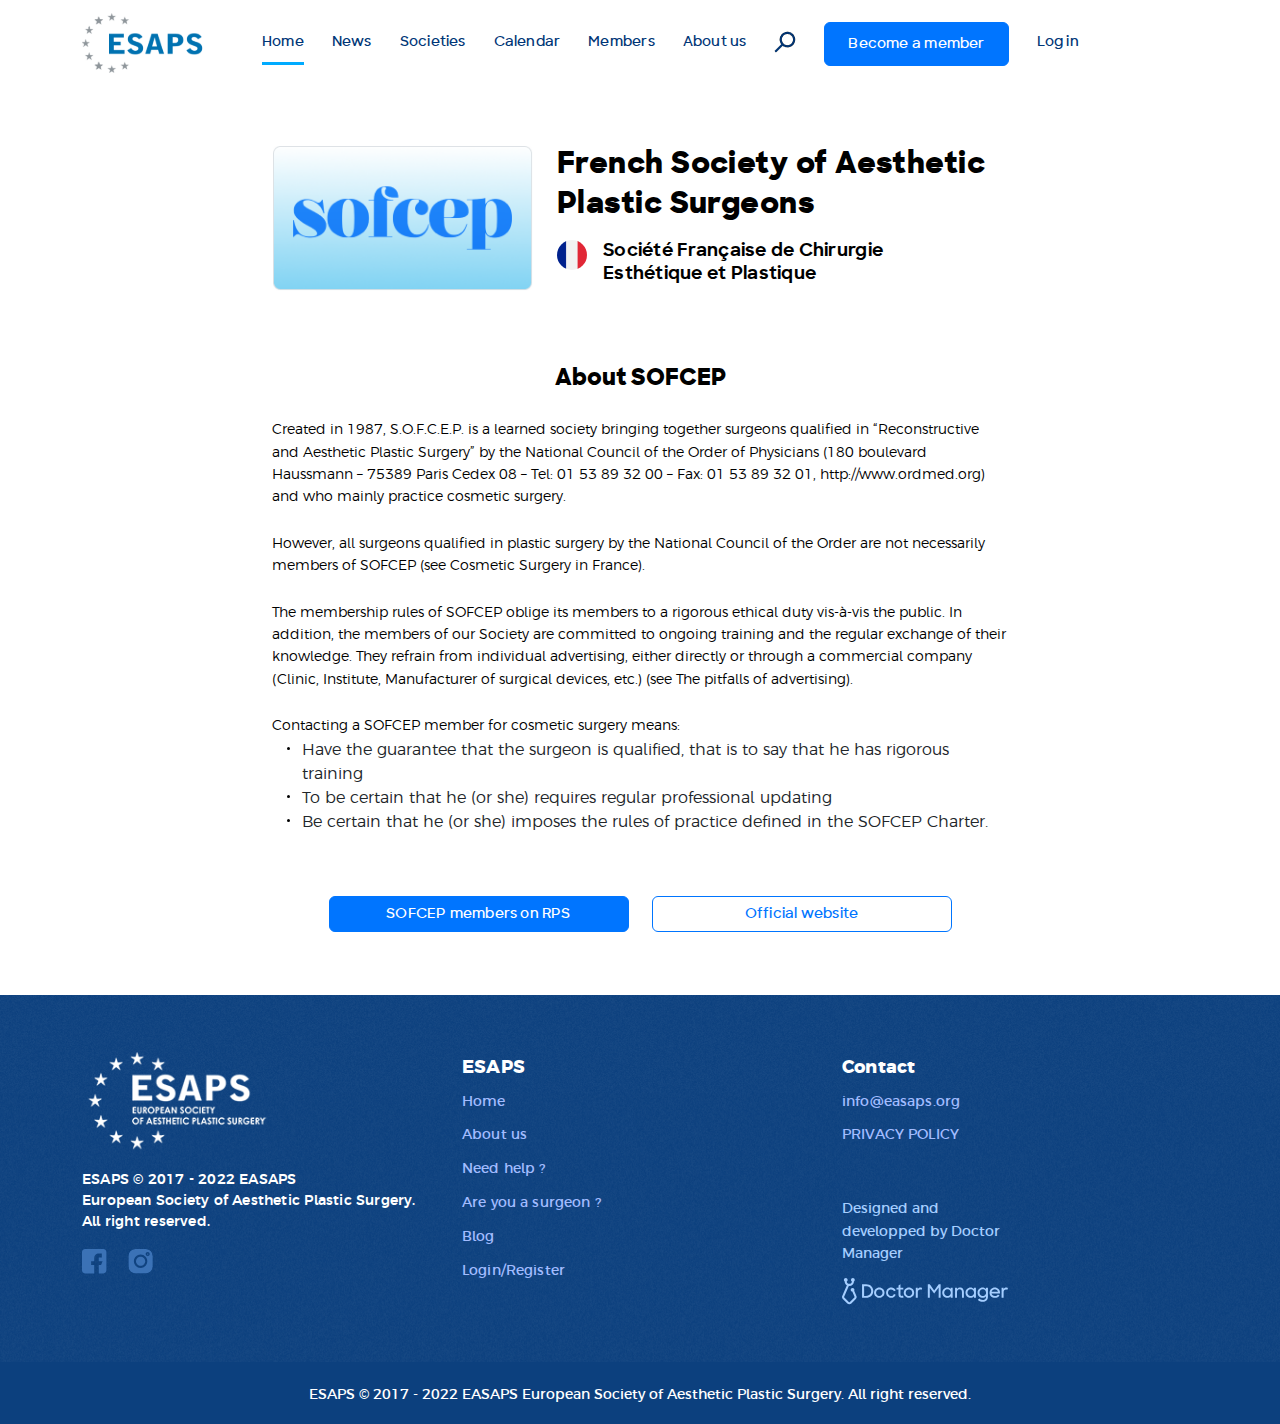
<file: society.html>
<!doctype html>
<html lang="en">

<head>
    <!-- Required meta tags -->
    <meta charset="utf-8">
    <meta name="viewport" content="width=device-width, initial-scale=1">

    <!-- Bootstrap CSS -->
    <link href="css/bootstrap.min.css" rel="stylesheet">
    <link href="css/style.css" rel="stylesheet">
    <link rel="stylesheet" href="css/responsive.css">
    <title>ESAPS</title>
</head>

<body>

    <header class="society">
        <nav class="navbar navbar-expand-lg navbar-light">
            <div class="container">
                <a class="navbar-brand" href="#"><img src="images/societ-logo.svg" class="img-fluid"></a>
                <button class="navbar-toggler" type="button" data-bs-toggle="collapse" data-bs-target="#navbarNav"
                    aria-controls="navbarNav" aria-expanded="false" aria-label="Toggle navigation">
                    <span class="navbar-toggler-icon"></span>
                </button>
                <div class="collapse navbar-collapse" id="navbarNav">
                    <ul class="navbar-nav">
                        <li class="nav-item">
                            <a class="nav-link active" aria-current="page" href="#">Home</a>
                        </li>
                        <li class="nav-item">
                            <a class="nav-link" href="#">News</a>
                        </li>
                        <li class="nav-item">
                            <a class="nav-link" href="#">Societies</a>
                        </li>
                        <li class="nav-item">
                            <a class="nav-link" href="#">Calendar</a>
                        </li>
                        <li class="nav-item">
                            <a class="nav-link" href="#">Members</a>
                        </li>
                        <li class="nav-item">
                            <a class="nav-link" href="#">About us</a>
                        </li>
                        <li class="nav-item">
                            <a class="nav-link" href="#"><img src="images/search-2.png" class="img-fluid"></a>
                        </li>
                        <li class="nav-item">
                            <a class="nav-link btn-member text-white" href="#">Become a member</a>
                        </li>
                        <li class="nav-item">
                            <a class="nav-link" href="#">Log in</a>
                        </li>
                    </ul>
                </div>
            </div>
        </nav>
    </header>
    <!-- ================= sofcape ---------= -->
    <section class="sofcape-sec">
        <div class="container">
            <div class="row justify-content-center ">
                <div class="col-md-3 order-2 order-md-1 mt-4 mt-md-0 text-md-start text-center">
                    <div class="image-holder">
                        <img src="images/sofcep.png" class="img-fluid">
                    </div>
                </div>
                <div class="col-md-5 order-1 order-md-2">
                    <div class="text-box">
                        <h2>French Society of Aesthetic Plastic Surgeons</h2>
                        <ul class="d-flex mt-3">
                            <li><img src="images/flag-13.svg" class="img-fluid"></li>
                            <li class="ms-3">
                                <h4>Société Française de Chirurgie <br> Esthétique et Plastique</h4>
                            </li>
                        </ul>
                    </div>
                </div>
            </div>
            <div class="row justify-content-center mt-5 pt-4">
                <div class="col-md-8">
                    <div class=" text-box">
                        <h3 class="text-center">About SOFCEP</h3>
                        <p class="pt-4">Created in 1987, S.O.F.C.E.P. is a learned society bringing together surgeons
                            qualified in
                            “Reconstructive and Aesthetic Plastic Surgery” by the National Council of the Order of
                            Physicians (180 boulevard Haussmann – 75389 Paris Cedex 08 – Tel: 01 53 89 32 00 – Fax: 01
                            53 89 32 01, http://www.ordmed.org) and who mainly practice cosmetic surgery.</p>

                        <p class="pt-4"> However, all surgeons qualified in plastic surgery by the National Council of
                            the Order are
                            not necessarily members of SOFCEP (see Cosmetic Surgery in France).
                        </p>
                        <p class="pt-4">The membership rules of SOFCEP oblige its members to a rigorous ethical duty
                            vis-à-vis the
                            public. In addition, the members of our Society are committed to ongoing training and the
                            regular exchange of their knowledge. They refrain from individual advertising, either
                            directly or through a commercial company (Clinic, Institute, Manufacturer of surgical
                            devices, etc.) (see The pitfalls of advertising).</p>

                        <p class="pt-4">Contacting a SOFCEP member for cosmetic surgery means:
                        <ul class="list-style">
                            
                            <li> Have the guarantee that the surgeon is qualified, that is to say that he has rigorous
                                training</li>
                            <li> To be certain that he (or she) requires regular professional updating</li>
                            <li> Be certain that he (or she) imposes the rules of practice defined in the SOFCEP
                                Charter.</li>

                        </ul>


                        </p>
                    </div>
                    <ul class="d-flex justify-content-center mt-5 pt-3">
                        <li><a href="#" class="btn btn-primary custom-width">SOFCEP members on RPS</a></li>
                        <li><a href="#" class="btn btn-default custom-width">Official website</a></li>
                    </ul>
                </div>
            </div>
        </div>
    </section>
    <!-- ================= footer ================== -->
    <footer class="footer">
        <div class="container">
            <div class="row">
                <div class="col-md-4">
                    <div class="image-holder">
                        <img src="images/footer-logo.svg" class="img-fluid">
                    </div>
                    <div class="text-box  py-3">
                        <h5 class="text-white">ESAPS © 2017 - 2022 EASAPS</h5>
                        <h5 class="text-white"> European Society of Aesthetic Plastic Surgery. All right reserved.</h5>
                    </div>
                    <a href="#"><img src="images/fb.svg" class="img-fluid fb"></a>
                    <a href="#"><img src="images/IG.svg" class="img-fluid fb ms-3"></a>
                </div>
                <div class="col-md-2 mt-md-0 mt-4">
                    <div class="footer-list">
                        <h5 class="pb-2">ESAPS</h5>
                        <ul class="list-unstyled">
                            <li class="pb-2"> <a href="#">Home</a>
                            </li>
                            <li class="pb-2"> <a href="#">About us
                                </a>
                            </li>
                            <li class="pb-2"> <a href="#">Need help ?
                                </a>
                            </li>
                            <li class="pb-2"> <a href="#">Are you a surgeon ?
                                </a>
                            </li>
                            <li class="pb-2"> <a href="#">Blog
                                </a>
                            </li>
                            <li class="pb-2"> <a href="#">Login/Register
                                </a>
                            </li>
                        </ul>
                    </div>
                </div>
                <div class="col-md-2 offset-md-2  mt-md-0 mt-4">
                    <div class="footer-list">
                        <h5 class="mb-2">Contact</h5>
                        <ul class="list-unstyled">
                            <li class="pb-2"> <a href="mailto:someone@example.com">info@easaps.org</a>
                            </li>
                            <li class="pb-2"> <a href="#">PRIVACY POLICY
                                </a>
                            </li>
                        </ul>
                        <h6>Designed and developped by
                            Doctor Manager</h6>
                        <img src="images/doctor-manager.svg" class="img-fluid">
                    </div>
                </div>
            </div>
        </div>
    </footer>
    <div class="copy-right">
        <div class="container">
            <div class="text-center">
                <p>
                    ESAPS © 2017 - 2022 EASAPS European Society of Aesthetic Plastic Surgery. All right reserved.
                </p>
            </div>
        </div>
    </div>
    <!-- Optional JavaScript; choose one of the two! -->

    <!-- Option 1: Bootstrap Bundle with Popper -->
    <script src="js/bootstrap.bundle.min.js"></script>
    <script src="js/main.js"></script>
</body>

</html>
</file>
<file: css/style.css>
@font-face {
    font-family: 'argentum_sansbold';
    src: url('../font/argentumsans-bold-webfont.woff2') format('woff2'),
        url('../font/argentumsans-bold-webfont.woff') format('woff');
    font-weight: normal;
    font-style: normal;

}

@font-face {
    font-family: 'sharp_sansextrabold';
    src: url('../font/sharpsans-extrabold-webfont.woff2') format('woff2'),
        url('../font/sharpsans-extrabold-webfont.woff') format('woff');
    font-weight: normal;
    font-style: normal;

}



@font-face {
    font-family: 'argentum_sansextrabold';
    src: url('../font/argentumsans-extrabold-webfont.woff2') format('woff2'),
        url('../font/argentumsans-extrabold-webfont.woff') format('woff');
    font-weight: normal;
    font-style: normal;

}




@font-face {
    font-family: 'argentum_sansextralight';
    src: url('../font/argentumsans-extralight-webfont.woff2') format('woff2'),
        url('../font/argentumsans-extralight-webfont.woff') format('woff');
    font-weight: normal;
    font-style: normal;

}




@font-face {
    font-family: 'argentum_sanslight';
    src: url('../font/argentumsans-light-webfont.woff2') format('woff2'),
        url('../font/argentumsans-light-webfont.woff') format('woff');
    font-weight: normal;
    font-style: normal;

}




@font-face {
    font-family: 'argentum_sansmedium';
    src: url('../font/argentumsans-medium-webfont.woff2') format('woff2'),
        url('../font/argentumsans-medium-webfont.woff') format('woff');
    font-weight: normal;
    font-style: normal;

}




@font-face {
    font-family: 'argentum_sansregular';
    src: url('../font/argentumsans-regular-webfont.woff2') format('woff2'),
        url('../font/argentumsans-regular-webfont.woff') format('woff');
    font-weight: normal;
    font-style: normal;

}




@font-face {
    font-family: 'argentum_sanssemibold';
    src: url('../font/argentumsans-semibold-webfont.woff2') format('woff2'),
        url('../font/argentumsans-semibold-webfont.woff') format('woff');
    font-weight: normal;
    font-style: normal;

}




@font-face {
    font-family: 'sharp_sansbold';
    src: url('../font/sharpsans-bold-webfont.woff2') format('woff2'),
        url('../font/sharpsans-bold-webfont.woff') format('woff');
    font-weight: normal;
    font-style: normal;

}




@font-face {
    font-family: 'sharp_sanslight';
    src: url('../font/sharpsans-light-webfont.woff2') format('woff2'),
        url('../font/sharpsans-light-webfont.woff') format('woff');
    font-weight: normal;
    font-style: normal;

}




@font-face {
    font-family: 'sharp_sansmedium';
    src: url('../font/sharpsans-medium-webfont.woff2') format('woff2'),
        url('../font/sharpsans-medium-webfont.woff') format('woff');
    font-weight: normal;
    font-style: normal;

}




@font-face {
    font-family: 'sharp_sansbook';
    src: url('../font/sharpsans-regular-webfont.woff2') format('woff2'),
        url('../font/sharpsans-regular-webfont.woff') format('woff');
    font-weight: normal;
    font-style: normal;

}




@font-face {
    font-family: 'sharp_sanssemibold';
    src: url('../font/sharpsans-semibold-webfont.woff2') format('woff2'),
        url('../font/sharpsans-semibold-webfont.woff') format('woff');
    font-weight: normal;
    font-style: normal;

}

body {
    font-family: 'argentum_sanslight';
    font-weight: normal;
    font-style: normal;
}

a.active,
a:focus,
button:focus,
button.active {
    outline: none;
}

a {
    text-decoration: none;
}

a:focus,
a:hover,
a:active {
    outline: 0;
    box-shadow: none;
}

a:focus,
a:hover {
    text-decoration: none;
}

h1,
h2,
h3,
h4,
h5,
h6 {
    margin: 0;
    padding: 0;
}

a {
    text-decoration: none;
    transition: all 0.5s ease-in-out;
}

a:hover {
    text-decoration: none;
}

ul,
ol {
    padding: 0;
    margin: 0;
    list-style: none;
}

ul li {
    list-style: none;
}

p {
    margin: 0;
    padding: 0;
}

input:focus,
select:focus,
textarea:focus {
    outline: none;
}

img {
    border-style: none;
    display: inline-block;
    max-width: 100%;
    height: auto;
}
.fixed-top{
    background-color: white;
}
.fixed-top .n-img{
    display: none;
}
.fixed-top .d-none{
    display: block !important;
}
.header-bg {
    background-image: url(../images/header-bg.png);
    background-repeat: no-repeat;
    background-size: cover;
    width: 100%;
    background-position: bottom center;
}

#navbarNav .navbar-nav {
    padding-left: 42px;
}

.navbar-toggler {
    background-color: white;
}

.navbar-light .navbar-nav .nav-link.active {
    font-family: 'sharp_sansbold';
    font-weight: normal;
    font-style: normal;
    color: white !important;
    border-bottom: 3px solid #00ABFF;
}

.society .navbar-light .navbar-nav .nav-link.active {
    font-family: 'sharp_sanssemibold';
    font-weight: normal;
    font-style: normal;
    border-bottom: 3px solid #00ABFF;
}

.society .navbar-nav .nav-item .nav-link {
    color: #003677 !important;
    font-family: 'sharp_sanssemibold';
    font-weight: normal;
    font-style: normal;
}

.navbar-nav .nav-item .nav-link {
    color: white;
    font-family: 'sharp_sansbook';
    font-weight: normal;
    font-style: normal;
    margin-right: 33px;
    font-size: 18px;
    line-height: 24px;
    letter-spacing: 0.015em;
    padding-right: 0px;
    padding-left: 0px;
}

.navbar-nav .nav-item .nav-link:hover {
    border-bottom: 3px solid #00ABFF;
    color: white;
}

.society .navbar-nav .nav-item .btn-member {
    background-color: #0075FF;
    color: white !important;
    border: 1px solid #0075FF !important;
}

.btn-member {
    background-color: white;
    font-weight: normal;
    font-size: 18px;
    line-height: 24px;
    font-family: 'sharp_sanssemibold' !important;
    letter-spacing: 0.015em;
    color: #0075FF !important;
    padding: 9px 23px !important;
    border-radius: 6px;
}

.btn-member:hover {
    background-color: #0075FF;
    color: white !important;
    border: none !important;
}

.header-bg .text-box h1 {
    font-family: 'sharp_sansextrabold';
    font-style: normal;

    font-size: 48px;
    line-height: 128.5%;
    letter-spacing: 0.01em;
    color: #FFFFFF;
    padding: 145px 0px 231px 0px;
    position: relative;
}

.header-bg .text-box h1::after {
    content: '';
    background-image: url(../images/star.svg);
    height: 414px;
    width: 368px;
    position: absolute;
    top: 3px;
    left: 50%;
    transform: translate(-50%, 0);
    right: 0;
    background-repeat: no-repeat;
}

.news-row {
    background-color: white;
    border-radius: 6px;
    padding: 65px 97px 100px 97px;
    margin-top: -38px;
}

.news-sec h2 {
    padding-bottom: 25px;
}

h2 {

    font-size: 32px;
    font-family: 'sharp_sansextrabold';
    font-style: normal;
    line-height: 42px;
    letter-spacing: 0.015em;
    color: #000000;
}

#fb:hover {
    fill: white;
}

.news-sec .image-holder {
    padding: 0px 0px 25px 0px;
}

.text-box h5 {

    font-size: 14px;
    line-height: 150.5%;
    letter-spacing: 0.015em;
    color: #707686;
    font-family: 'argentum_sansmedium';
    font-weight: normal;
    font-style: normal;
}

.text-box h3 {
    font-weight: normal;
    font-size: 26px;
    line-height: 130.5%;
    font-family: 'sharp_sansextrabold';
    font-style: normal;
    color: #000000;
}

.text-box p {
    font-size: 14px;
    line-height: 160%;
    color: #000000;
}

.paragrapgh-space {
    padding: 32px 0px 52px 0px;
}

.btn-primary {
    background: #0075FF;
    border-radius: 6px;
    font-size: 14px;
    line-height: 18px;
    letter-spacing: 0.015em;
    color: #FFFFFF;
    font-family: 'sharp_sanssemibold';
    font-weight: normal;
    font-style: normal;
    padding: 8px 20px;
    border: 1px solid #0075FF;
}

.team-sec {
    margin-top: 60px;
}

.commitee-list {
    min-height: 230px;
}

.commite-sec .card-body {
    padding: 21px 31px 30px 31px;
    background-color: #EDEFF1;
    border: 1px solid #EDEFF1;
    border-radius: 0px 0px 8px 8px;
}

.btn-primary:hover {
    color: #0075FF;
    background-color: white;
    border: 1px solid #0075FF;
}

.btn-default {
    background-color: transparent;
    border: 1px solid #0075FF;
    border-radius: 6px;
    font-family: 'sharp_sanssemibold';
    font-weight: normal;
    font-style: normal;
    font-size: 14px;
    line-height: 18px;
    letter-spacing: 0.015em;
    padding: 8px 20px;
    color: #0075FF;
    margin-left: 23px;
}

.btn-default:hover {
    background-color: #0075FF;
    border: 1px solid #0075FF;
    color: white;
}

.btn-list {
    margin-top: 35px;
}

.news-col {
    border-right: 1px solid #D0D7DD;
    padding-right: 39px;
}

.text-box h4 {

    font-size: 20px;
    line-height: 130%;
    letter-spacing: 0.015em;
    color: #000000;
    font-family: 'sharp_sansbold';
    font-style: normal;
}

.team-card h2 {

    font-size: 19px;
    line-height: 22px;
    letter-spacing: 0.01em;
    color: #000000;
    font-family: 'argentum_sanssemibold';
    font-style: normal;
}

.tranding-sec .text-box .image-holder {
    max-width: 120px;
    width: 100%;
}

.tranding-sec .text-box .image-holder img {
    height: 100%;
    object-fit: cover;
}

.tranding-sec .box h4 {
    min-height: 86px;
}

.news-col-2 {
    padding-left: 38px;
}

.news-col-2 .text-box {
    margin-left: 20px;
}

.text-box {
    border-radius: 8px;
}

.tranding-sec .box {
    padding: 12px 26px 10px 28px;
    flex: 1;
    width: 100%;

}

.text-box h6 {

    font-size: 12px;
    line-height: 150.5%;
    font-family: 'argentum_sansmedium';
    font-weight: normal;
    font-style: normal;
    letter-spacing: 0.015em;
    color: #707686;
}

.news-sec .text-box h6 span {
    font-weight: 300;
}

.webinar-sec {
    padding-top: 32px;
}

.event-sec .text-box h5 {
    padding: 20px 0px 14px 0px;
}

.event-sec .text-box h6 {
    padding: 14px 0px 0px 0px;
}

.esaps-sec {
    padding: 100px 0px 110px 0px;
}

.esaps-sec h2 {
    padding-bottom: 20px;
}
.paragrapgh-size p{
    font-size: 18px;
}

.force-sec .text-box h2 {
    padding-bottom: 13px;
}

.force-sec #force-para .text-box p {
    max-width: 430px;
}

.force-sec #force-para .text-box h4 {
    padding: 24px 0px;
}

#force-para {
    padding-top: 60px;
}

.member-sec {
    margin-top: 141px;
}

.member-sec .text-box {
    margin-top: 36px;
}

.member-sec .text-box h1 {
    font-style: normal;

    font-size: 48px;
    line-height: 128.5%;
    letter-spacing: 0.01em;
    color: #0075FF;
    font-family: 'sharp_sansextrabold';
    font-style: normal;
}

.member-card {
    background-image: url(../images/bg-img.png);
    background-repeat: no-repeat;
    background-size: 100% 100% !important;
    padding: 50px 40px;
    border-radius: 0px;
    height: 502px;
    margin-top: 47px;
}

.member-card-2 {
    background-image: url(../images/bg-img2.png);
    background-repeat: no-repeat;
    background-size: 100% 100% !important;
    padding: 50px 40px;
    border-radius: 0px;
    height: 502px;
    margin-top: 47px;
}

.member-card-3 {
    background-image: url(../images/bg-img3.png);
    background-repeat: no-repeat;
    background-size: 100% 100% !important;
    padding: 50px 40px;
    height: 502px;
    border-radius: 0px;
    margin-top: 47px;
}

.member-sec .card p {
    padding-top: 13px;
}

.member-sec ul {
    margin-top: 53px;
}

.esaps-para {

    font-size: 14px;
    line-height: 16px;
    letter-spacing: 0.015em;
    font-family: 'argentum_sansmedium';
    font-weight: normal;
    font-style: normal;
    color: #0075FF;
}

.dear-paragraph {
    padding: 13px 0px 34px 0px;
}

.btn-expand {
    font-weight: 300;
    font-size: 16px;
    line-height: 19px;
    letter-spacing: 0.015em;
    color: #0075FF;
    padding: 12px 0px 0px 0px;
}

.btn:focus {
    box-shadow: none;
}

.president-sec {
    margin: 141px 0px 141px 0px;
}

.vedios-sec .card {
    margin: 29px 0px 31px 0px;
}

#mentor-logo {
    margin-top: 29px;
}

#seperate {
    border-right: 1px solid #D0D7DD;
    border-left: 1px solid #D0D7DD;
}

.sponser-sec #sponser {
    margin: 105px 0px 66px 0px;
}

.footer {
    background-image: url(../images/footer.png);
    padding: 57px 0px;
    margin-top: 63px;
}

.footer .footer-list h5 {

    font-size: 18px;
    line-height: 150%;
    font-family: 'argentum_sansbold';
    font-style: normal;
    letter-spacing: 0.01em;
    color: #FFFFFF;
}

.footer ul li a {

    font-size: 14px;
    line-height: 170%;
    letter-spacing: 0.01em;
    color: #A2BCFF;
    font-family: 'argentum_sansregular';
    font-style: normal;
}

.footer ul li a:hover {
    color: white;
}

.footer .footer-list h6 {

    font-size: 14px;
    line-height: 160%;
    font-family: 'argentum_sansregular';
    font-style: normal;
    color: #A5CEFF;
    padding: 42px 0px 13px 0px;
}

.copy-right {
    background-color: #0C407E;
    padding: 20px 0px;
}

.copy-right p {
    font-family: 'argentum_sansregular';
    font-style: normal;
    font-size: 14px;
    line-height: 160%;
    color: #FFFFFF;
}
.news-sec .text-box h3 {
    padding: 30px 0px 36px 0px;
}

.login-heading {
    padding: 88px 0px 35px 0px;
}

.lable {
    font-size: 14px;
    line-height: 150%;
    color: #000000;
}

.login-form .input-group-text {
    background-color: transparent;
    border-right: none;
    border-radius: 0.25rem;
}

#scroll-bar form {
    max-width: 370px;
}

.login-form .input-group-text::placeholder {
    color: #B6BEC5 !important;
    font-family: 'argentum_sansextralight';
    font-weight: normal;
    font-style: normal;
}

.form-control:focus {
    border-color: #DCE1E5;
    box-shadow: none;
}

.form-input {
    border-left: none !important;
    font-size: 18px;
    height: 41.22px;
    padding: 0px;
    line-height: 150%;
    border: 1.5px solid #DCE1E5;
}

.password {
    font-weight: 300;
    font-size: 14px;
    line-height: 140%;
    color: #0075FF;
}

#login-form form {
    max-width: 370px;
}

.form {
    padding: 141px 0px 0px 0px;
}

#login {
    margin: 35px 0px 55px 0px;
}

.register {
    margin: 35px 0px 49px 0px;
}

.login-form .image-holder img {
    height: 100vh;
    width: 100%;
    object-fit: cover;
}

.login-form .form {
    height: 100vh;
    overflow-y: scroll;
}

::-webkit-scrollbar {
    display: none;
}

.societ {
    background-image: url(../images/societ-bg.png);
    background-repeat: no-repeat;
    background-size: cover;
    width: 100%;
    background-position: bottom center;
}

.societ .text-box h1 {
    font-weight: normal;
    font-size: 40px;
    line-height: 117%;
    letter-spacing: 0.015em;
    color: white;
    font-family: 'sharp_sansextrabold';
    font-style: normal;
    padding: 38px 0px 115px 0px;
}

.society .navbar-nav .nav-item .btn-member:hover {
    border: 1px solid #0075FF !important;
    color: #0075FF !important;
    background-color: transparent;
}

.map .text-box h6 {

    font-size: 18px;
    line-height: 150%;
    color: #000000;
    font-family: 'argentum_sansmedium';
    font-weight: normal;
    font-style: normal;
}

.map .text-box p {
    font-weight: 300;
    font-size: 18px;
    line-height: 150%;
    color: #000000;
    font-family: 'argentum_sanslight';
    font-style: normal;
}

.map .text-box a {
    color: #0864B2;
}

.accordion-item {
    border: none;
}

#accordion {
    border-top: 1px solid #EDF3F7;
}

.accordion-button:not(.collapsed) {
    color: #0c63e4;
    background-color: transparent;
    box-shadow: none;
}

.accordion-button:focus {
    border-color: transparent;
    box-shadow: none;
}

.accordion-button::after {
    background-image: url(../images/dropdown.svg);
}

.accordion-button:not(.collapsed)::after {
    background-image: url(../images/collapse.svg);
    transform: rotate(-0deg);
}

.search-bar .input-group {
    background-color: white;
    box-shadow: 0px 4px 26px rgba(0, 0, 0, 0.16);
    border-radius: 8px;
    margin-top: -25px;
    margin-bottom: 47px;
}

.search-bar #basic-addon1 {
    background-color: transparent;
    border: none;
    padding: 19px 0px 19px 25px;
}


.search-bar #basic-addon2 {
    background-color: transparent;
    border: none;
}

.search-bar form {
    max-width: 570px;
}

.search-bar .form-control {
    border: none;
    padding: 19px 0px 19px 19px;
}

.male {
    position: absolute;
    right: 10px;
    bottom: 0;
}

.member .box .image-holder {
    position: relative;
    display: inline-block;
}

.image-border {
    border: 4px solid white;
    border-radius: 50%;
    width: 150px;
    height: 150px;
}

.search-bar .form-select {
    border: none;
    padding: 0.375rem 2.25rem 0.375rem 12px;
    font-size: 18px;
    line-height: 150%;
    color: #464C51;
    font-family: 'argentum_sansregular';
    font-style: normal;
    cursor: pointer;
}

.form-select:focus {
    border-color: transparent;
    box-shadow: none;
}

.accordion-sec .accordion-button {
    font-size: 18px;
    line-height: 150%;
    font-weight: 300;
    color: #000000;
    font-family: 'argentum_sanslight';
    font-style: normal;
    padding: 12px 0px;
}

.accordion-box h6 {
    font-family: 'argentum_sansbold';
    font-style: normal;
    font-size: 13px;
    line-height: 139%;
    letter-spacing: 0.01em;
    color: #707686;

}

.accordion-box h2 {
    font-size: 16px;
    line-height: 125.5%;
    font-family: 'sharp_sansbold';
    font-style: normal;
    color: #000000;
}

.map {
    position: relative;
}

.map iframe {
    height: 844px;
}

.map-box .image-holder img {
    background-color: #EDEDEE;
    width: 20px;
    height: 20px;
    padding: 6px;
    border-radius: 6px;
}

.map-box {
    max-width: 325px;
    padding: 20px 20px 25px 20px;
    background: #FFFFFF;
    box-shadow: 0px 4px 26px rgb(0 0 0 / 16%);
    border-radius: 8px;
    position: absolute;
    bottom: 180px;
    left: 50%;
    transform: translate(-50%, 0%);
}

.accordion-box p {

    font-size: 10px;
    line-height: 125.5%;
    color: #707686;
    font-family: 'argentum_sansmedium';
    font-weight: normal;
    font-style: normal;
}

.btn-more {
    font-size: 10px;
    line-height: 125.5%;
}

#affiliate {
    margin: 152px 0px 94px 0px;
}

.sofcape-sec .text-box .list-style li {
    margin-left: 30px;
    position: relative;
}
.sofcape-sec .text-box .list-style ::after {
    content: '';
    background-color: #000000;
    width: 3px;
    height: 3px;
    border-radius: 50%;
    position: absolute;
    left: -15px;
    top: 11px;
}

.sofcape-sec {
    margin-top: 56px;
}

.sofcape-sec .custom-width {
    width: 300px;
}

.webinars-sec {
    margin: 17px 0px 71px 0px;
}

#webinar-box h3 {

    font-size: 40px;
    line-height: 113.5%;
    color: #000000;
}

#webinar-box .text-box p {
    font-size: 18px;
}

.webinars-sec .text-box h5 {
    font-weight: 300;
    font-family: 'argentum_sanslight';
    font-style: normal;
}

.categories {
    margin-bottom: 79px;
}

.tranding-sec .text-box h3 {
    font-weight: normal;
    font-family: 'sharp_sansbold';
    font-style: normal;
}

.tranding-sec .text-box p {
    color: #707686;
}

.team-card .text-box h5 {
    font-family: 'argentum_sanslight';
    font-style: normal;
    margin-top: 31px;
}

.executive-sec .team-card {
    background-color: white;
    position: relative;
    z-index: -1;
    border: 1px solid #EDEFF1;
    border-radius: 8px;
}

.executive-sec .team-card .card-body {
    padding: 27px 30px;
}

.executive-sec .team-card::after {
    content: '';
    position: absolute;
    background-color: #EDEFF1;
    height: 50%;
    width: 100%;
    z-index: -1;
}

.tranding-sec {
    background-color: #F0F0F3;
    padding: 78px 0px 84px 0px;
    margin-bottom: 80px;
}

.categories .blog-sec .text-box p {
    color: #636363;
    padding: 19px 0px 29px 0px;
}

.categories .blog-sec .text-box h6 {
    padding: 29px 0px 11px 0px;
}

.categories .text-box h3 {
    font-size: 18px;
    font-family: 'sharp_sansbold';
    font-style: normal;
    font-weight: normal;
}

.categories .image-holder {
    height: 213px;
}


.categories .image-holder img {
    height: 100%;
    object-fit: cover;
    border-radius: 8px;
}

.spacer {
    border-bottom: 1px solid #EDF3F7;
}

.categories .text-box ul li {
    font-size: 14px;
    line-height: 140%;
    color: #0075FF;
    padding-top: 7px;
}

.categories .text-box ul {
    margin-bottom: 41px;
}

.btn-secondary {
    font-size: 10px;
    line-height: 13px;
    letter-spacing: 0.015em;
    color: #FFFFFF;
    font-family: 'sharp_sanssemibold';
    font-weight: normal;
    font-style: normal;
    background: #0075FF;
    border-radius: 6px;
    padding: 3px 5px;
    margin-top: 8px;
}

.commitee-list p {
    font-size: 14px;
}

.btn-secondary:hover {
    background-color: transparent;
    color: #0075FF;
    border: 1px solid #0075FF;
}

.buttons {
    max-width: 270px;
    margin-top: 14px;
}

.member h3 {
    font-size: 18px;
}

.member .input-group {
    width: fit-content;
}

.member .form-select {
    padding-top: 0px;
    padding-bottom: 0px;
    border: none;
    font-size: 18px;
    color: #0075FF;
}

.member .card-body {
    padding: 30px 26px 26px 25px;
}

.member .box {
    position: relative;
    border: 1px solid #EDEFF1;
    border-radius: 8px;
    z-index: 1;
}

.member .box::after {
    content: '';
    position: absolute;
    background: #EDEFF1;
    height: 90px;
    width: 100%;
    z-index: -1;
}

.space {
    margin-top: 30px;
}

.member .page-link {
    font-family: 'argentum_sansmedium';
    font-weight: normal;
    font-style: normal;
    color: #0864B2;
    border: none;

}

.member .page-opacity {
    opacity: 0.6;
}

.member .pagination {
    margin-top: 43px;
}

.page-item.active .page-link {
    border-radius: 6px;
    color: black;
    background-color: transparent;
    border: 1.5px solid #0864B2;
}

.fb:hover {
    filter: brightness(100);
}

.page-link:hover {
    background-color: transparent;
}

.executive-sec {
    margin: 53px 0px 78px 0px;
}

.divider {
    border-left: 1px solid #C7D1DA;
}

.commite-sec .card-heading .team-card {
    background: #DCE1E5;
    border-radius: 8px 8px 0px 0px;
    padding: 20px 31px;
    min-height: 90px;
}

.categories .categories-space h4 {
    min-height: 80px;
    padding: 24px 0px 3px 0px;
}

.categories .blog-sec .text-box h4 {
    min-height: 35px;
}

.categories .categories-space h6 {
    padding: 22px 0px 0px 0px;
}

.road__item {
    margin-bottom: 30px;
    padding-left: 40px;
    position: relative;
}

.road__item:before {
    background-color: white;
    border: 4px solid #0075FF;
    border-radius: 50%;
    height: 26px;
    content: '';
    left: 0;
    position: absolute;
    top: 2px;
    width: 26px;
    z-index: 1;
}

.funnel {
    border: 1px solid black;
    padding: 5px;
    display: none;
    text-align: center;
    width: 40px;
}

.road__item-title {
    color: #000000;
    font-size: 14px;

    margin-bottom: 10px;
}

.road__item:after {
    border-left: 4px solid #0075FF;
    content: "";
    height: calc(100% + 60px);
    left: 11px;
    position: absolute;
    top: 2px;
    width: 1px;
}

.line::after {
    content: none;
}

.road__item-content .text-box p {
    padding: 17px 0px 7px 0px;
}

.road__item-content .text-box h3 {
    min-height: 68px;
}

.event-sec {
    margin-top: 6px;
}

.road_item_space {
    margin-top: 58px;
}
</file>
<file: css/responsive.css>
@media (max-width:1600px){
    .form {
        padding: 66px 0px 0px 0px;
    }
}
@media (max-width:1400px) {
    .navbar-nav .nav-item .nav-link {
        margin-right: 28px;
        font-size: 14px;
    }
 
    .login-heading {
        padding: 53px 0px 30px 0px;
    }
    .header-bg .text-box h1 {
        font-size: 43px;
        line-height: 120.5%;
    }
    .register {
        margin: 25px 0px 33px 0px;
    }
    #login {
        margin: 20px 0px 26px 0px;
    }    

    h2 {
        font-size: 30px;
        line-height: 40px;
    }

    .btn-member {
        font-size: 14px;
    }

    .text-box h4 {
        font-size: 18px;
        line-height: 125%;
    }

    .text-box h3 {
        font-size: 23px;
        line-height: 128.5%;
    }

    .member-sec .text-box h1 {
        font-size: 46px;
        line-height: 128.5%;
    }
}

@media (max-width:1199px) {
    .navbar-nav .nav-item .nav-link {
        margin-right: 22px;
        font-size: 11px;
    }

    .header-bg .text-box h1 {
        font-size: 38px;
        line-height: 117.5%;
    }
    .team-card h2 {
        font-size: 18px;
    }
    .footer ul li a {
        font-size: 13px;
    }

    .footer .footer-list h6 {
        font-size: 13px;
    }

    .copy-right p {
        font-size: 12px;
    }
    .paragrapgh-size p{
        font-size: 16px;
    }
    .footer .footer-list h5 {
        font-size: 16px;
    }

    h2 {
        font-size: 28px;
        line-height: 36px;
    }

    br {
        display: none;
    }

    .text-box h4 {
        font-size: 17px;
        line-height: 120%;
    }

    .text-box h3 {
        font-size: 18px;
        line-height: 128.5%;
    }

    .text-box p {
        font-size: 13px;
        line-height: 140%;
    }

    .news-col {
        padding-right: 16px;
    }

    .text-box h6 {
        font-size: 10px;
    }

    .text-box h5 {
        font-size: 12px;
        line-height: 150.5%;
    }

    .member-sec .text-box h1 {
        font-size: 44px;
        line-height: 128.5%;
    }
}

@media (max-width:1199px) {
    .executive-sec .team-card h2 {
        font-size: 15px;
    }

    .news-col-2 {
        padding-left: 16px;
    }

    h2 {
        font-size: 25px;
        line-height: 36px;
    }

    .esaps-para {
        font-size: 12px;
        line-height: 10px;
    }

    .text-box h4 {
        font-size: 15px;
    }

    .member .text-box .size {
        min-height: 86px;
    }

    .header-bg .text-box h1 {
        font-size: 29px;
        line-height: 117.5%;
    }
}

@media (max-width:994px) {
    .btn-member{
        max-width: 222px;
    }
    .header-bg .text-box h1::after {
       max-width: 100%;
        background-size: 60%;
        background-position: center center;
    }
    .team-card h2 {
        font-size: 16px;
        line-height: 15px;
    }

    .navbar-collapse {
        position: absolute;
        top: 75px;
        width: 100%;
        left: 0px;
        padding: 0px 30px;
        background: #124581;
        margin-top: 10px;
        z-index: 99;
    }

    .executive-sec {
        margin: 53px 0px 49px 0px;
    }

    .funnel {
        display: block;
    }

    h2 {
        font-size: 20px;
    }

    .sofcape-sec .custom-width {
        width: 234px;
    }

    .member-sec .text-box h1 {
        font-size: 38px;
    }

    .text-box h4 {
        font-size: 15px;
    }

    #webinar-box h3 {
        font-size: 32px;
    }

    .member-card-3 {
        margin-top: 0px;
    }

    #navbarNav .navbar-nav {
        padding-left: 0px;
    }

    .news-row {
        margin-top: -22px;
    }

    .societ .text-box h1 {
        font-size: 36px;
    }

    .news-col {
        border-right: none;
    }

    .search-bar .input-group {
        margin-bottom: 25px;
    }

    .tranding-sec {
        padding: 48px 0px 64px 0px;
        margin-bottom: 36px;
    }

    .categories {
        margin-bottom: 31px;
    }
}

@media (min-width: 1200px) {
    .road__item {
        margin-bottom: 50px;
    }
}

@media (min-width: 992px) {
    .road__item {
        padding-left: 106px;
    }

    .road__item-title {
        left: -230px;
        position: absolute;
        text-align: right;
        top: -1px;
        width: 200px;
    }

}

@media (min-width: 768px) {
    .road__item {
        padding-left: 80px;
    }

}

@media (max-width:768px) {
    .text-box h3 {
        font-size: 16px;
    }
    .map iframe{
        height:544px;
    }

    .categories .categories-space h4 {
        min-height: 46px;
    }
    .sofcape-sec .custom-width {
        width: 100%;
    }

    #webinar-box h3 {
        font-size: 28px;
    }

    .map .text-box p {
        font-size: 15px;
    }

    .sofcape-sec {
        margin-top: 24px;
    }

    .accordion-sec .accordion-button {
        font-size: 16px;

    }

    .societ .text-box h1 {
        font-size: 33px;
    }

    .team-box {
        padding-top: 20px;
    }

    .executive-sec .team-card::after {
        height: 30%;
    }

    .map .text-box h6 {
        font-size: 14px;
    }

    .news-sec .text-box h3 {
        padding: 20px 0px 26px 0px;
    }

    .paragrapgh-space {
        padding: 16px 0px 21px 0px;
    }

    .btn-list {
        margin-top: 20px;
    }

    .text-box h4 {
        font-size: 15px;
    }

    .news-row {
        padding: 55px 0px 37px 0px;
    }

    .header-bg .text-box h1::after {
        top: -32px;
    }

    .esaps-sec {
        padding: 63px 0px 63px 0px;
    }

    .force-sec #force-para .text-box p {
        max-width: 100%;
    }

    #force-para {
        padding-top: 30px;
    }

    .member-sec {
        margin-top: 45px;
    }

    h2 {
        font-size: 17px;
    }

    .member-sec .text-box h1 {
        font-size: 34px;
    }

    .member-card {
        padding: 28px 40px;
        height: 100%;
    }

    .member-card-2 {
        height: 100%;
    }

    .member-card-3 {
        height: 100%;
    }

    .member-sec .text-box {
        margin-top: 29px;
    }

    .president-sec {
        margin: 45px 0px 45px 0px;
    }

    .btn-primary {
        font-size: 11px;
        padding: 6px 18px;
    }

    .dear-paragraph {
        padding: 8px 0px 24px 0px;
    }

    .btn-default {
        font-size: 11px;
        padding: 6px 18px;
    }

    .sponser-sec #sponser {
        margin: 42px 0px 35px 0px;
    }

    #seperate {
        border-top: 1px solid #D0D7DD;
        border-bottom: 1px solid #D0D7DD;
        border-right: none;
        border-left: none;
    }

    .header-bg .text-box h1 {
        font-size: 25px;
        line-height: 117.5%;
    }

    .member-sec ul {
        margin-top: 40px;
    }

    .footer .footer-list h5 {
        font-size: 13px;
    }

    .member .form-select {
        font-size: 14px;
    }

    .member h3 {
        font-size: 15px;
    }

    .road__item-content .text-box h3 {
        min-height: 21px;
    }

    .road_item_space {
        margin-top: 30px;
    }

    .road__item:after {
        height: calc(100% + 48px);
        top: 3px;
    }

    .search-bar .form-select {
        font-size: 14px;
    }

    .societ .text-box h1 {
        padding: 38px 0px 71px 0px;
    }

    .team-sec {
        margin-top: 35px;
    }

    .team-card h2 {
        font-size: 16px;
        line-height: 22px;
    }

    .webinars-sec {
        margin: 17px 0px 39px 0px;
    }
    .executive-sec .team-card h2 {
        line-height: 24px;
    }
    .esaps-para {
        line-height: 14px;
    }
    #scroll-bar form {
        max-width: 100%;
    }
    .road__item:before {
        border: 2px solid #0075FF;
        height: 20px;
        width: 20px;
    }
    .road__item:after {
        border-left: 2px solid #0075FF;
        left: 9px;
    }
    .paragrapgh-size p{
        font-size: 14px;
    }
    .categories .categories-space h4 {
        min-height: 70px;
    }
    
}
@media (max-width:576px) {
    .search-bar #basic-addon1 {
       display: none;
    }  
    .search-bar .form-control {
        border-radius:6px !important;
    }
    .map-box {
        max-width: 100%;
        width: 80%;
    }

}
</file>
